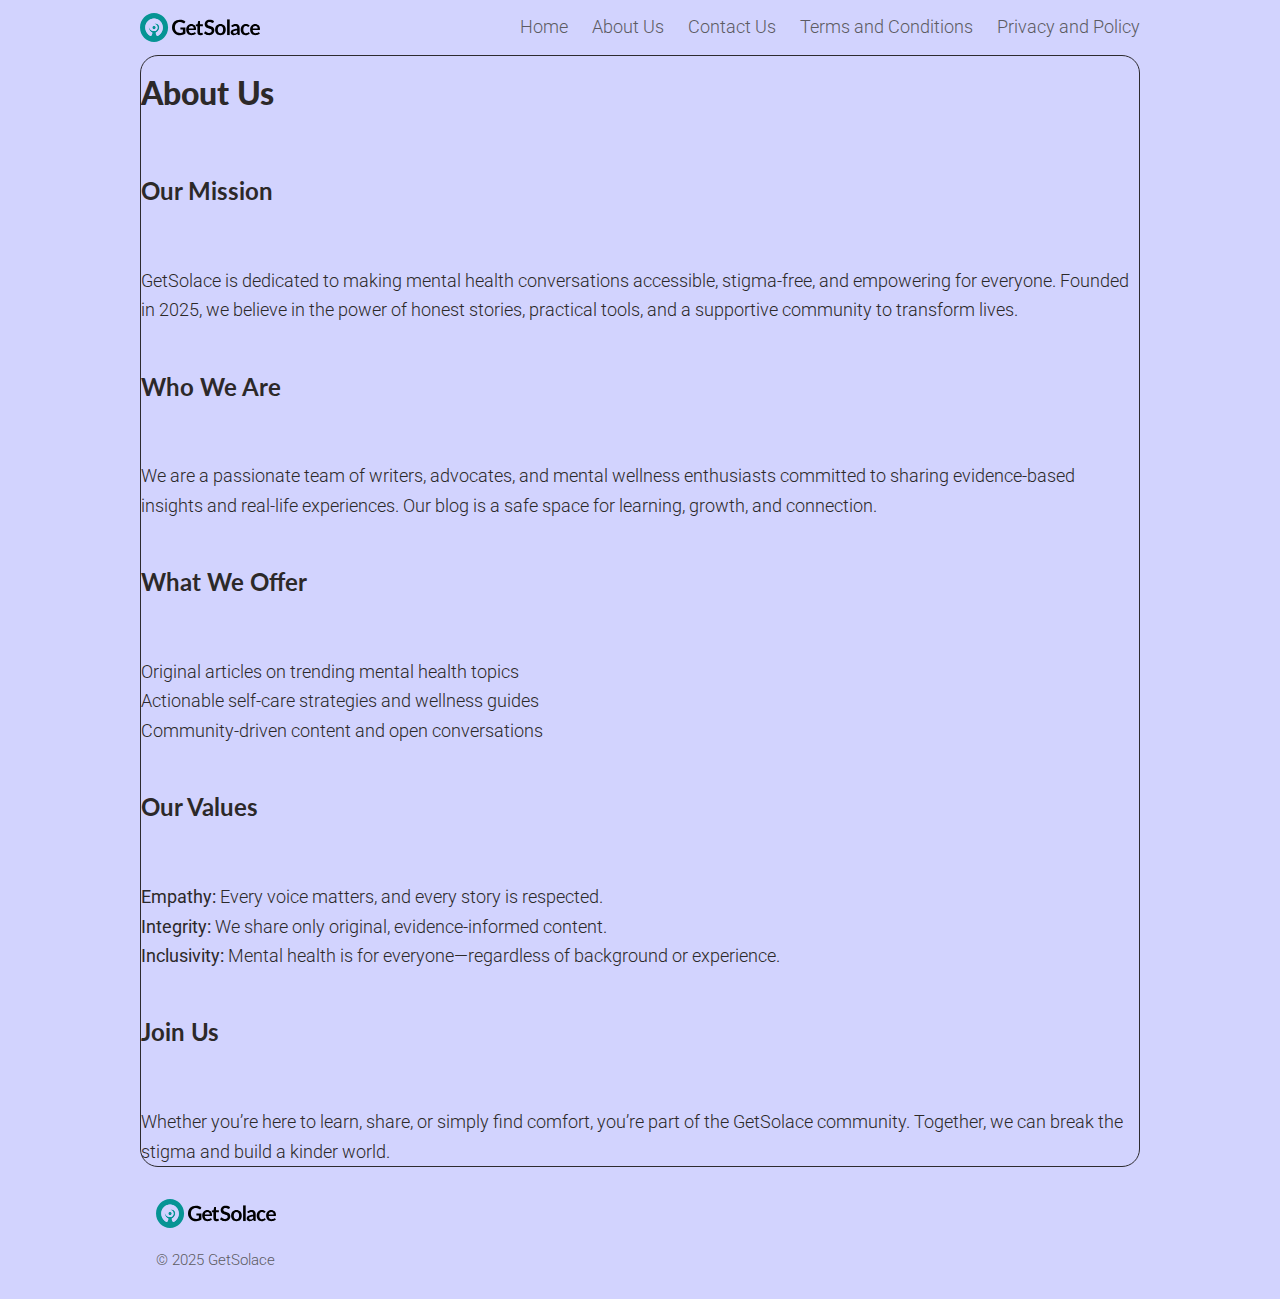
<file: about.html>
<!DOCTYPE html>
<html lang="en">
  <head>
    <meta charset="UTF-8" />
    <meta name="viewport" content="width=device-width, initial-scale=1.0" />
    <title>About Us | GetSolace</title>
    <link rel="stylesheet" href="style.css" />
    <link rel="stylesheet" href="https://cdnjs.cloudflare.com/ajax/libs/font-awesome/4.7.0/css/font-awesome.min.css">
    <script src="main.js" defer></script>
  </head>
  <body>
    <header>
      <nav>
        <div class="header__brand">
          <div class="header__logo font-secondary">
            <img src="img/logo.svg" alt="logo">
          </div>
        </div>
        <ul class="header__nav" id="navMenu" aria-hidden="true">
            <li class="header__nav-item"><a href="index.html" class="font-grey font-size-medium">Home</a></li>
            <li class="header__nav-item"><a href="about.html" class="font-grey font-size-medium">About Us</a></li>
            <li class="header__nav-item"><a href="contact.html" class="font-grey font-size-medium">Contact Us</a></li>
            <li class="header__nav-item"><a href="terms.html" class="font-grey font-size-medium">Terms and Conditions</a></li>
            <li class="header__nav-item"><a href="privacy.html" class="font-grey font-size-medium">Privacy and Policy</a></li>
        </ul>
      </nav>
    </header>
    <main>
      <section id="about" class="features">
        <article class="features__card blog__post">
          <h2>About Us</h2>
          <h3>Our Mission</h3>
          <p>
            GetSolace is dedicated to making mental health conversations accessible, stigma-free, and empowering for everyone. Founded in 2025, we believe in the power of honest stories, practical tools, and a supportive community to transform lives.
          </p>
          <h3>Who We Are</h3>
          <p>
            We are a passionate team of writers, advocates, and mental wellness enthusiasts committed to sharing evidence-based insights and real-life experiences. Our blog is a safe space for learning, growth, and connection.
          </p>
          <h3>What We Offer</h3>
          <ul>
            <li>Original articles on trending mental health topics</li>
            <li>Actionable self-care strategies and wellness guides</li>
            <li>Community-driven content and open conversations</li>
          </ul>
          <h3>Our Values</h3>
          <ul>
            <li><strong>Empathy:</strong> Every voice matters, and every story is respected.</li>
            <li><strong>Integrity:</strong> We share only original, evidence-informed content.</li>
            <li><strong>Inclusivity:</strong> Mental health is for everyone—regardless of background or experience.</li>
          </ul>
          <h3>Join Us</h3>
          <p>
            Whether you’re here to learn, share, or simply find comfort, you’re part of the GetSolace community. Together, we can break the stigma and build a kinder world.
          </p>
        </article>
      </section>
    </main>
    <footer>
      <div class="footer__container">
        <div class="footer__content">
          <div class="footer__socials">
            <div class="header__brand">
              <div class="header__logo font-secondary">
                <img src="img/logo.svg" alt="logo">
              </div>
            </div>
            <p class="font-size-small font-grey">
              <small>&copy; 2025 GetSolace</small>
            </p>
          </div>
        </div>
      </div>
    </footer>
  </body>
</html>
</file>
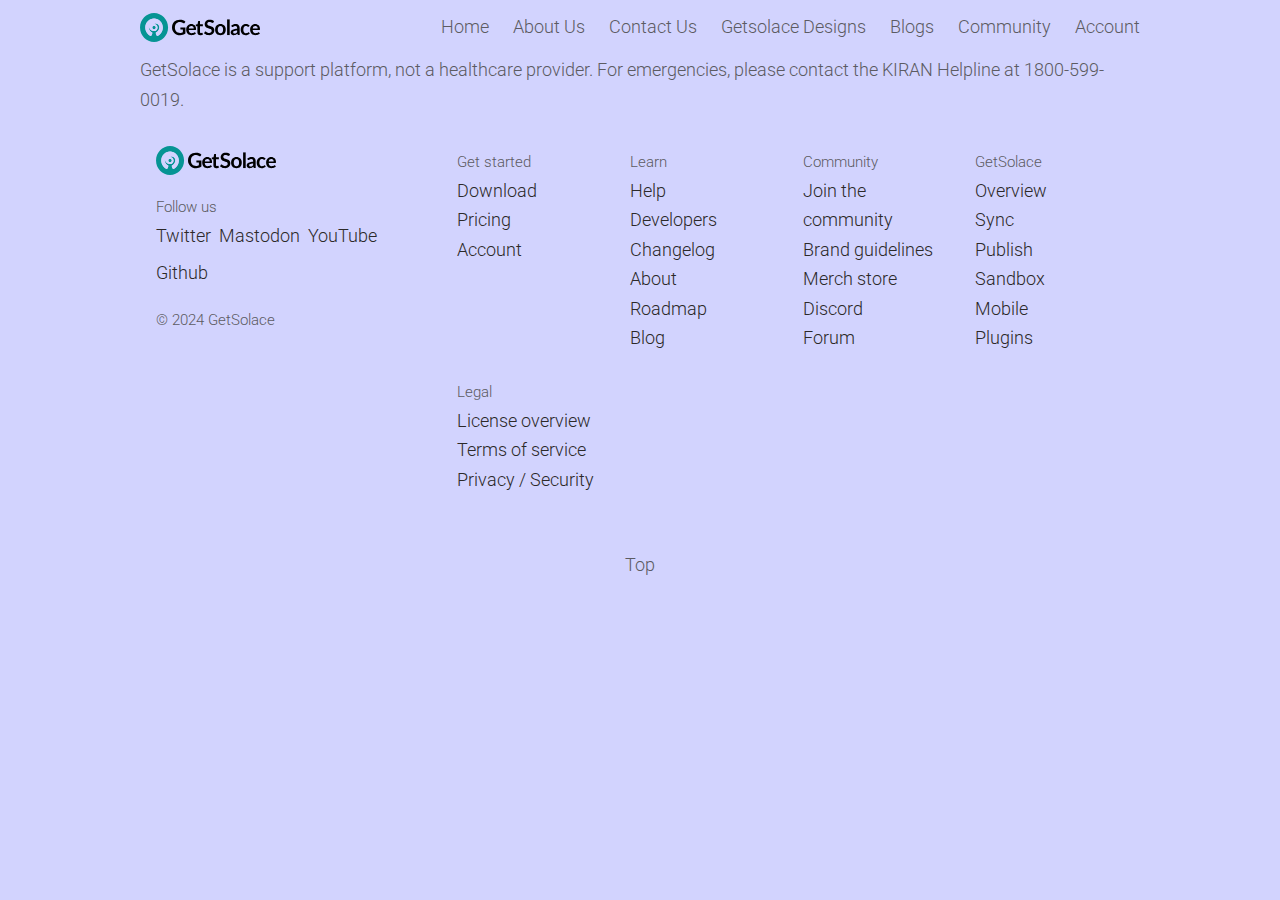
<file: account.html>
<!DOCTYPE html>
<html lang="en">
  <head>
    <meta charset="UTF-8" />
    <meta name="viewport" content="width=device-width, initial-scale=1.0" />
    <title>GetSolace</title>
    <link rel="stylesheet" href="style.css" />
    <link rel="stylesheet" href="https://cdnjs.cloudflare.com/ajax/libs/font-awesome/4.7.0/css/font-awesome.min.css">
    <script src="main.js" defer></script>
    <script async src="https://pagead2.googlesyndication.com/pagead/js/adsbygoogle.js?client=ca-pub-2463663710928497"
     crossorigin="anonymous"></script>
  </head>
  <body>
    <header>
      <nav>
        <div class="header__brand">
          <div class="header__logo font-secondary">
            <img src="img/logo.svg" alt="logo">
          </div>
          <!-- Hamburger icon for mobile -->
          <button class="header__toggle" id="navToggle" aria-label="Open menu" aria-expanded="false" aria-controls="navMenu">
            <!-- SVG Hamburger Icon -->
            <svg width="32" height="32" viewBox="0 0 32 32" fill="none">
              <rect y="7" width="32" height="3" rx="1.5" fill="#5c5b62"/>
              <rect y="15" width="32" height="3" rx="1.5" fill="#5c5b62"/>
              <rect y="23" width="32" height="3" rx="1.5" fill="#5c5b62"/>
            </svg>
          </button>
        </div>
        <ul class="header__nav" id="navMenu" aria-hidden="true">
            <li class="header__nav-item"><a href="index.html" class="font-grey font-size-medium">Home</a></li>
            <li class="header__nav-item"><a href="about.html" class="font-grey font-size-medium">About Us</a></li>
            <li class="header__nav-item"><a href="contact.html" class="font-grey font-size-medium">Contact Us</a></li>
            <li class="header__nav-item"><a href="designs.html" class="font-grey font-size-medium">Getsolace Designs</a></li>
            <li class="header__nav-item"><a href="blogs.html" class="font-grey font-size-medium">Blogs</a></li>
            <li class="header__nav-item--right"><a href="community.html" class="font-grey font-size-medium">Community</a></li>
            <li class="header__nav-item--right"><a href="account.html" class="font-grey font-size-medium">Account</a></li>
        </ul>
      </nav>
    </header>
    <footer>
      <p class="font-grey font-size-large">
        GetSolace is a support platform, not a healthcare provider. For emergencies, please contact the KIRAN Helpline at 1800-599-0019.
      </p>
      <div class="footer__container">
        <div class="footer__content">
          <div class="footer__socials">
            <div class="header__brand">
              <div class="header__logo font-secondary">
                <img src="img/logo.svg" alt="logo">
              </div>
            </div>
            <div class="footer__socials-list font-size-small">
              <p class="font-grey"><small>Follow us</small></p>
              <ul>
                <li><a href="#" class="font-light">Twitter</a></li>
                <li><a href="#" class="font-light">Mastodon</a></li>
                <li><a href="#" class="font-light">YouTube</a></li>
                <li><a href="#" class="font-light">Github</a></li>
              </ul>
            </div>
            <p class="font-size-small font-grey">
              <small>&copy; 2024 GetSolace</small>
            </p>
          </div>
          <div class="footer__links font-size-small">
            <div class="footer__links-group">
              <p class="font-grey"><small>Get started</small></p>
              <ul>
                <li><a href="#" class="font-light">Download</a></li>
                <li><a href="#" class="font-light">Pricing</a></li>
                <li><a href="#" class="font-light">Account</a></li>
              </ul>
            </div>
            <div class="footer__links-group">
              <p class="font-grey"><small>Learn</small></p>
              <ul>
                <li><a href="#" class="font-light">Help</a></li>
                <li><a href="#" class="font-light">Developers</a></li>
                <li><a href="#" class="font-light">Changelog</a></li>
                <li><a href="#" class="font-light">About</a></li>
                <li><a href="#" class="font-light">Roadmap</a></li>
                <li><a href="#" class="font-light">Blog</a></li>
              </ul>
            </div>
            <div class="footer__links-group">
              <p class="font-grey"><small>Community</small></p>
              <ul>
                <li><a href="#" class="font-light">Join the community</a></li>
                <li><a href="#" class="font-light">Brand guidelines</a></li>
                <li><a href="#" class="font-light">Merch store</a></li>
                <li><a href="#" class="font-light">Discord</a></li>
                <li><a href="#" class="font-light">Forum</a></li>
              </ul>
            </div>
            <div class="footer__links-group">
              <p class="font-grey"><small>GetSolace</small></p>
              <ul>
                <li><a href="#" class="font-light">Overview</a></li>
                <li><a href="#" class="font-light">Sync</a></li>
                <li><a href="#" class="font-light">Publish</a></li>
                <li><a href="#" class="font-light">Sandbox</a></li>
                <li><a href="#" class="font-light">Mobile</a></li>
                <li><a href="#" class="font-light">Plugins</a></li>
              </ul>
            </div>
            <div class="footer__links-group">
              <p class="font-grey"><small>Legal</small></p>
              <ul>
                <li><a href="#" class="font-light">License overview</a></li>
                <li><a href="#" class="font-light">Terms of service</a></li>
                <li><a href="#" class="font-light">Privacy / Security</a></li>
              </ul>
            </div>
          </div>
        </div>
        <div class="footer__return-link">
          <a href="#" class="font-grey font-size-small">Top</a>
        </div>
      </div>
    </footer>
  </body>
</html>
</file>
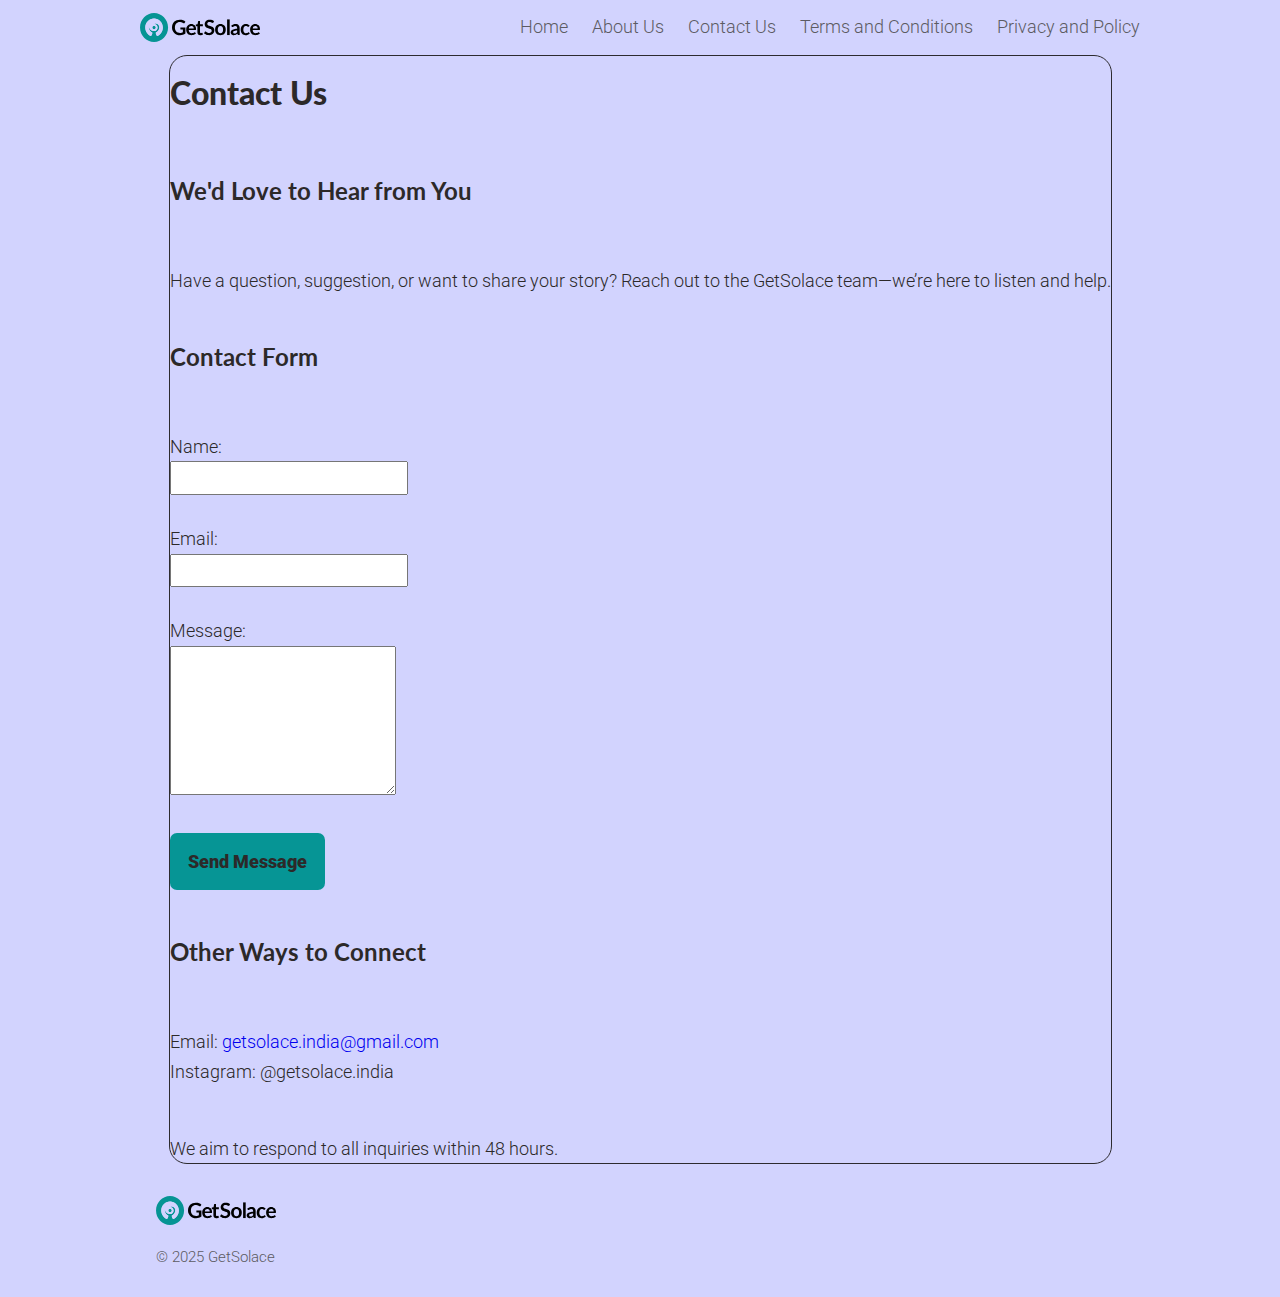
<file: contact.html>
<!DOCTYPE html>
<html lang="en">
  <head>
    <meta charset="UTF-8" />
    <meta name="viewport" content="width=device-width, initial-scale=1.0" />
    <title>Contact Us | GetSolace</title>
    <link rel="stylesheet" href="style.css" />
    <link rel="stylesheet" href="https://cdnjs.cloudflare.com/ajax/libs/font-awesome/4.7.0/css/font-awesome.min.css">
    <script src="main.js" defer></script>
  </head>
  <body>
    <header>
      <nav>
        <div class="header__brand">
          <div class="header__logo font-secondary">
            <img src="img/logo.svg" alt="logo">
          </div>
        </div>
        <ul class="header__nav" id="navMenu" aria-hidden="true">
            <li class="header__nav-item"><a href="index.html" class="font-grey font-size-medium">Home</a></li>
            <li class="header__nav-item"><a href="about.html" class="font-grey font-size-medium">About Us</a></li>
            <li class="header__nav-item"><a href="contact.html" class="font-grey font-size-medium">Contact Us</a></li>
            <li class="header__nav-item"><a href="terms.html" class="font-grey font-size-medium">Terms and Conditions</a></li>
            <li class="header__nav-item"><a href="privacy.html" class="font-grey font-size-medium">Privacy and Policy</a></li>
        </ul>
      </nav>
    </header>
    <main>
      <section id="contact" class="features">
        <article class="features__card blog__post">
          <h2>Contact Us</h2>
          <h3>We'd Love to Hear from You</h3>
          <p>
            Have a question, suggestion, or want to share your story? Reach out to the GetSolace team—we’re here to listen and help.
          </p>
          <h3>Contact Form</h3>
          <form action="mailto:getsolace.india@gmail.com" method="post" enctype="text/plain" class="contact-form">
            <label for="name">Name:</label><br>
            <input type="text" id="name" name="name" required><br><br>
            <label for="email">Email:</label><br>
            <input type="email" id="email" name="email" required><br><br>
            <label for="message">Message:</label><br>
            <textarea id="message" name="message" rows="5" required></textarea><br><br>
            <button type="submit" class="background-secondary font-light fw-bold">Send Message</button>
          </form>
          <h3>Other Ways to Connect</h3>
          <ul>
            <li>Email: <a href="mailto:your@email.com">getsolace.india@gmail.com</a></li>
            <li>Instagram: <span>@getsolace.india</span></li>
          </ul>
          <p>
            We aim to respond to all inquiries within 48 hours.
          </p>
        </article>
      </section>
    </main>
    <footer>
      <div class="footer__container">
        <div class="footer__content">
          <div class="footer__socials">
            <div class="header__brand">
              <div class="header__logo font-secondary">
                <img src="img/logo.svg" alt="logo">
              </div>
            </div>
            <p class="font-size-small font-grey">
              <small>&copy; 2025 GetSolace</small>
            </p>
          </div>
        </div>
      </div>
    </footer>
  </body>
</html>
</file>
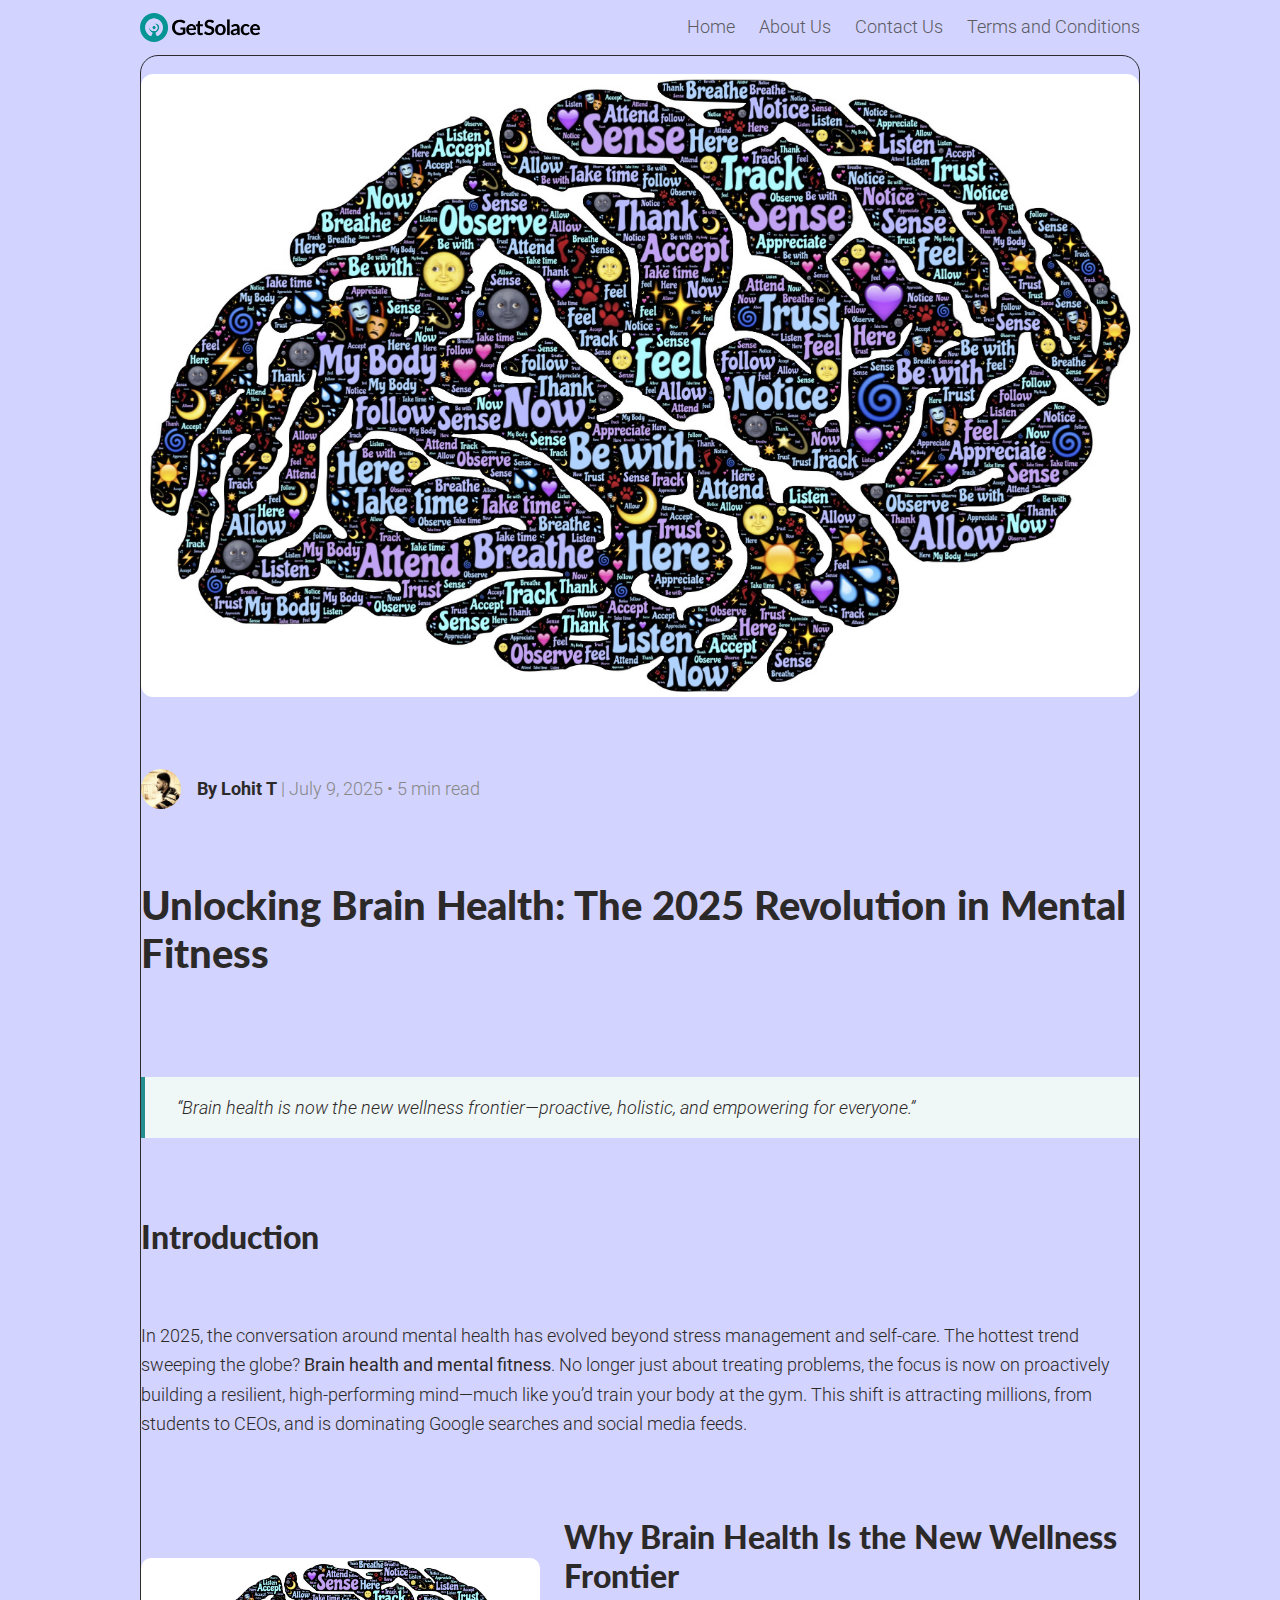
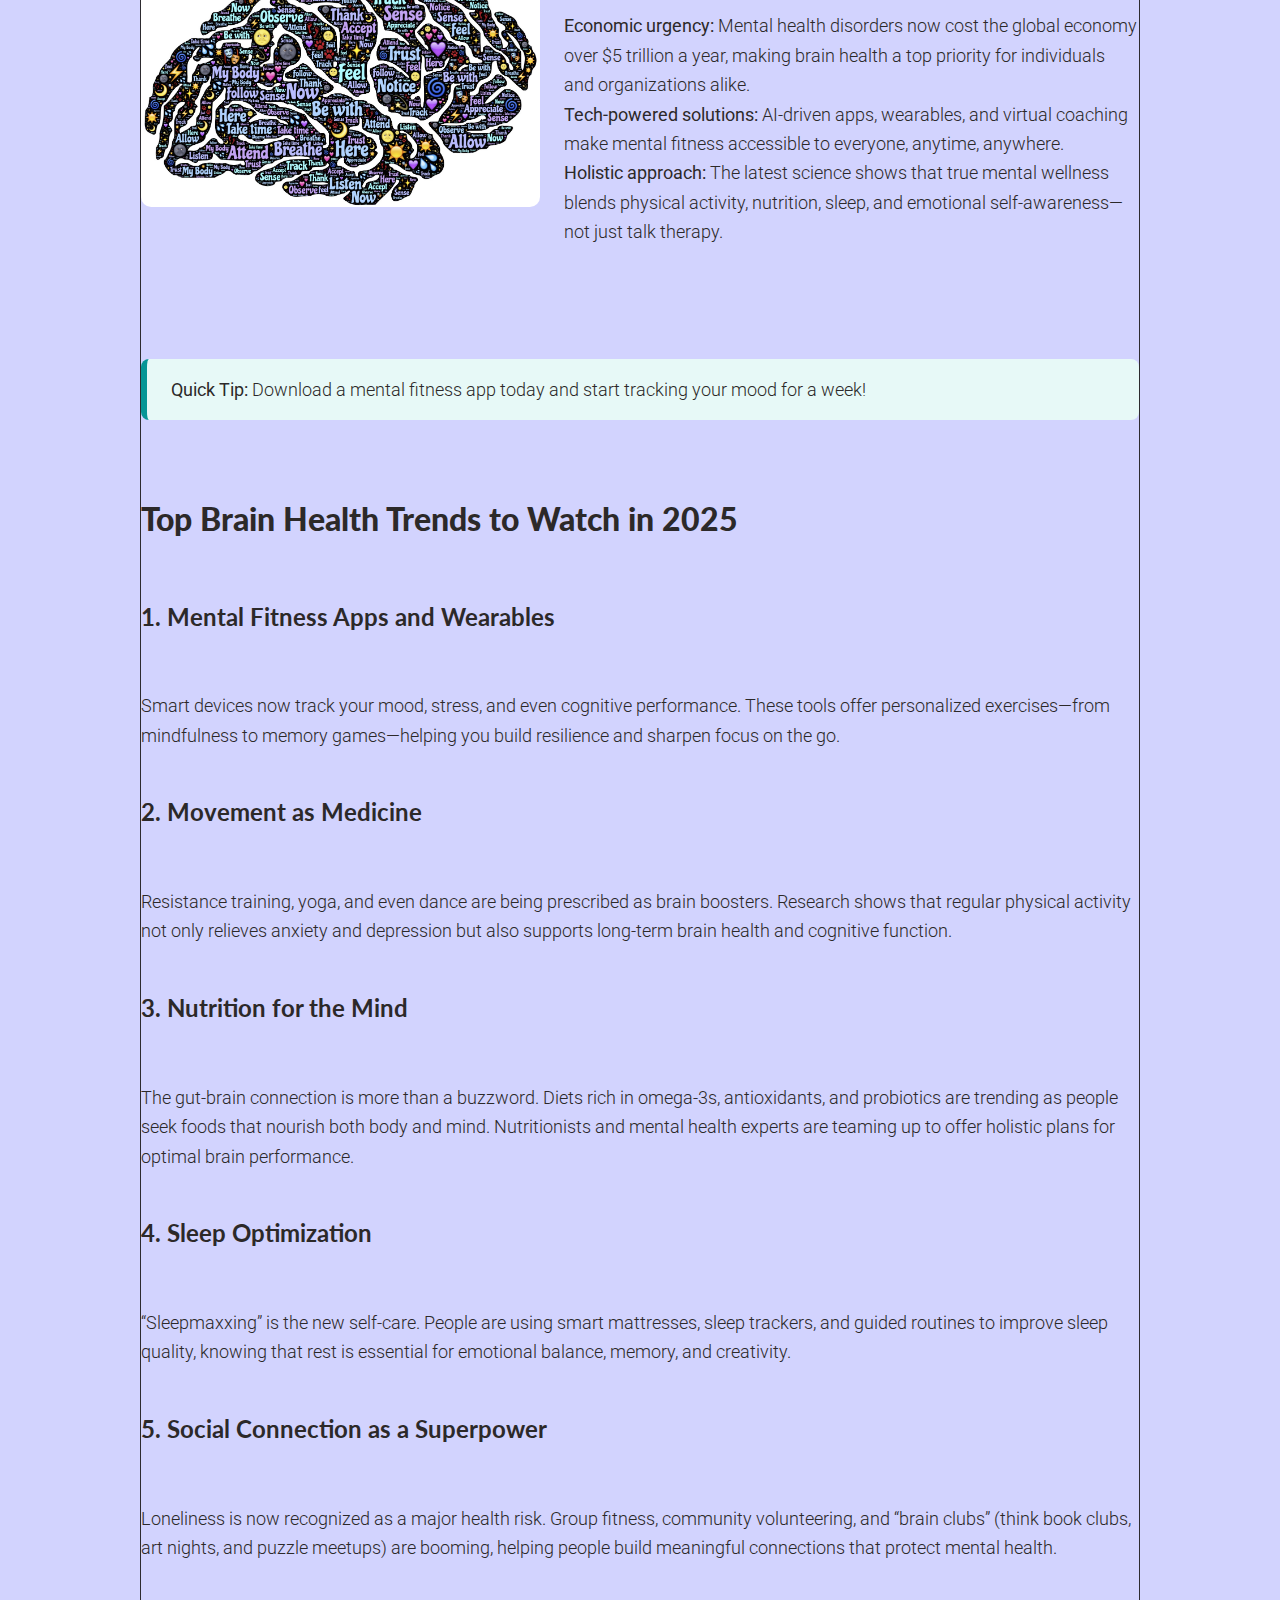
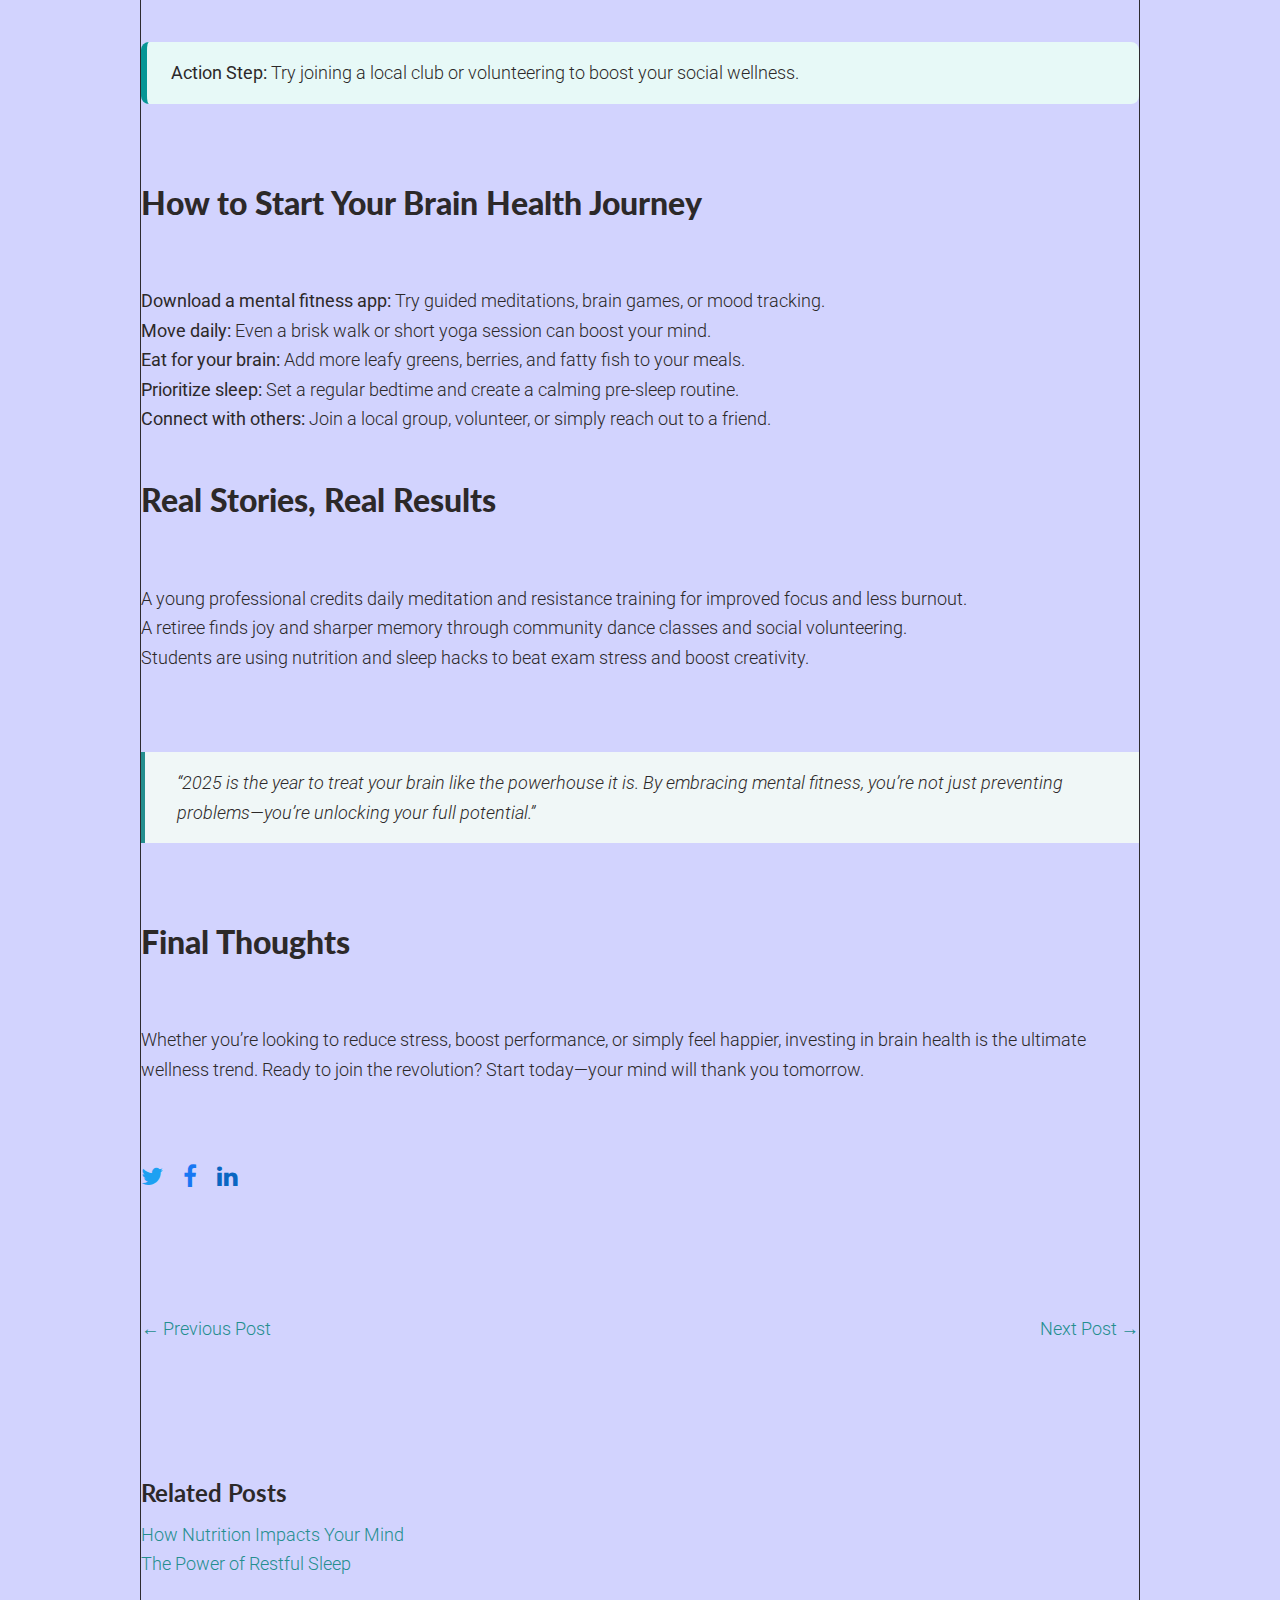
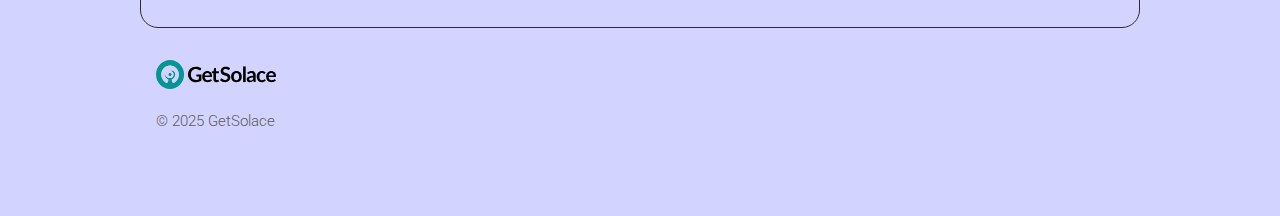
<file: post_1.html>
<!DOCTYPE html>
<html lang="en">
  <head>
    <meta charset="UTF-8" />
    <meta name="viewport" content="width=device-width, initial-scale=1.0" />
    <title>Unlocking Brain Health: The 2025 Revolution | GetSolace</title>
    <meta name="description" content="Explore the latest trends in brain health and mental fitness for 2025. Learn how to optimize your mind and well-being with actionable tips, inspiring stories, and expert insights.">
    <link rel="stylesheet" href="style.css" />
    <link rel="stylesheet" href="https://cdnjs.cloudflare.com/ajax/libs/font-awesome/4.7.0/css/font-awesome.min.css">
    <script src="main.js" defer></script>
  </head>
  <body>
    <!-- Header -->
    <header>
      <nav>
        <div class="header__brand">
          <div class="header__logo font-secondary">
            <img src="img/logo.svg" alt="logo">
          </div>
          <button class="header__toggle" id="navToggle" aria-label="Open menu" aria-expanded="false" aria-controls="navMenu">
            <svg width="32" height="32" viewBox="0 0 32 32" fill="none">
              <rect y="7" width="32" height="3" rx="1.5" fill="#5c5b62"/>
              <rect y="15" width="32" height="3" rx="1.5" fill="#5c5b62"/>
              <rect y="23" width="32" height="3" rx="1.5" fill="#5c5b62"/>
            </svg>
          </button>
        </div>
        <ul class="header__nav" id="navMenu" aria-hidden="true">
          <li class="header__nav-item"><a href="index.html" class="font-grey font-size-medium">Home</a></li>
          <li class="header__nav-item"><a href="about.html" class="font-grey font-size-medium">About Us</a></li>
          <li class="header__nav-item"><a href="contact.html" class="font-grey font-size-medium">Contact Us</a></li>
          <li class="header__nav-item"><a href="terms.html" class="font-grey font-size-medium">Terms and Conditions</a></li>
        </ul>
      </nav>
    </header>

    <main>
      <section id="blog" class="features">
        <article class="features__card blog__post">
          <!-- Featured Banner Image -->
          <img src="images/post_1/post1-feature.jpg" alt="Unlocking Brain Health" class="post-feature-image" style="width:100%; border-radius:12px; margin-bottom:1.5rem;">

          <!-- Post Metadata -->
          <div class="post-meta" style="display:flex; align-items:center; gap:1rem; margin-bottom:1.5rem;">
            <img src="images/author.jpg" alt="Lohit T" style="width:40px; height:40px; border-radius:50%; object-fit:cover;">
            <div>
              <span style="font-weight:700;">By Lohit T</span>
              <span style="color:#888;">| July 9, 2025 • 5 min read</span>
            </div>
          </div>

          <!-- Main Title -->
          <h1>Unlocking Brain Health: The 2025 Revolution in Mental Fitness</h1>

          <!-- Pull Quote -->
          <blockquote style="border-left:4px solid #248e8e; margin:2rem 0; padding:1rem 2rem; background:#f0f7f7; font-style:italic;">
            “Brain health is now the new wellness frontier—proactive, holistic, and empowering for everyone.”
          </blockquote>

          <!-- Introduction -->
          <h2>Introduction</h2>
          <p>
            In 2025, the conversation around mental health has evolved beyond stress management and self-care. The hottest trend sweeping the globe? <strong>Brain health and mental fitness</strong>. No longer just about treating problems, the focus is now on proactively building a resilient, high-performing mind—much like you’d train your body at the gym. This shift is attracting millions, from students to CEOs, and is dominating Google searches and social media feeds.
          </p>

          <!-- Section with Image and Text Side by Side -->
          <div style="display:flex; gap:1.5rem; align-items:center; margin:2rem 0;">
            <img src="images/post_1/post1-feature.jpg" alt="Brain Wellness" style="width:40%; border-radius:10px;">
            <div>
              <h2>Why Brain Health Is the New Wellness Frontier</h2>
              <ul>
                <li><strong>Economic urgency:</strong> Mental health disorders now cost the global economy over $5 trillion a year, making brain health a top priority for individuals and organizations alike.</li>
                <li><strong>Tech-powered solutions:</strong> AI-driven apps, wearables, and virtual coaching make mental fitness accessible to everyone, anytime, anywhere.</li>
                <li><strong>Holistic approach:</strong> The latest science shows that true mental wellness blends physical activity, nutrition, sleep, and emotional self-awareness—not just talk therapy.</li>
              </ul>
            </div>
          </div>

          <!-- Call-to-Action Box -->
          <div style="background:#e7f9f7; border-left:6px solid #069595; padding:1rem 1.5rem; margin:2rem 0; border-radius:8px;">
            <strong>Quick Tip:</strong> Download a mental fitness app today and start tracking your mood for a week!
          </div>

          <!-- Top Brain Health Trends -->
          <h2>Top Brain Health Trends to Watch in 2025</h2>

          <h3>1. Mental Fitness Apps and Wearables</h3>
          <p>
            Smart devices now track your mood, stress, and even cognitive performance. These tools offer personalized exercises—from mindfulness to memory games—helping you build resilience and sharpen focus on the go.
          </p>

          <h3>2. Movement as Medicine</h3>
          <p>
            Resistance training, yoga, and even dance are being prescribed as brain boosters. Research shows that regular physical activity not only relieves anxiety and depression but also supports long-term brain health and cognitive function.
          </p>

          <h3>3. Nutrition for the Mind</h3>
          <p>
            The gut-brain connection is more than a buzzword. Diets rich in omega-3s, antioxidants, and probiotics are trending as people seek foods that nourish both body and mind. Nutritionists and mental health experts are teaming up to offer holistic plans for optimal brain performance.
          </p>

          <h3>4. Sleep Optimization</h3>
          <p>
            “Sleepmaxxing” is the new self-care. People are using smart mattresses, sleep trackers, and guided routines to improve sleep quality, knowing that rest is essential for emotional balance, memory, and creativity.
          </p>

          <h3>5. Social Connection as a Superpower</h3>
          <p>
            Loneliness is now recognized as a major health risk. Group fitness, community volunteering, and “brain clubs” (think book clubs, art nights, and puzzle meetups) are booming, helping people build meaningful connections that protect mental health.
          </p>

          <!-- Call-to-Action Box -->
          <div style="background:#e7f9f7; border-left:6px solid #069595; padding:1rem 1.5rem; margin:2rem 0; border-radius:8px;">
            <strong>Action Step:</strong> Try joining a local club or volunteering to boost your social wellness.
          </div>

          <!-- How to Start Your Brain Health Journey -->
          <h2>How to Start Your Brain Health Journey</h2>
          <ul>
            <li><strong>Download a mental fitness app:</strong> Try guided meditations, brain games, or mood tracking.</li>
            <li><strong>Move daily:</strong> Even a brisk walk or short yoga session can boost your mind.</li>
            <li><strong>Eat for your brain:</strong> Add more leafy greens, berries, and fatty fish to your meals.</li>
            <li><strong>Prioritize sleep:</strong> Set a regular bedtime and create a calming pre-sleep routine.</li>
            <li><strong>Connect with others:</strong> Join a local group, volunteer, or simply reach out to a friend.</li>
          </ul>

          <!-- Real Stories Section -->
          <h2>Real Stories, Real Results</h2>
          <ul>
            <li>A young professional credits daily meditation and resistance training for improved focus and less burnout.</li>
            <li>A retiree finds joy and sharper memory through community dance classes and social volunteering.</li>
            <li>Students are using nutrition and sleep hacks to beat exam stress and boost creativity.</li>
          </ul>

          <!-- Pull Quote -->
          <blockquote style="border-left:4px solid #248e8e; margin:2rem 0; padding:1rem 2rem; background:#f0f7f7; font-style:italic;">
            “2025 is the year to treat your brain like the powerhouse it is. By embracing mental fitness, you’re not just preventing problems—you’re unlocking your full potential.”
          </blockquote>

          <!-- Final Thoughts -->
          <h2>Final Thoughts</h2>
          <p>
            Whether you’re looking to reduce stress, boost performance, or simply feel happier, investing in brain health is the ultimate wellness trend. Ready to join the revolution? Start today—your mind will thank you tomorrow.
          </p>

          <!-- Social Sharing Buttons -->
          <div class="social-share" style="margin:2rem 0;">
            <a href="https://twitter.com/intent/tweet?url=YOUR_URL" class="fa fa-twitter" style="font-size:1.5rem; margin-right:1rem; color:#1da1f2;" aria-label="Share on Twitter"></a>
            <a href="https://facebook.com/sharer/sharer.php?u=YOUR_URL" class="fa fa-facebook" style="font-size:1.5rem; margin-right:1rem; color:#1877f3;" aria-label="Share on Facebook"></a>
            <a href="https://www.linkedin.com/shareArticle?url=YOUR_URL" class="fa fa-linkedin" style="font-size:1.5rem; color:#0a66c2;" aria-label="Share on LinkedIn"></a>
          </div>

          <!-- Previous/Next Post Navigation -->
          <nav class="post-navigation" style="display:flex; justify-content:space-between; margin:2.5rem 0;">
            <a href="post_0.html" style="color:#248e8e;">← Previous Post</a>
            <a href="post_2.html" style="color:#248e8e;">Next Post →</a>
          </nav>

          <!-- Related Posts Section -->
          <section style="margin:3rem 0;">
            <h3>Related Posts</h3>
            <ul style="list-style:none; padding:0;">
              <li><a href="post_2.html" style="color:#248e8e;">How Nutrition Impacts Your Mind</a></li>
              <li><a href="post_3.html" style="color:#248e8e;">The Power of Restful Sleep</a></li>
            </ul>
          </section>
        </article>
      </section>
    </main>

    <!-- Footer -->
    <footer>
      <div class="footer__container">
        <div class="footer__content">
          <div class="footer__socials">
            <div class="header__brand">
              <div class="header__logo font-secondary">
                <img src="img/logo.svg" alt="logo">
              </div>
            </div>
            <p class="font-size-small font-grey">
              <small>&copy; 2025 GetSolace</small>
            </p>
          </div>
        </div>
        <div class="footer__return-link"></div>
      </div>
    </footer>
  </body>
</html>
</file>
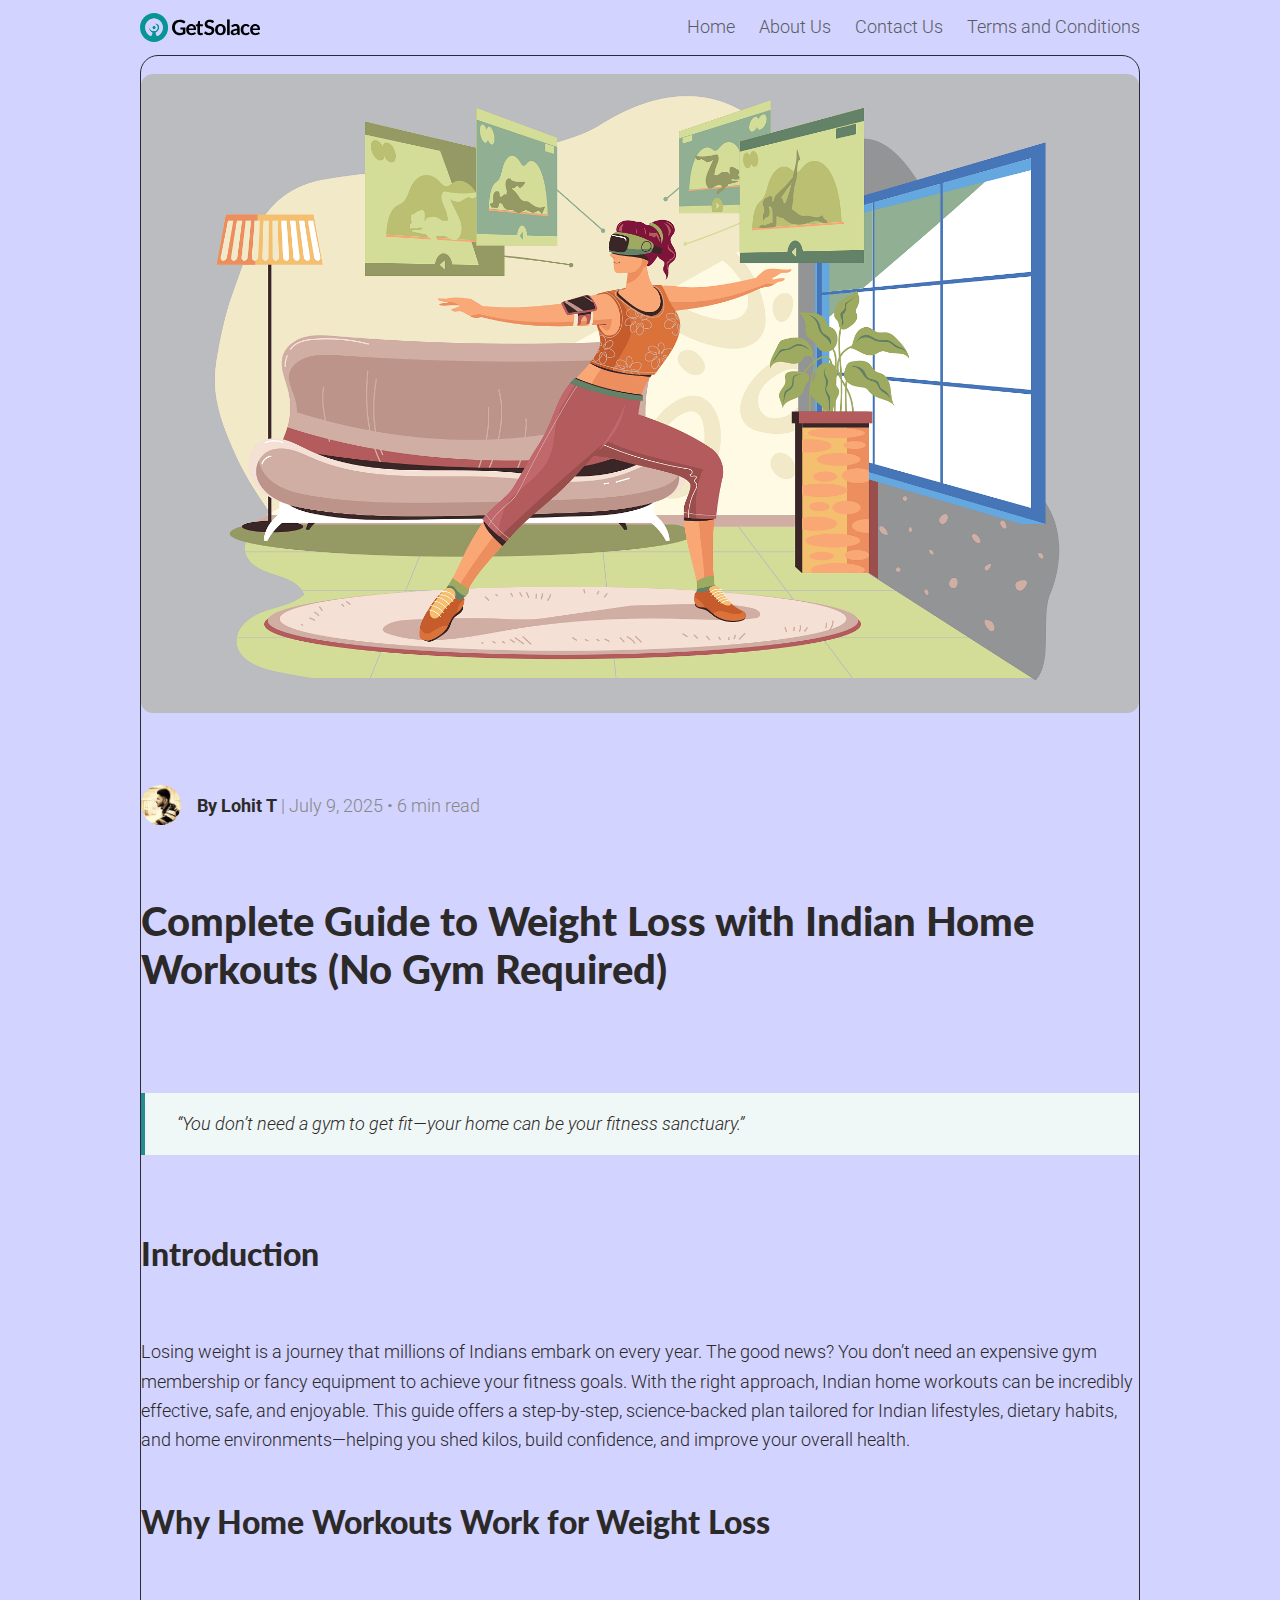
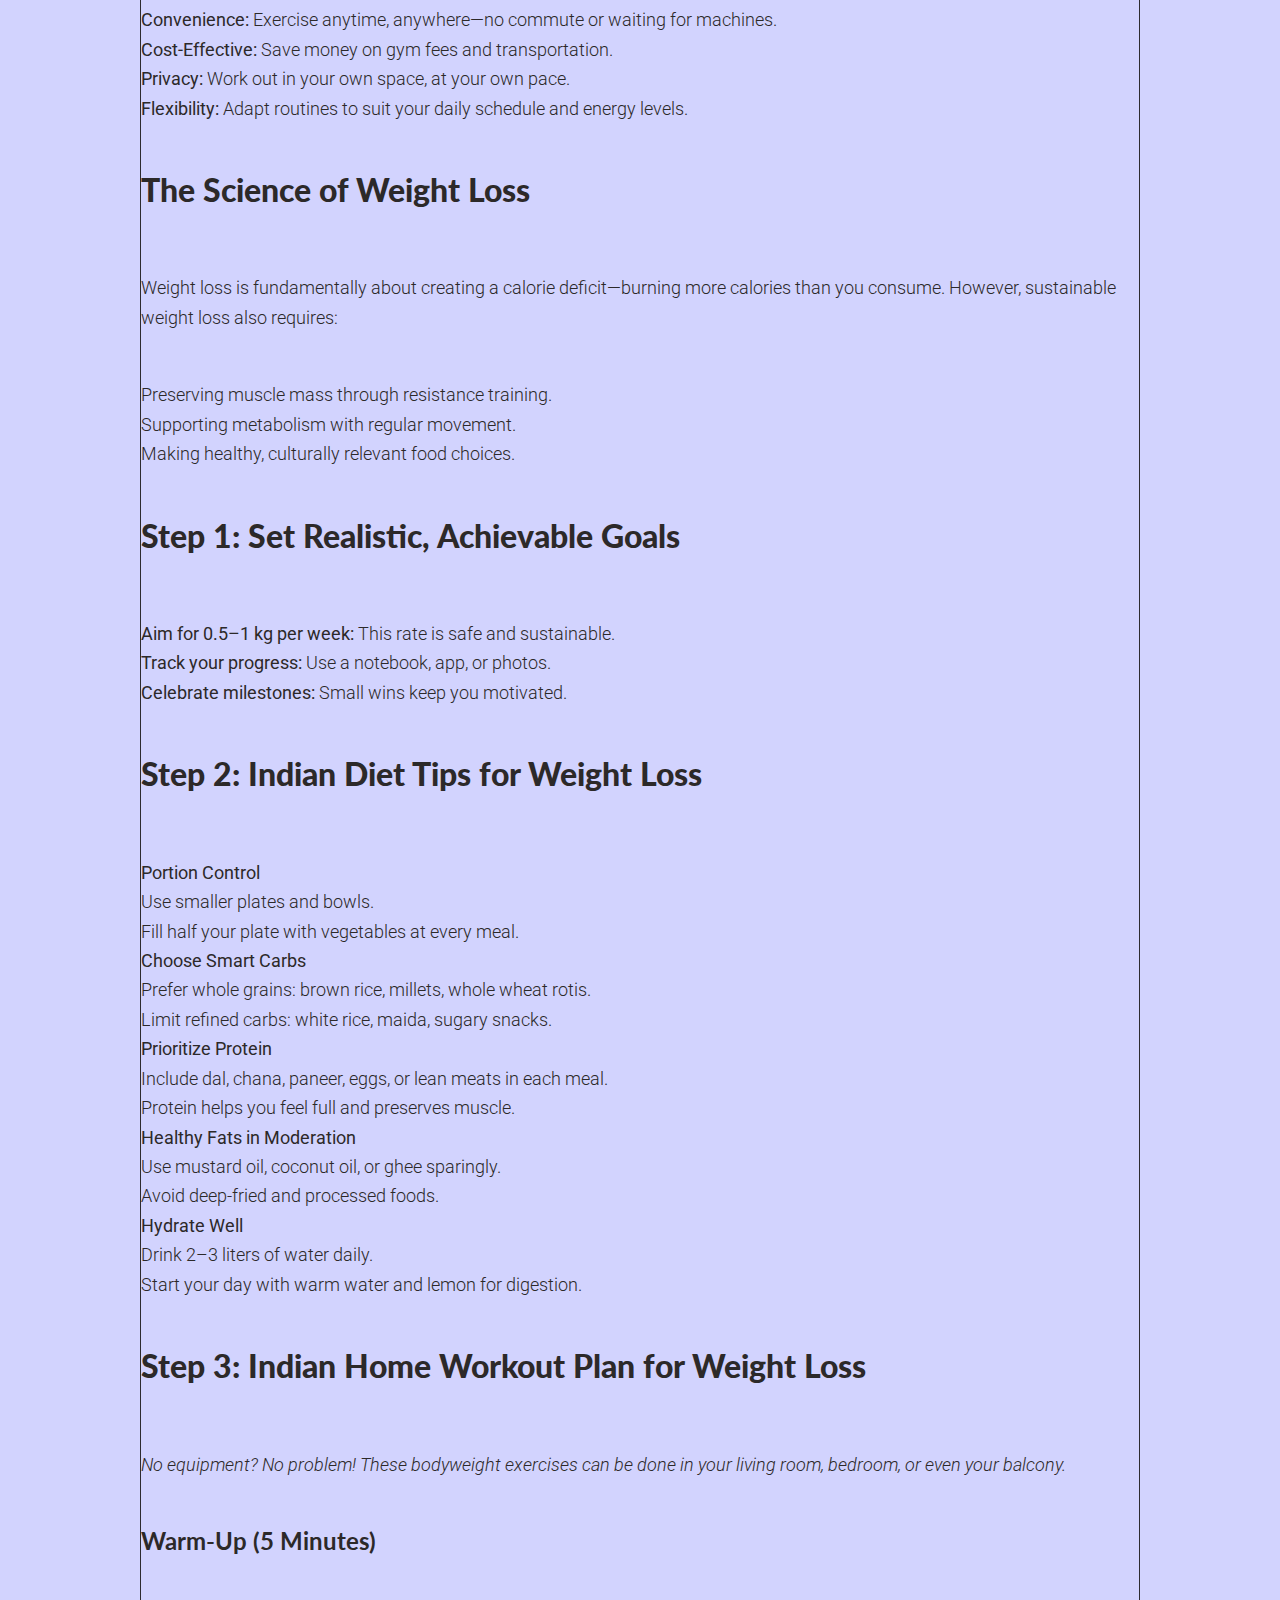
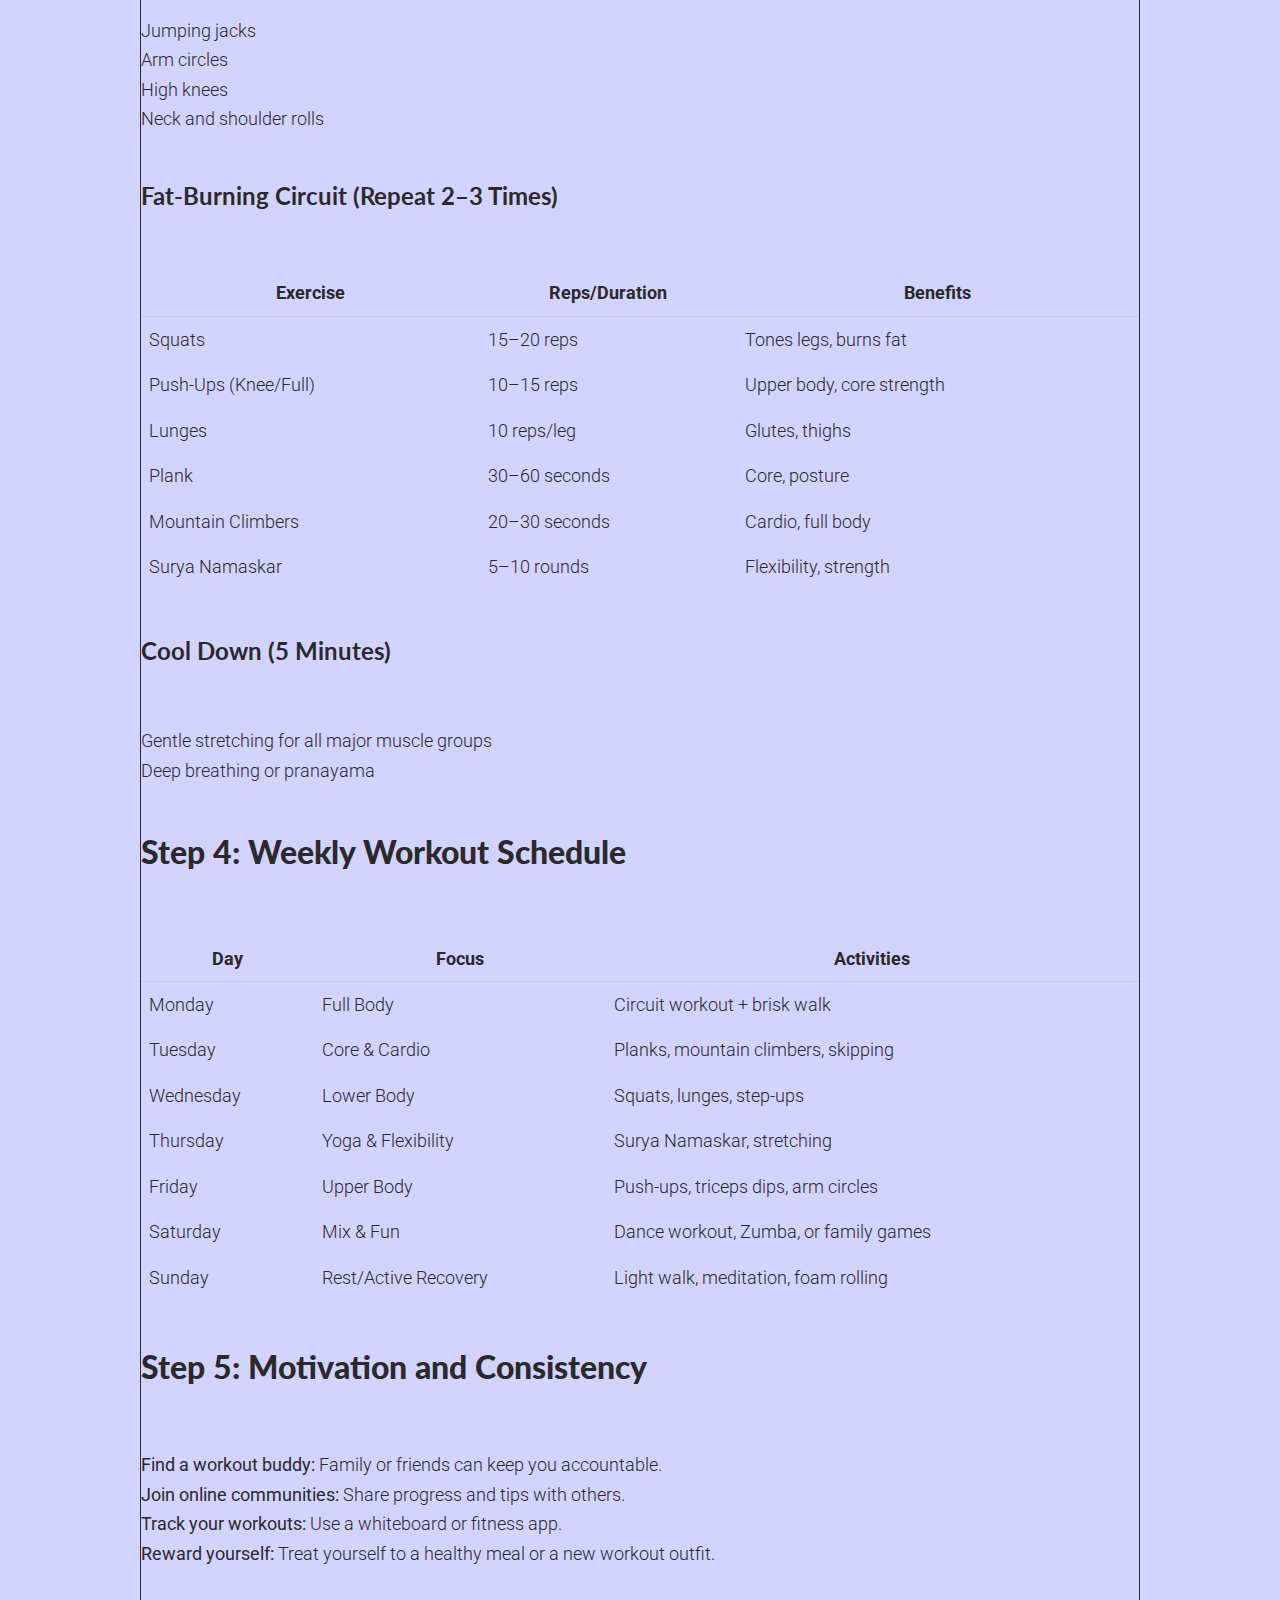
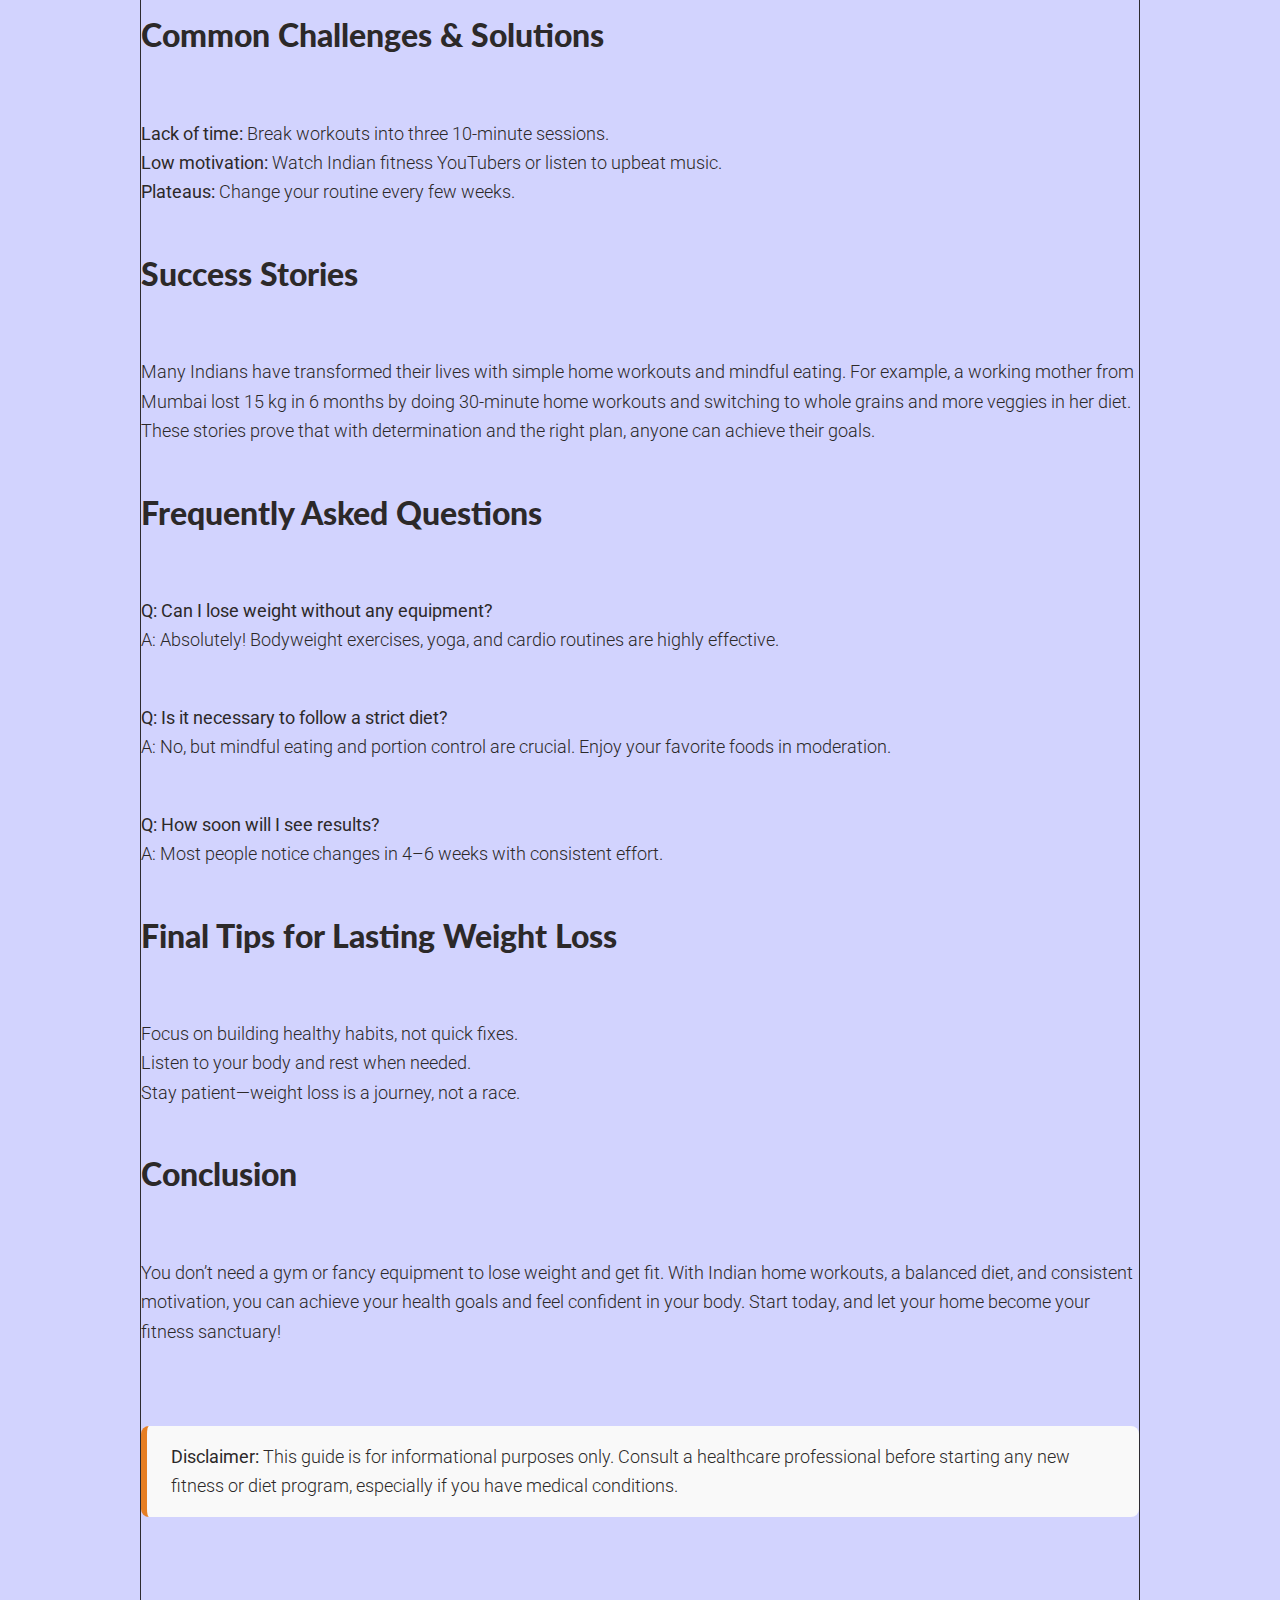
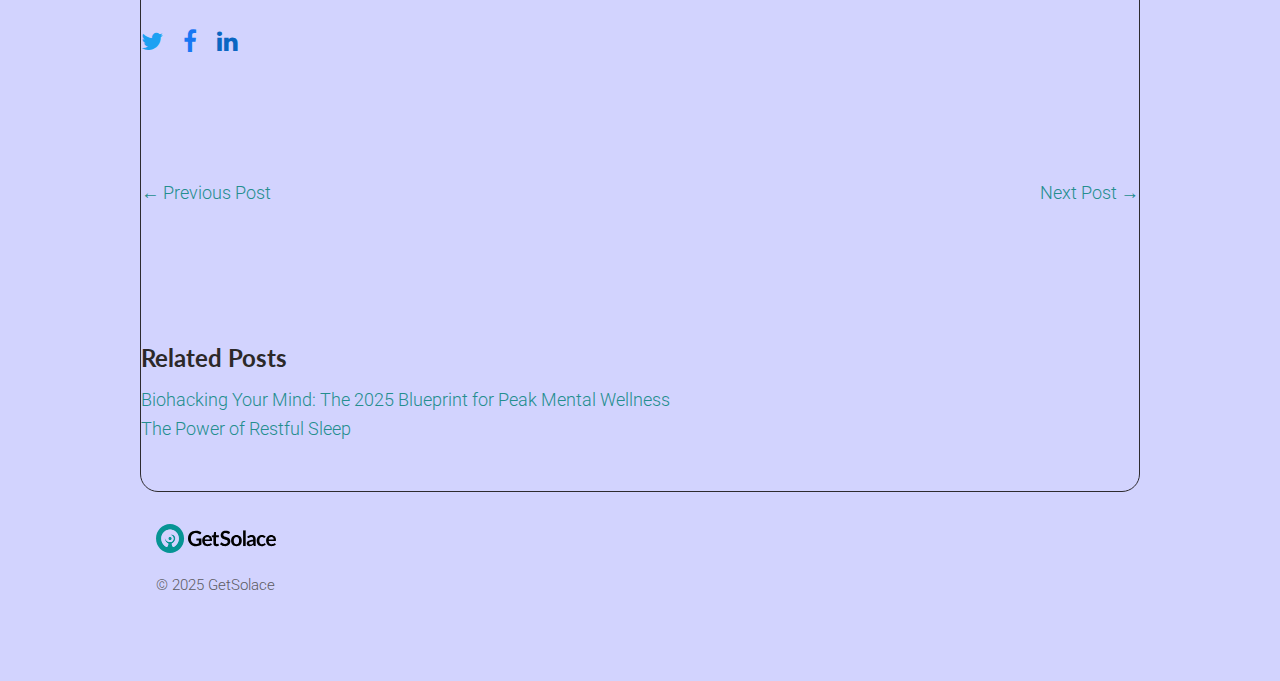
<file: post_3.html>
<!DOCTYPE html>
<html lang="en">
  <head>
    <meta charset="UTF-8" />
    <meta name="viewport" content="width=device-width, initial-scale=1.0" />
    <title>Complete Guide to Weight Loss with Indian Home Workouts | GetSolace</title>
    <meta name="description" content="A step-by-step, science-backed guide to weight loss with Indian home workouts. No gym required—just effective routines, diet tips, and motivation for lasting results.">
    <link rel="stylesheet" href="style.css" />
    <link rel="stylesheet" href="https://cdnjs.cloudflare.com/ajax/libs/font-awesome/4.7.0/css/font-awesome.min.css">
    <script src="main.js" defer></script>
  </head>
  <body>
    <!-- Header -->
    <header>
      <nav>
        <div class="header__brand">
          <div class="header__logo font-secondary">
            <img src="img/logo.svg" alt="logo">
          </div>
          <button class="header__toggle" id="navToggle" aria-label="Open menu" aria-expanded="false" aria-controls="navMenu">
            <svg width="32" height="32" viewBox="0 0 32 32" fill="none">
              <rect y="7" width="32" height="3" rx="1.5" fill="#5c5b62"/>
              <rect y="15" width="32" height="3" rx="1.5" fill="#5c5b62"/>
              <rect y="23" width="32" height="3" rx="1.5" fill="#5c5b62"/>
            </svg>
          </button>
        </div>
        <ul class="header__nav" id="navMenu" aria-hidden="true">
          <li class="header__nav-item"><a href="index.html" class="font-grey font-size-medium">Home</a></li>
          <li class="header__nav-item"><a href="about.html" class="font-grey font-size-medium">About Us</a></li>
          <li class="header__nav-item"><a href="contact.html" class="font-grey font-size-medium">Contact Us</a></li>
          <li class="header__nav-item"><a href="terms.html" class="font-grey font-size-medium">Terms and Conditions</a></li>
        </ul>
      </nav>
    </header>

    <main>
      <section id="blog" class="features">
        <article class="features__card blog__post">
          <!-- Featured Banner Image -->
          <img src="images/post_3/indian-home-workout-feature.jpg" alt="Indian Home Workout" class="post-feature-image" style="width:100%; border-radius:12px; margin-bottom:1.5rem;">

          <!-- Post Metadata -->
          <div class="post-meta" style="display:flex; align-items:center; gap:1rem; margin-bottom:1.5rem;">
            <img src="images/author.jpg" alt="Lohit T" style="width:40px; height:40px; border-radius:50%; object-fit:cover;">
            <div>
              <span style="font-weight:700;">By Lohit T</span>
              <span style="color:#888;">| July 9, 2025 • 6 min read</span>
            </div>
          </div>

          <!-- Main Title -->
          <h1>Complete Guide to Weight Loss with Indian Home Workouts (No Gym Required)</h1>

          <!-- Pull Quote -->
          <blockquote style="border-left:4px solid #248e8e; margin:2rem 0; padding:1rem 2rem; background:#f0f7f7; font-style:italic;">
            “You don’t need a gym to get fit—your home can be your fitness sanctuary.”
          </blockquote>

          <!-- Introduction -->
          <h2>Introduction</h2>
          <p>
            Losing weight is a journey that millions of Indians embark on every year. The good news? You don’t need an expensive gym membership or fancy equipment to achieve your fitness goals. With the right approach, Indian home workouts can be incredibly effective, safe, and enjoyable. This guide offers a step-by-step, science-backed plan tailored for Indian lifestyles, dietary habits, and home environments—helping you shed kilos, build confidence, and improve your overall health.
          </p>

          <!-- Why Home Workouts Work for Weight Loss -->
          <h2>Why Home Workouts Work for Weight Loss</h2>
          <ul>
            <li><strong>Convenience:</strong> Exercise anytime, anywhere—no commute or waiting for machines.</li>
            <li><strong>Cost-Effective:</strong> Save money on gym fees and transportation.</li>
            <li><strong>Privacy:</strong> Work out in your own space, at your own pace.</li>
            <li><strong>Flexibility:</strong> Adapt routines to suit your daily schedule and energy levels.</li>
          </ul>

          <!-- The Science of Weight Loss -->
          <h2>The Science of Weight Loss</h2>
          <p>
            Weight loss is fundamentally about creating a calorie deficit—burning more calories than you consume. However, sustainable weight loss also requires:
          </p>
          <ul>
            <li>Preserving muscle mass through resistance training.</li>
            <li>Supporting metabolism with regular movement.</li>
            <li>Making healthy, culturally relevant food choices.</li>
          </ul>

          <!-- Step 1: Set Realistic, Achievable Goals -->
          <h2>Step 1: Set Realistic, Achievable Goals</h2>
          <ul>
            <li><strong>Aim for 0.5–1 kg per week:</strong> This rate is safe and sustainable.</li>
            <li><strong>Track your progress:</strong> Use a notebook, app, or photos.</li>
            <li><strong>Celebrate milestones:</strong> Small wins keep you motivated.</li>
          </ul>

          <!-- Step 2: Indian Diet Tips for Weight Loss -->
          <h2>Step 2: Indian Diet Tips for Weight Loss</h2>
          <ol>
            <li>
              <strong>Portion Control</strong>
              <ul>
                <li>Use smaller plates and bowls.</li>
                <li>Fill half your plate with vegetables at every meal.</li>
              </ul>
            </li>
            <li>
              <strong>Choose Smart Carbs</strong>
              <ul>
                <li>Prefer whole grains: brown rice, millets, whole wheat rotis.</li>
                <li>Limit refined carbs: white rice, maida, sugary snacks.</li>
              </ul>
            </li>
            <li>
              <strong>Prioritize Protein</strong>
              <ul>
                <li>Include dal, chana, paneer, eggs, or lean meats in each meal.</li>
                <li>Protein helps you feel full and preserves muscle.</li>
              </ul>
            </li>
            <li>
              <strong>Healthy Fats in Moderation</strong>
              <ul>
                <li>Use mustard oil, coconut oil, or ghee sparingly.</li>
                <li>Avoid deep-fried and processed foods.</li>
              </ul>
            </li>
            <li>
              <strong>Hydrate Well</strong>
              <ul>
                <li>Drink 2–3 liters of water daily.</li>
                <li>Start your day with warm water and lemon for digestion.</li>
              </ul>
            </li>
          </ol>

          <!-- Step 3: Indian Home Workout Plan for Weight Loss -->
          <h2>Step 3: Indian Home Workout Plan for Weight Loss</h2>
          <p>
            <em>No equipment? No problem! These bodyweight exercises can be done in your living room, bedroom, or even your balcony.</em>
          </p>
          <h3>Warm-Up (5 Minutes)</h3>
          <ul>
            <li>Jumping jacks</li>
            <li>Arm circles</li>
            <li>High knees</li>
            <li>Neck and shoulder rolls</li>
          </ul>

          <h3>Fat-Burning Circuit (Repeat 2–3 Times)</h3>
          <table style="width:100%; border-collapse:collapse;">
            <thead>
              <tr>
                <th style="border-bottom:1px solid #ccc; padding:8px;">Exercise</th>
                <th style="border-bottom:1px solid #ccc; padding:8px;">Reps/Duration</th>
                <th style="border-bottom:1px solid #ccc; padding:8px;">Benefits</th>
              </tr>
            </thead>
            <tbody>
              <tr>
                <td style="padding:8px;">Squats</td>
                <td style="padding:8px;">15–20 reps</td>
                <td style="padding:8px;">Tones legs, burns fat</td>
              </tr>
              <tr>
                <td style="padding:8px;">Push-Ups (Knee/Full)</td>
                <td style="padding:8px;">10–15 reps</td>
                <td style="padding:8px;">Upper body, core strength</td>
              </tr>
              <tr>
                <td style="padding:8px;">Lunges</td>
                <td style="padding:8px;">10 reps/leg</td>
                <td style="padding:8px;">Glutes, thighs</td>
              </tr>
              <tr>
                <td style="padding:8px;">Plank</td>
                <td style="padding:8px;">30–60 seconds</td>
                <td style="padding:8px;">Core, posture</td>
              </tr>
              <tr>
                <td style="padding:8px;">Mountain Climbers</td>
                <td style="padding:8px;">20–30 seconds</td>
                <td style="padding:8px;">Cardio, full body</td>
              </tr>
              <tr>
                <td style="padding:8px;">Surya Namaskar</td>
                <td style="padding:8px;">5–10 rounds</td>
                <td style="padding:8px;">Flexibility, strength</td>
              </tr>
            </tbody>
          </table>

          <h3>Cool Down (5 Minutes)</h3>
          <ul>
            <li>Gentle stretching for all major muscle groups</li>
            <li>Deep breathing or pranayama</li>
          </ul>

          <!-- Step 4: Weekly Workout Schedule -->
          <h2>Step 4: Weekly Workout Schedule</h2>
          <table style="width:100%; border-collapse:collapse;">
            <thead>
              <tr>
                <th style="border-bottom:1px solid #ccc; padding:8px;">Day</th>
                <th style="border-bottom:1px solid #ccc; padding:8px;">Focus</th>
                <th style="border-bottom:1px solid #ccc; padding:8px;">Activities</th>
              </tr>
            </thead>
            <tbody>
              <tr>
                <td style="padding:8px;">Monday</td>
                <td style="padding:8px;">Full Body</td>
                <td style="padding:8px;">Circuit workout + brisk walk</td>
              </tr>
              <tr>
                <td style="padding:8px;">Tuesday</td>
                <td style="padding:8px;">Core & Cardio</td>
                <td style="padding:8px;">Planks, mountain climbers, skipping</td>
              </tr>
              <tr>
                <td style="padding:8px;">Wednesday</td>
                <td style="padding:8px;">Lower Body</td>
                <td style="padding:8px;">Squats, lunges, step-ups</td>
              </tr>
              <tr>
                <td style="padding:8px;">Thursday</td>
                <td style="padding:8px;">Yoga & Flexibility</td>
                <td style="padding:8px;">Surya Namaskar, stretching</td>
              </tr>
              <tr>
                <td style="padding:8px;">Friday</td>
                <td style="padding:8px;">Upper Body</td>
                <td style="padding:8px;">Push-ups, triceps dips, arm circles</td>
              </tr>
              <tr>
                <td style="padding:8px;">Saturday</td>
                <td style="padding:8px;">Mix & Fun</td>
                <td style="padding:8px;">Dance workout, Zumba, or family games</td>
              </tr>
              <tr>
                <td style="padding:8px;">Sunday</td>
                <td style="padding:8px;">Rest/Active Recovery</td>
                <td style="padding:8px;">Light walk, meditation, foam rolling</td>
              </tr>
            </tbody>
          </table>

          <!-- Step 5: Motivation and Consistency -->
          <h2>Step 5: Motivation and Consistency</h2>
          <ul>
            <li><strong>Find a workout buddy:</strong> Family or friends can keep you accountable.</li>
            <li><strong>Join online communities:</strong> Share progress and tips with others.</li>
            <li><strong>Track your workouts:</strong> Use a whiteboard or fitness app.</li>
            <li><strong>Reward yourself:</strong> Treat yourself to a healthy meal or a new workout outfit.</li>
          </ul>

          <!-- Common Challenges & Solutions -->
          <h2>Common Challenges & Solutions</h2>
          <ul>
            <li><strong>Lack of time:</strong> Break workouts into three 10-minute sessions.</li>
            <li><strong>Low motivation:</strong> Watch Indian fitness YouTubers or listen to upbeat music.</li>
            <li><strong>Plateaus:</strong> Change your routine every few weeks.</li>
          </ul>

          <!-- Success Stories -->
          <h2>Success Stories</h2>
          <p>
            Many Indians have transformed their lives with simple home workouts and mindful eating. For example, a working mother from Mumbai lost 15 kg in 6 months by doing 30-minute home workouts and switching to whole grains and more veggies in her diet. These stories prove that with determination and the right plan, anyone can achieve their goals.
          </p>

          <!-- Frequently Asked Questions -->
          <h2>Frequently Asked Questions</h2>
          <p><strong>Q: Can I lose weight without any equipment?</strong><br>
          A: Absolutely! Bodyweight exercises, yoga, and cardio routines are highly effective.</p>
          <p><strong>Q: Is it necessary to follow a strict diet?</strong><br>
          A: No, but mindful eating and portion control are crucial. Enjoy your favorite foods in moderation.</p>
          <p><strong>Q: How soon will I see results?</strong><br>
          A: Most people notice changes in 4–6 weeks with consistent effort.</p>

          <!-- Final Tips for Lasting Weight Loss -->
          <h2>Final Tips for Lasting Weight Loss</h2>
          <ul>
            <li>Focus on building healthy habits, not quick fixes.</li>
            <li>Listen to your body and rest when needed.</li>
            <li>Stay patient—weight loss is a journey, not a race.</li>
          </ul>

          <!-- Conclusion -->
          <h2>Conclusion</h2>
          <p>
            You don’t need a gym or fancy equipment to lose weight and get fit. With Indian home workouts, a balanced diet, and consistent motivation, you can achieve your health goals and feel confident in your body. Start today, and let your home become your fitness sanctuary!
          </p>

          <!-- Disclaimer -->
          <div style="background:#f9f9f9; border-left:6px solid #e67e22; padding:1rem 1.5rem; margin:2rem 0; border-radius:8px;">
            <strong>Disclaimer:</strong> This guide is for informational purposes only. Consult a healthcare professional before starting any new fitness or diet program, especially if you have medical conditions.
          </div>

          <!-- Social Sharing Buttons -->
          <div class="social-share" style="margin:2rem 0;">
            <a href="https://twitter.com/intent/tweet?url=YOUR_URL" class="fa fa-twitter" style="font-size:1.5rem; margin-right:1rem; color:#1da1f2;" aria-label="Share on Twitter"></a>
            <a href="https://facebook.com/sharer/sharer.php?u=YOUR_URL" class="fa fa-facebook" style="font-size:1.5rem; margin-right:1rem; color:#1877f3;" aria-label="Share on Facebook"></a>
            <a href="https://www.linkedin.com/shareArticle?url=YOUR_URL" class="fa fa-linkedin" style="font-size:1.5rem; color:#0a66c2;" aria-label="Share on LinkedIn"></a>
          </div>

          <!-- Previous/Next Post Navigation -->
          <nav class="post-navigation" style="display:flex; justify-content:space-between; margin:2.5rem 0;">
            <a href="post_2.html" style="color:#248e8e;">← Previous Post</a>
            <a href="post_4.html" style="color:#248e8e;">Next Post →</a>
          </nav>

          <!-- Related Posts Section -->
          <section style="margin:3rem 0;">
            <h3>Related Posts</h3>
            <ul style="list-style:none; padding:0;">
              <li><a href="post_2.html" style="color:#248e8e;">Biohacking Your Mind: The 2025 Blueprint for Peak Mental Wellness</a></li>
              <li><a href="post_4.html" style="color:#248e8e;">The Power of Restful Sleep</a></li>
            </ul>
          </section>
        </article>
      </section>
    </main>

    <!-- Footer -->
    <footer>
      <div class="footer__container">
        <div class="footer__content">
          <div class="footer__socials">
            <div class="header__brand">
              <div class="header__logo font-secondary">
                <img src="img/logo.svg" alt="logo">
              </div>
            </div>
            <p class="font-size-small font-grey">
              <small>&copy; 2025 GetSolace</small>
            </p>
          </div>
        </div>
        <div class="footer__return-link"></div>
      </div>
    </footer>
  </body>
</html>
</file>
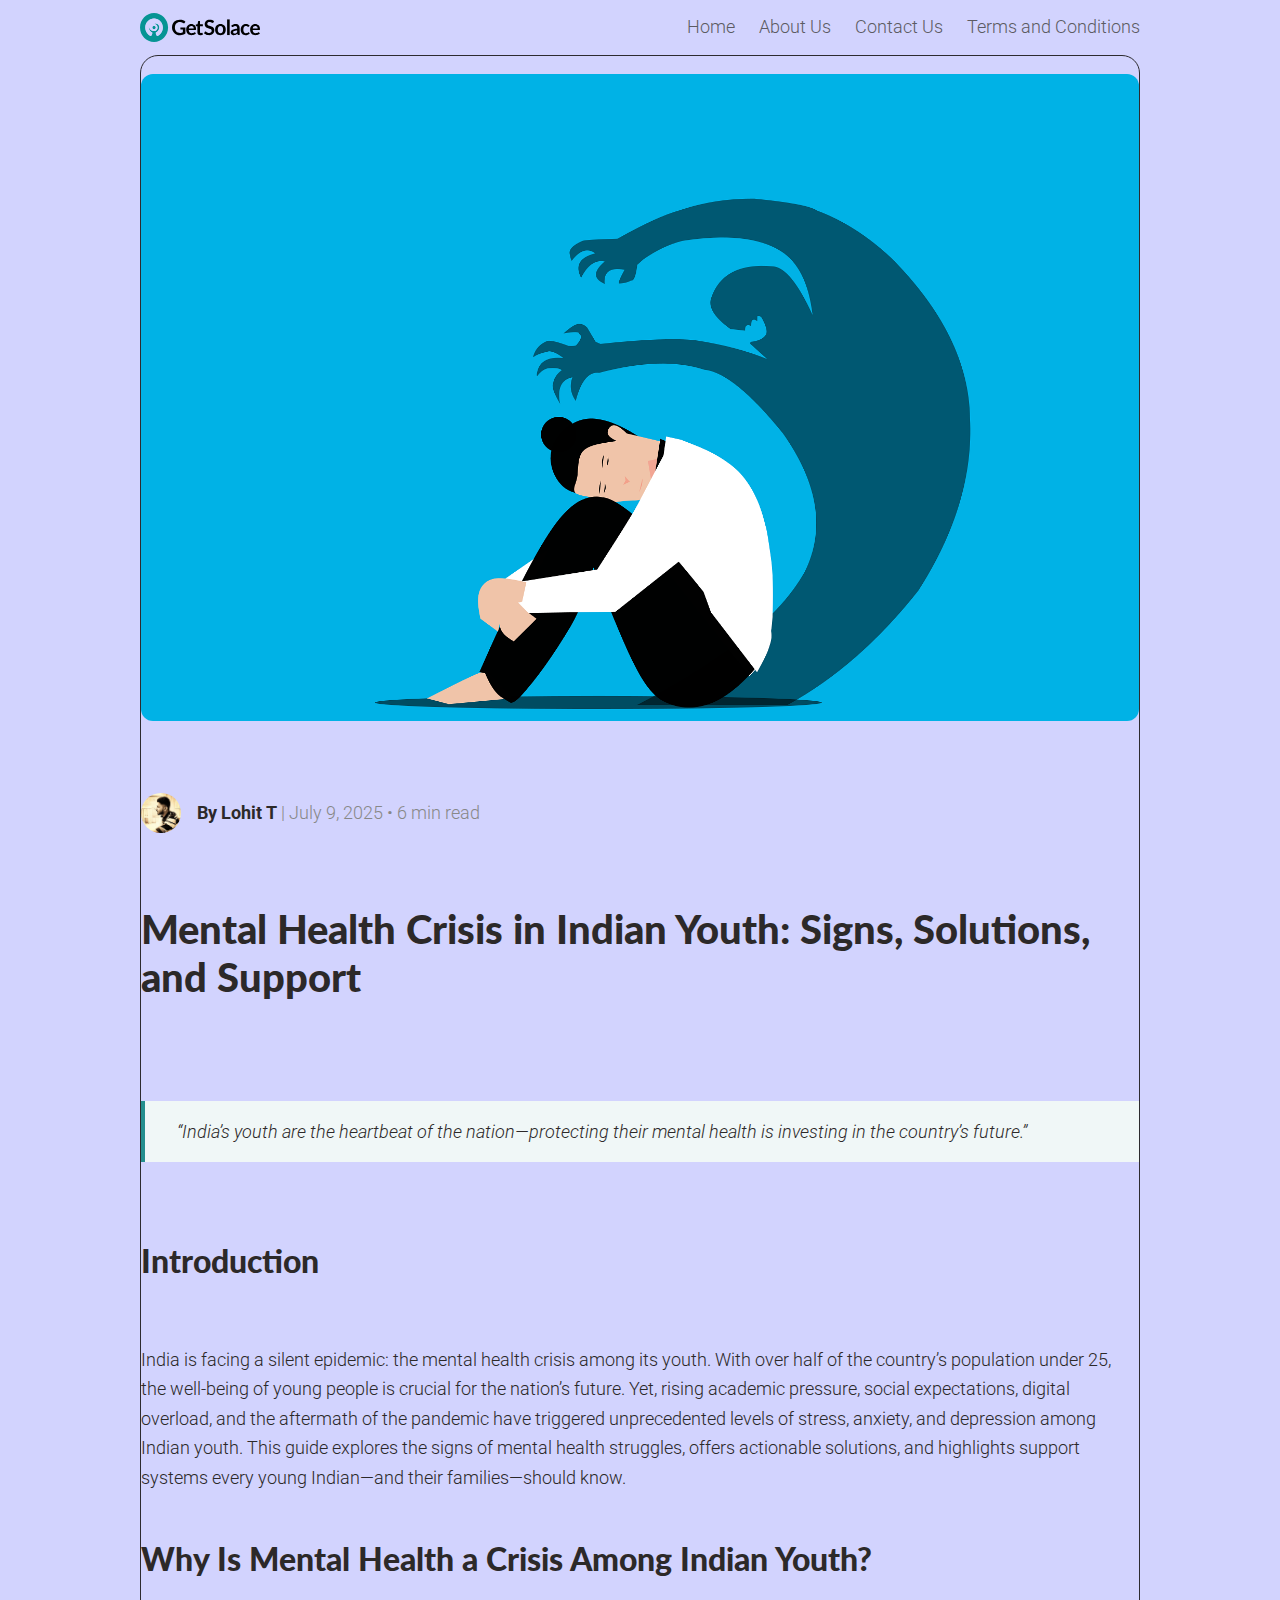
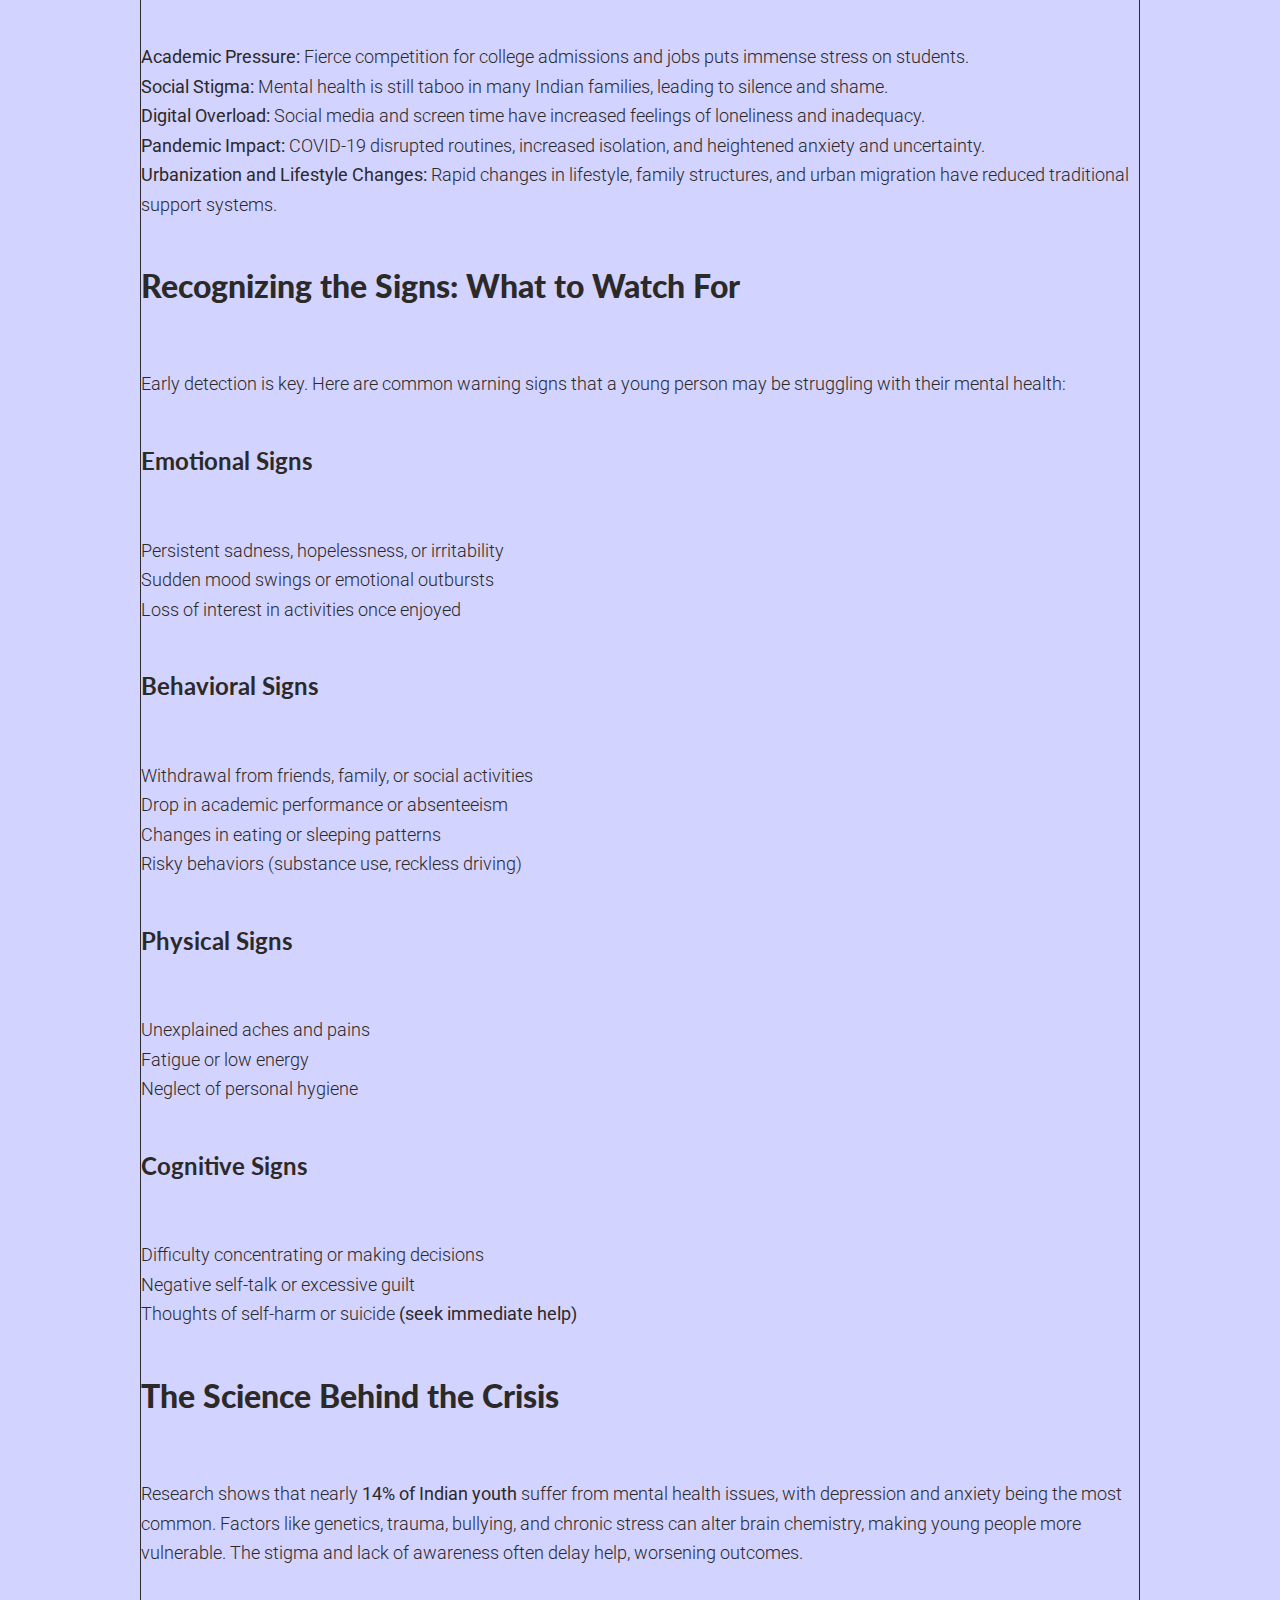
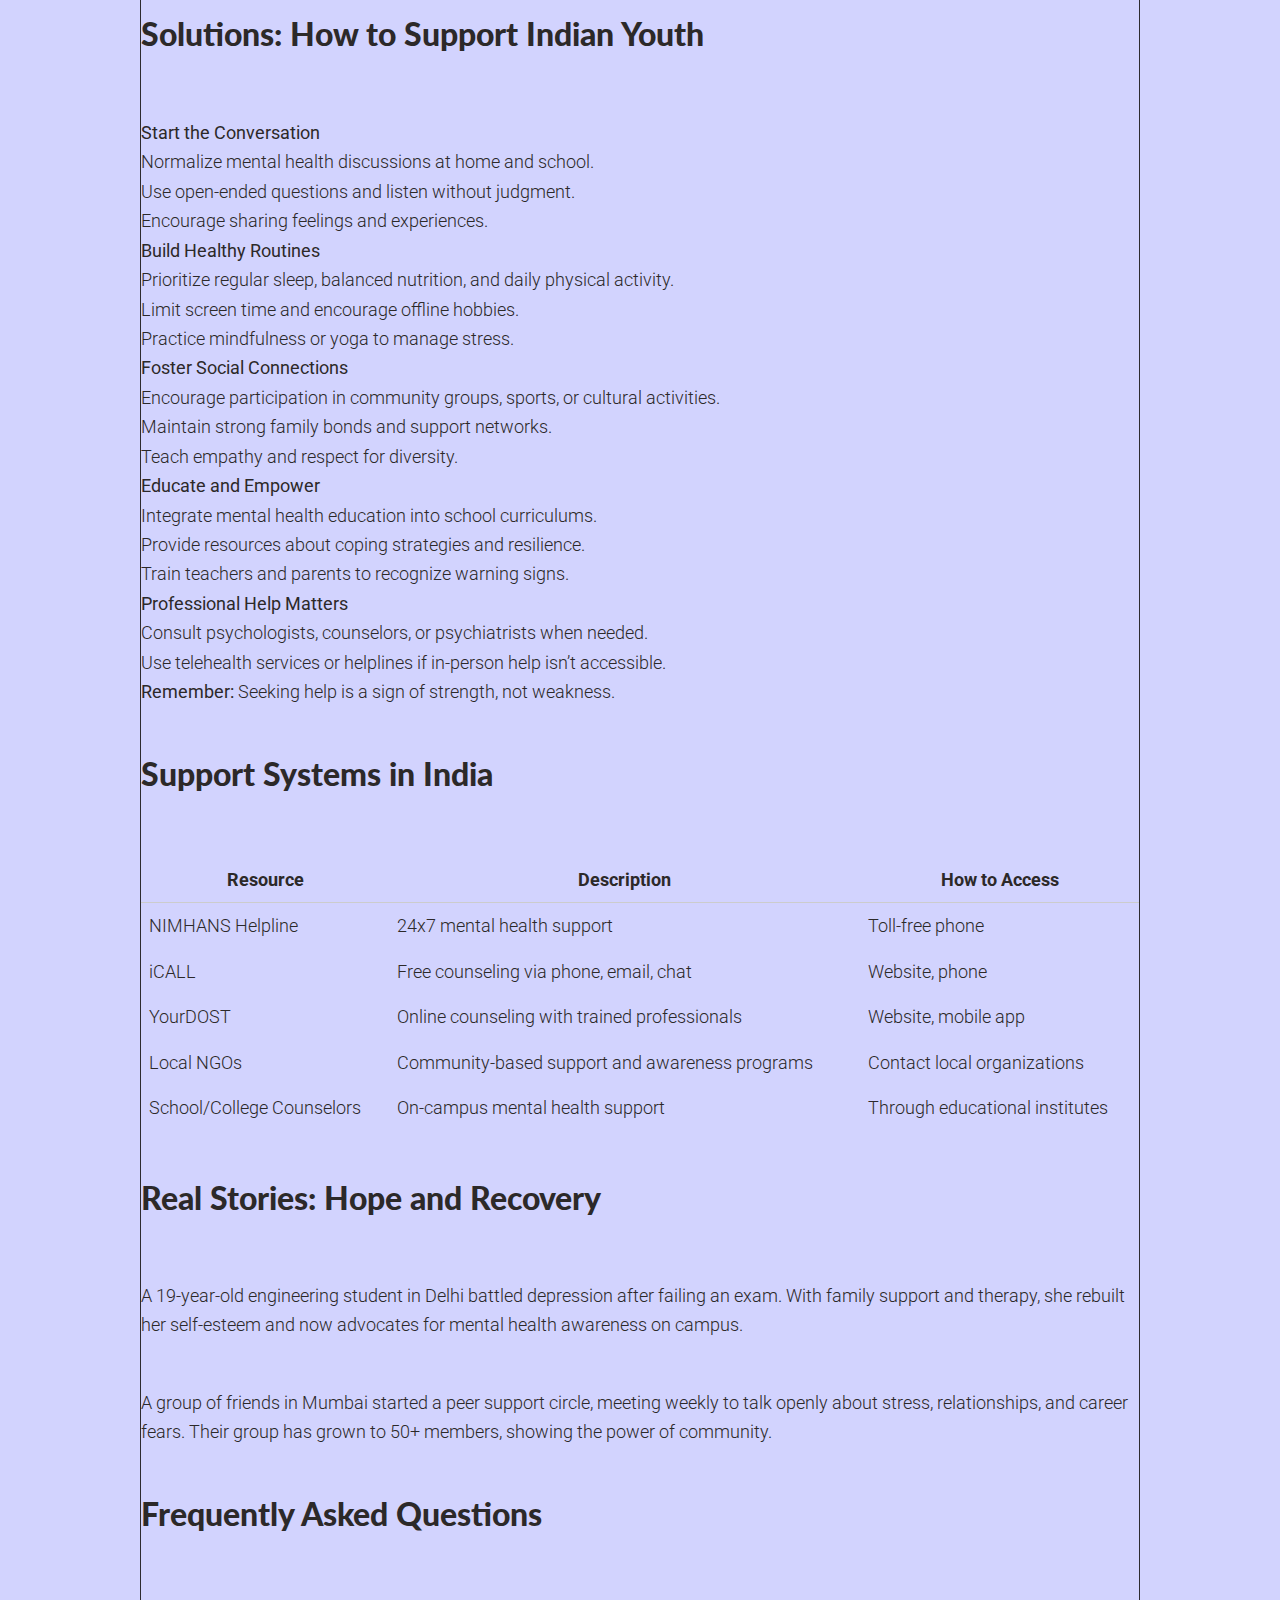
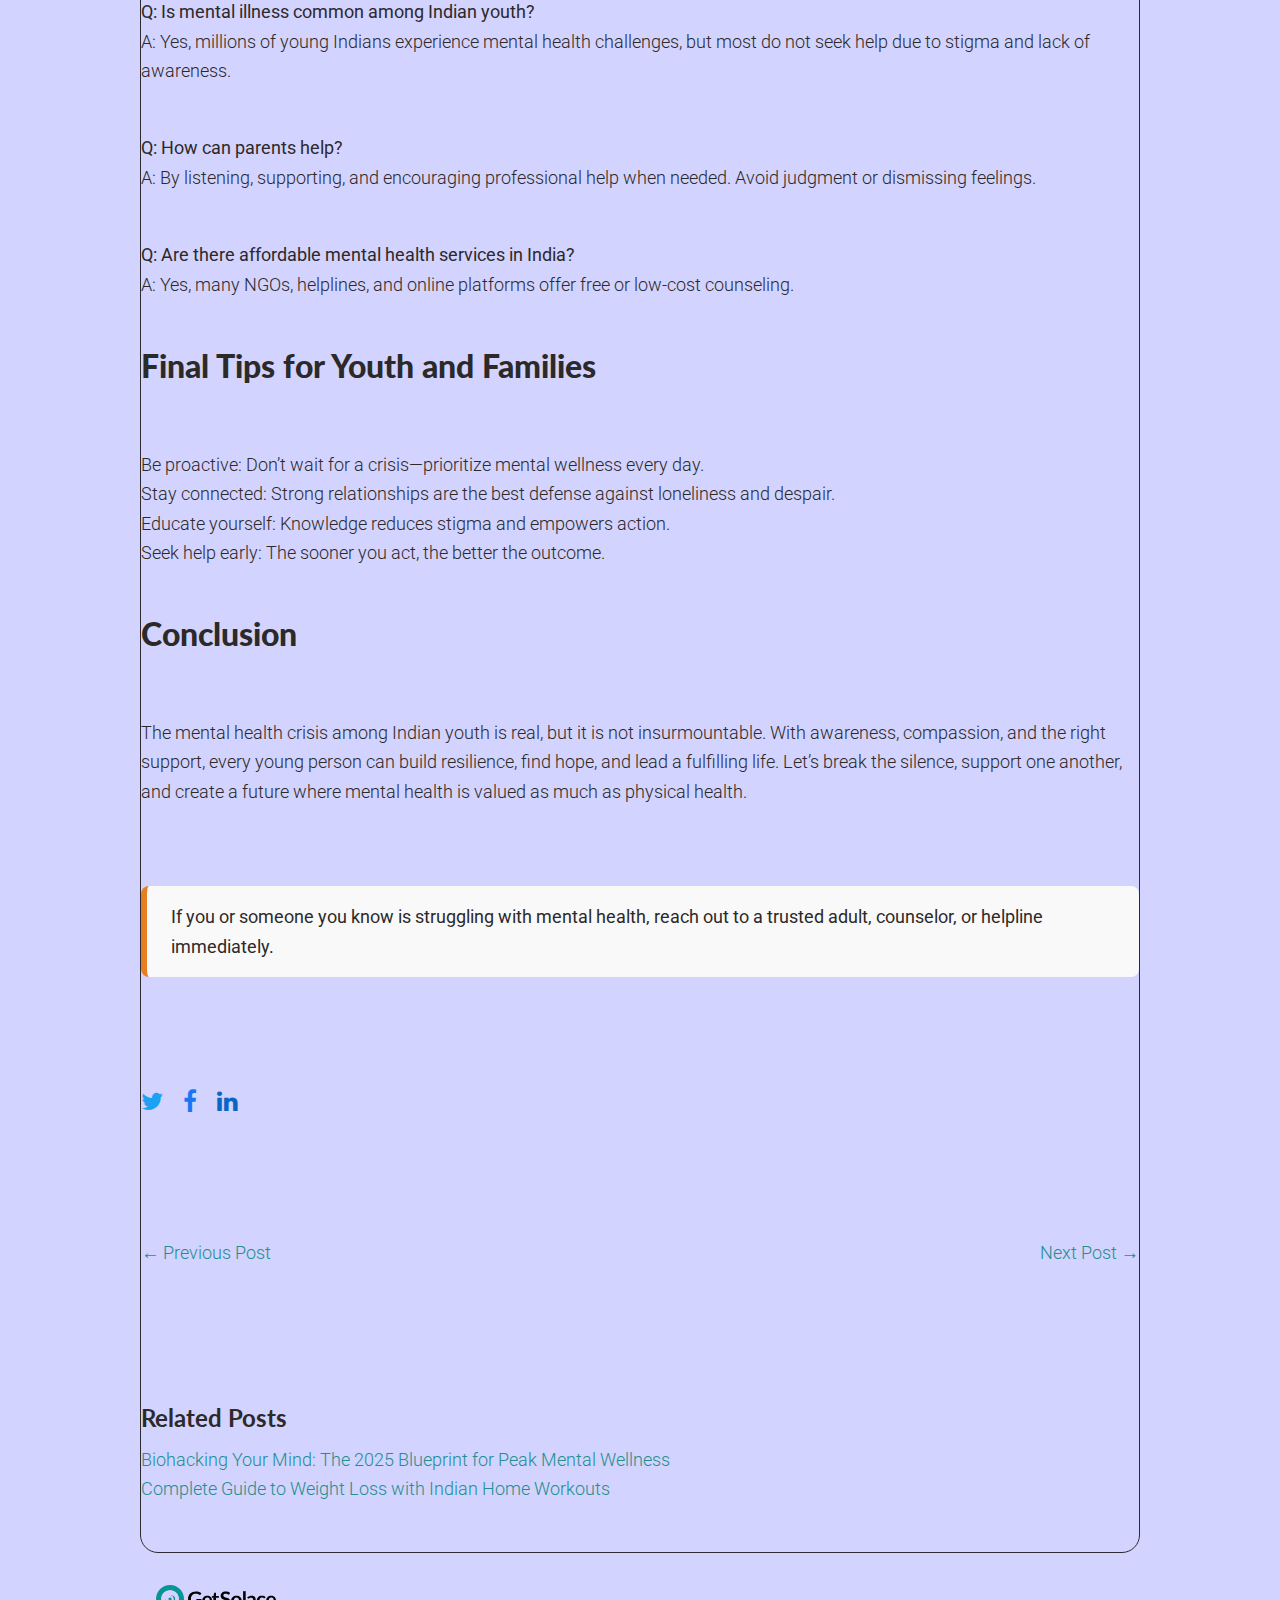
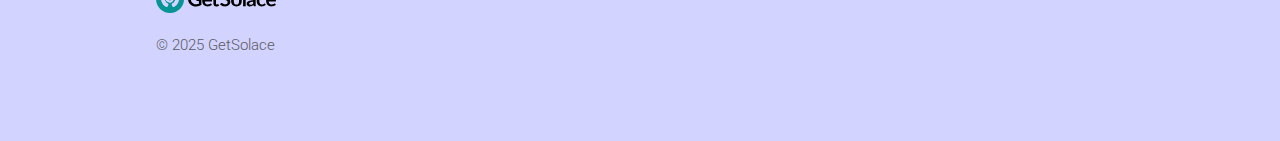
<file: post_4.html>
<!DOCTYPE html>
<html lang="en">
  <head>
    <meta charset="UTF-8" />
    <meta name="viewport" content="width=device-width, initial-scale=1.0" />
    <title>Mental Health Crisis in Indian Youth: Signs, Solutions, and Support | GetSolace</title>
    <meta name="description" content="Explore the mental health crisis among Indian youth: signs, solutions, and support systems for families and young people. Actionable steps and resources for hope and recovery.">
    <link rel="stylesheet" href="style.css" />
    <link rel="stylesheet" href="https://cdnjs.cloudflare.com/ajax/libs/font-awesome/4.7.0/css/font-awesome.min.css">
    <script src="main.js" defer></script>
  </head>
  <body>
    <!-- Header -->
    <header>
      <nav>
        <div class="header__brand">
          <div class="header__logo font-secondary">
            <img src="img/logo.svg" alt="logo">
          </div>
          <button class="header__toggle" id="navToggle" aria-label="Open menu" aria-expanded="false" aria-controls="navMenu">
            <svg width="32" height="32" viewBox="0 0 32 32" fill="none">
              <rect y="7" width="32" height="3" rx="1.5" fill="#5c5b62"/>
              <rect y="15" width="32" height="3" rx="1.5" fill="#5c5b62"/>
              <rect y="23" width="32" height="3" rx="1.5" fill="#5c5b62"/>
            </svg>
          </button>
        </div>
        <ul class="header__nav" id="navMenu" aria-hidden="true">
          <li class="header__nav-item"><a href="index.html" class="font-grey font-size-medium">Home</a></li>
          <li class="header__nav-item"><a href="about.html" class="font-grey font-size-medium">About Us</a></li>
          <li class="header__nav-item"><a href="contact.html" class="font-grey font-size-medium">Contact Us</a></li>
          <li class="header__nav-item"><a href="terms.html" class="font-grey font-size-medium">Terms and Conditions</a></li>
        </ul>
      </nav>
    </header>

    <main>
      <section id="blog" class="features">
        <article class="features__card blog__post">
          <!-- Featured Banner Image -->
          <img src="images/post_4/mental-health-youth-feature.jpg" alt="Mental Health Crisis in Indian Youth" class="post-feature-image" style="width:100%; border-radius:12px; margin-bottom:1.5rem;">

          <!-- Post Metadata -->
          <div class="post-meta" style="display:flex; align-items:center; gap:1rem; margin-bottom:1.5rem;">
            <img src="images/author.jpg" alt="Lohit T" style="width:40px; height:40px; border-radius:50%; object-fit:cover;">
            <div>
              <span style="font-weight:700;">By Lohit T</span>
              <span style="color:#888;">| July 9, 2025 • 6 min read</span>
            </div>
          </div>

          <!-- Main Title -->
          <h1>Mental Health Crisis in Indian Youth: Signs, Solutions, and Support</h1>

          <!-- Pull Quote -->
          <blockquote style="border-left:4px solid #248e8e; margin:2rem 0; padding:1rem 2rem; background:#f0f7f7; font-style:italic;">
            “India’s youth are the heartbeat of the nation—protecting their mental health is investing in the country’s future.”
          </blockquote>

          <!-- Introduction -->
          <h2>Introduction</h2>
          <p>
            India is facing a silent epidemic: the mental health crisis among its youth. With over half of the country’s population under 25, the well-being of young people is crucial for the nation’s future. Yet, rising academic pressure, social expectations, digital overload, and the aftermath of the pandemic have triggered unprecedented levels of stress, anxiety, and depression among Indian youth. This guide explores the signs of mental health struggles, offers actionable solutions, and highlights support systems every young Indian—and their families—should know.
          </p>

          <!-- Why Is Mental Health a Crisis Among Indian Youth? -->
          <h2>Why Is Mental Health a Crisis Among Indian Youth?</h2>
          <ul>
            <li><strong>Academic Pressure:</strong> Fierce competition for college admissions and jobs puts immense stress on students.</li>
            <li><strong>Social Stigma:</strong> Mental health is still taboo in many Indian families, leading to silence and shame.</li>
            <li><strong>Digital Overload:</strong> Social media and screen time have increased feelings of loneliness and inadequacy.</li>
            <li><strong>Pandemic Impact:</strong> COVID-19 disrupted routines, increased isolation, and heightened anxiety and uncertainty.</li>
            <li><strong>Urbanization and Lifestyle Changes:</strong> Rapid changes in lifestyle, family structures, and urban migration have reduced traditional support systems.</li>
          </ul>

          <!-- Recognizing the Signs: What to Watch For -->
          <h2>Recognizing the Signs: What to Watch For</h2>
          <p>Early detection is key. Here are common warning signs that a young person may be struggling with their mental health:</p>
          <h3>Emotional Signs</h3>
          <ul>
            <li>Persistent sadness, hopelessness, or irritability</li>
            <li>Sudden mood swings or emotional outbursts</li>
            <li>Loss of interest in activities once enjoyed</li>
          </ul>
          <h3>Behavioral Signs</h3>
          <ul>
            <li>Withdrawal from friends, family, or social activities</li>
            <li>Drop in academic performance or absenteeism</li>
            <li>Changes in eating or sleeping patterns</li>
            <li>Risky behaviors (substance use, reckless driving)</li>
          </ul>
          <h3>Physical Signs</h3>
          <ul>
            <li>Unexplained aches and pains</li>
            <li>Fatigue or low energy</li>
            <li>Neglect of personal hygiene</li>
          </ul>
          <h3>Cognitive Signs</h3>
          <ul>
            <li>Difficulty concentrating or making decisions</li>
            <li>Negative self-talk or excessive guilt</li>
            <li>Thoughts of self-harm or suicide <strong>(seek immediate help)</strong></li>
          </ul>

          <!-- The Science Behind the Crisis -->
          <h2>The Science Behind the Crisis</h2>
          <p>
            Research shows that nearly <strong>14% of Indian youth</strong> suffer from mental health issues, with depression and anxiety being the most common. Factors like genetics, trauma, bullying, and chronic stress can alter brain chemistry, making young people more vulnerable. The stigma and lack of awareness often delay help, worsening outcomes.
          </p>

          <!-- Solutions: How to Support Indian Youth -->
          <h2>Solutions: How to Support Indian Youth</h2>
          <ol>
            <li>
              <strong>Start the Conversation</strong>
              <ul>
                <li>Normalize mental health discussions at home and school.</li>
                <li>Use open-ended questions and listen without judgment.</li>
                <li>Encourage sharing feelings and experiences.</li>
              </ul>
            </li>
            <li>
              <strong>Build Healthy Routines</strong>
              <ul>
                <li>Prioritize regular sleep, balanced nutrition, and daily physical activity.</li>
                <li>Limit screen time and encourage offline hobbies.</li>
                <li>Practice mindfulness or yoga to manage stress.</li>
              </ul>
            </li>
            <li>
              <strong>Foster Social Connections</strong>
              <ul>
                <li>Encourage participation in community groups, sports, or cultural activities.</li>
                <li>Maintain strong family bonds and support networks.</li>
                <li>Teach empathy and respect for diversity.</li>
              </ul>
            </li>
            <li>
              <strong>Educate and Empower</strong>
              <ul>
                <li>Integrate mental health education into school curriculums.</li>
                <li>Provide resources about coping strategies and resilience.</li>
                <li>Train teachers and parents to recognize warning signs.</li>
              </ul>
            </li>
            <li>
              <strong>Professional Help Matters</strong>
              <ul>
                <li>Consult psychologists, counselors, or psychiatrists when needed.</li>
                <li>Use telehealth services or helplines if in-person help isn’t accessible.</li>
                <li><strong>Remember:</strong> Seeking help is a sign of strength, not weakness.</li>
              </ul>
            </li>
          </ol>

          <!-- Support Systems in India -->
          <h2>Support Systems in India</h2>
          <table style="width:100%; border-collapse:collapse;">
            <thead>
              <tr>
                <th style="border-bottom:1px solid #ccc; padding:8px;">Resource</th>
                <th style="border-bottom:1px solid #ccc; padding:8px;">Description</th>
                <th style="border-bottom:1px solid #ccc; padding:8px;">How to Access</th>
              </tr>
            </thead>
            <tbody>
              <tr>
                <td style="padding:8px;">NIMHANS Helpline</td>
                <td style="padding:8px;">24x7 mental health support</td>
                <td style="padding:8px;">Toll-free phone</td>
              </tr>
              <tr>
                <td style="padding:8px;">iCALL</td>
                <td style="padding:8px;">Free counseling via phone, email, chat</td>
                <td style="padding:8px;">Website, phone</td>
              </tr>
              <tr>
                <td style="padding:8px;">YourDOST</td>
                <td style="padding:8px;">Online counseling with trained professionals</td>
                <td style="padding:8px;">Website, mobile app</td>
              </tr>
              <tr>
                <td style="padding:8px;">Local NGOs</td>
                <td style="padding:8px;">Community-based support and awareness programs</td>
                <td style="padding:8px;">Contact local organizations</td>
              </tr>
              <tr>
                <td style="padding:8px;">School/College Counselors</td>
                <td style="padding:8px;">On-campus mental health support</td>
                <td style="padding:8px;">Through educational institutes</td>
              </tr>
            </tbody>
          </table>

          <!-- Real Stories: Hope and Recovery -->
          <h2>Real Stories: Hope and Recovery</h2>
          <p>
            A 19-year-old engineering student in Delhi battled depression after failing an exam. With family support and therapy, she rebuilt her self-esteem and now advocates for mental health awareness on campus.
          </p>
          <p>
            A group of friends in Mumbai started a peer support circle, meeting weekly to talk openly about stress, relationships, and career fears. Their group has grown to 50+ members, showing the power of community.
          </p>

          <!-- Frequently Asked Questions -->
          <h2>Frequently Asked Questions</h2>
          <p><strong>Q: Is mental illness common among Indian youth?</strong><br>
          A: Yes, millions of young Indians experience mental health challenges, but most do not seek help due to stigma and lack of awareness.</p>
          <p><strong>Q: How can parents help?</strong><br>
          A: By listening, supporting, and encouraging professional help when needed. Avoid judgment or dismissing feelings.</p>
          <p><strong>Q: Are there affordable mental health services in India?</strong><br>
          A: Yes, many NGOs, helplines, and online platforms offer free or low-cost counseling.</p>

          <!-- Final Tips for Youth and Families -->
          <h2>Final Tips for Youth and Families</h2>
          <ul>
            <li>Be proactive: Don’t wait for a crisis—prioritize mental wellness every day.</li>
            <li>Stay connected: Strong relationships are the best defense against loneliness and despair.</li>
            <li>Educate yourself: Knowledge reduces stigma and empowers action.</li>
            <li>Seek help early: The sooner you act, the better the outcome.</li>
          </ul>

          <!-- Conclusion -->
          <h2>Conclusion</h2>
          <p>
            The mental health crisis among Indian youth is real, but it is not insurmountable. With awareness, compassion, and the right support, every young person can build resilience, find hope, and lead a fulfilling life. Let’s break the silence, support one another, and create a future where mental health is valued as much as physical health.
          </p>
          <div style="background:#f9f9f9; border-left:6px solid #e67e22; padding:1rem 1.5rem; margin:2rem 0; border-radius:8px;">
            <strong>If you or someone you know is struggling with mental health, reach out to a trusted adult, counselor, or helpline immediately.</strong>
          </div>

          <!-- Social Sharing Buttons -->
          <div class="social-share" style="margin:2rem 0;">
            <a href="https://twitter.com/intent/tweet?url=YOUR_URL" class="fa fa-twitter" style="font-size:1.5rem; margin-right:1rem; color:#1da1f2;" aria-label="Share on Twitter"></a>
            <a href="https://facebook.com/sharer/sharer.php?u=YOUR_URL" class="fa fa-facebook" style="font-size:1.5rem; margin-right:1rem; color:#1877f3;" aria-label="Share on Facebook"></a>
            <a href="https://www.linkedin.com/shareArticle?url=YOUR_URL" class="fa fa-linkedin" style="font-size:1.5rem; color:#0a66c2;" aria-label="Share on LinkedIn"></a>
          </div>

          <!-- Previous/Next Post Navigation -->
          <nav class="post-navigation" style="display:flex; justify-content:space-between; margin:2.5rem 0;">
            <a href="post_3.html" style="color:#248e8e;">← Previous Post</a>
            <a href="post_5.html" style="color:#248e8e;">Next Post →</a>
          </nav>

          <!-- Related Posts Section -->
          <section style="margin:3rem 0;">
            <h3>Related Posts</h3>
            <ul style="list-style:none; padding:0;">
              <li><a href="post_2.html" style="color:#248e8e;">Biohacking Your Mind: The 2025 Blueprint for Peak Mental Wellness</a></li>
              <li><a href="post_3.html" style="color:#248e8e;">Complete Guide to Weight Loss with Indian Home Workouts</a></li>
            </ul>
          </section>
        </article>
      </section>
    </main>

    <!-- Footer -->
    <footer>
      <div class="footer__container">
        <div class="footer__content">
          <div class="footer__socials">
            <div class="header__brand">
              <div class="header__logo font-secondary">
                <img src="img/logo.svg" alt="logo">
              </div>
            </div>
            <p class="font-size-small font-grey">
              <small>&copy; 2025 GetSolace</small>
            </p>
          </div>
        </div>
        <div class="footer__return-link"></div>
      </div>
    </footer>
  </body>
</html>
</file>
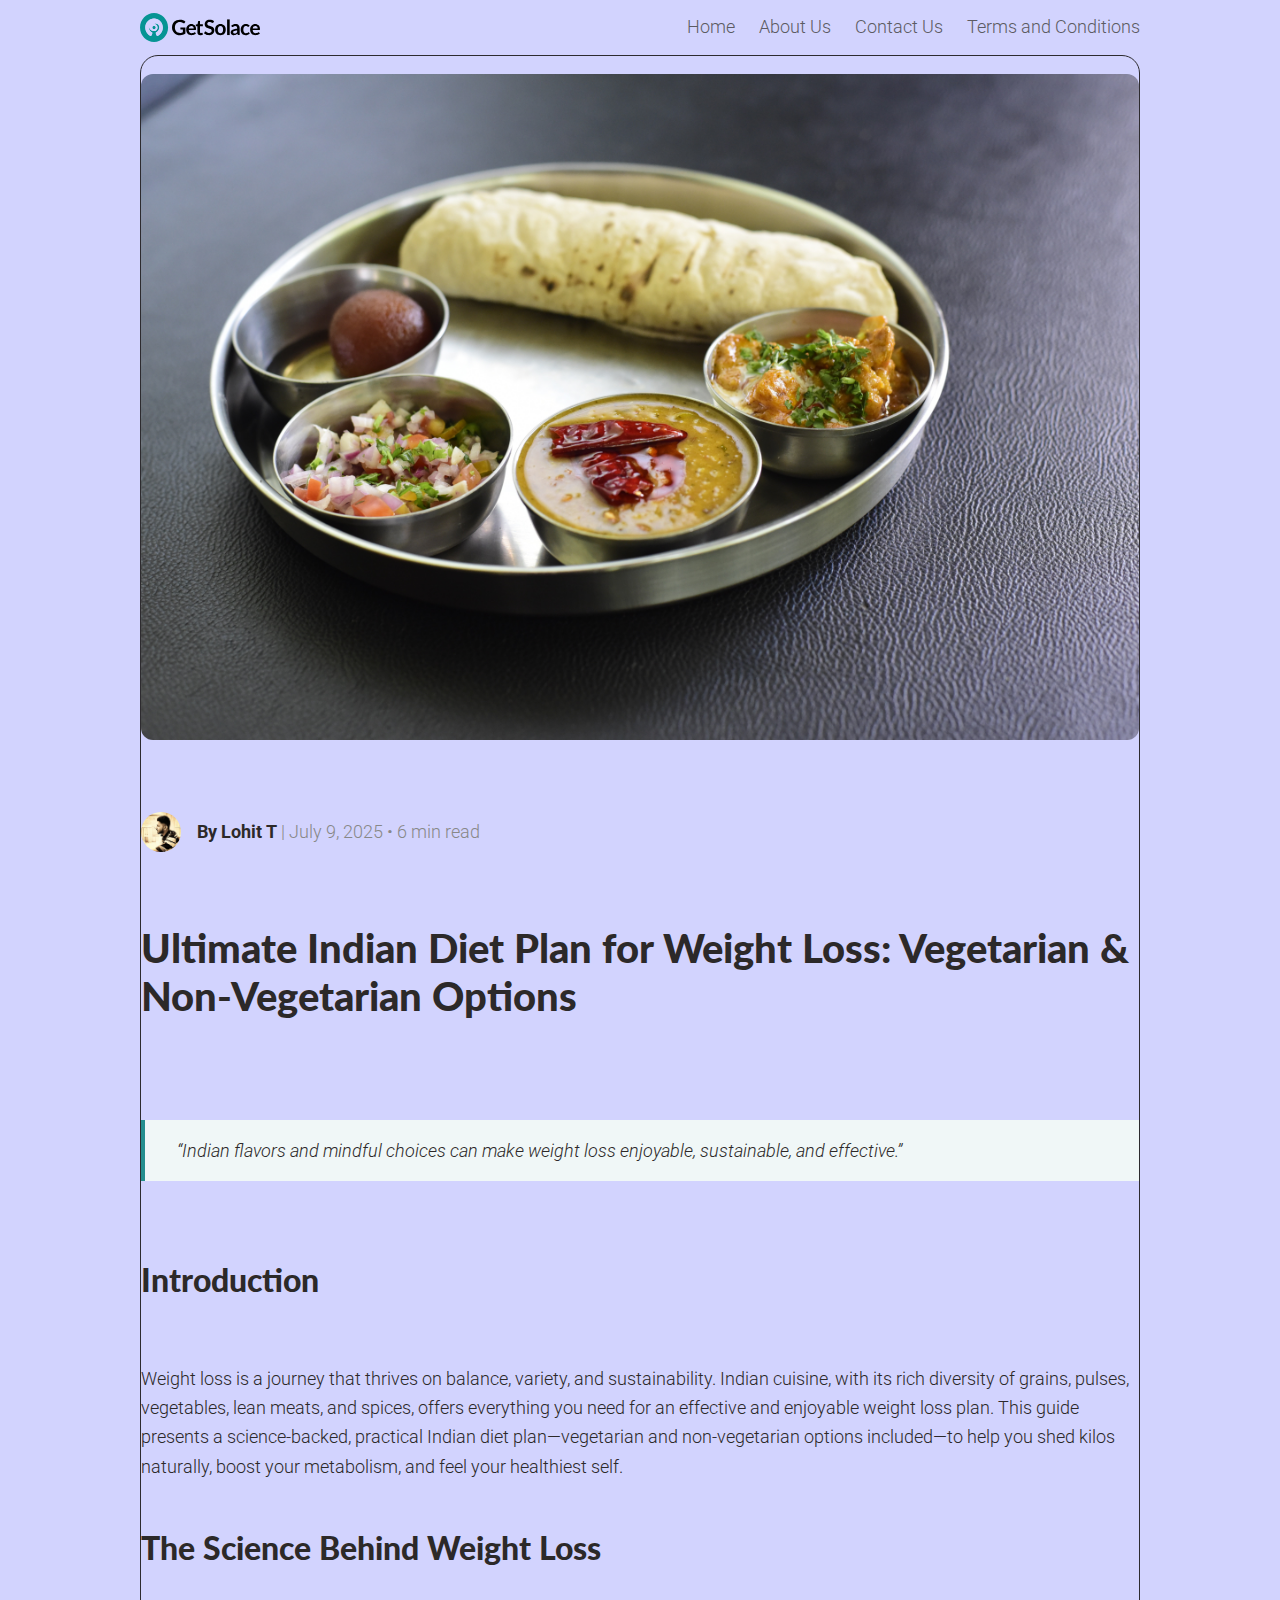
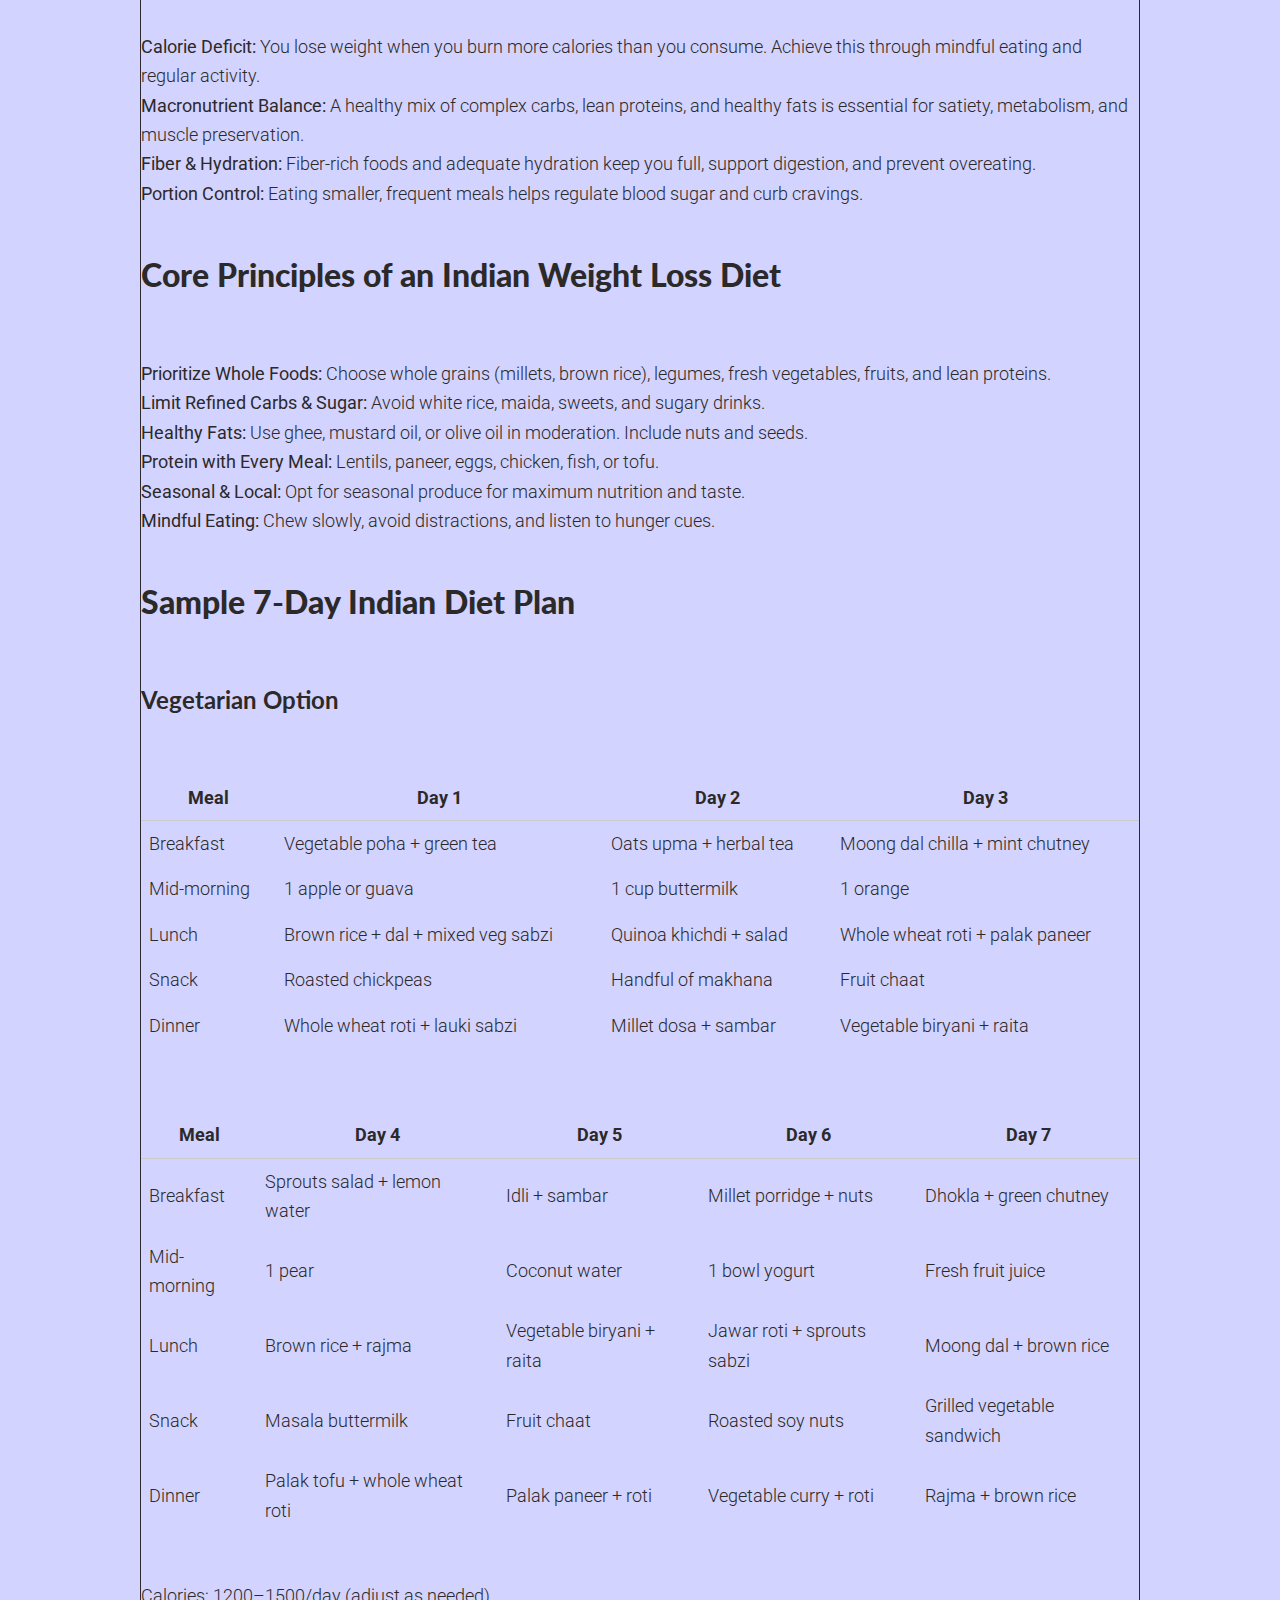
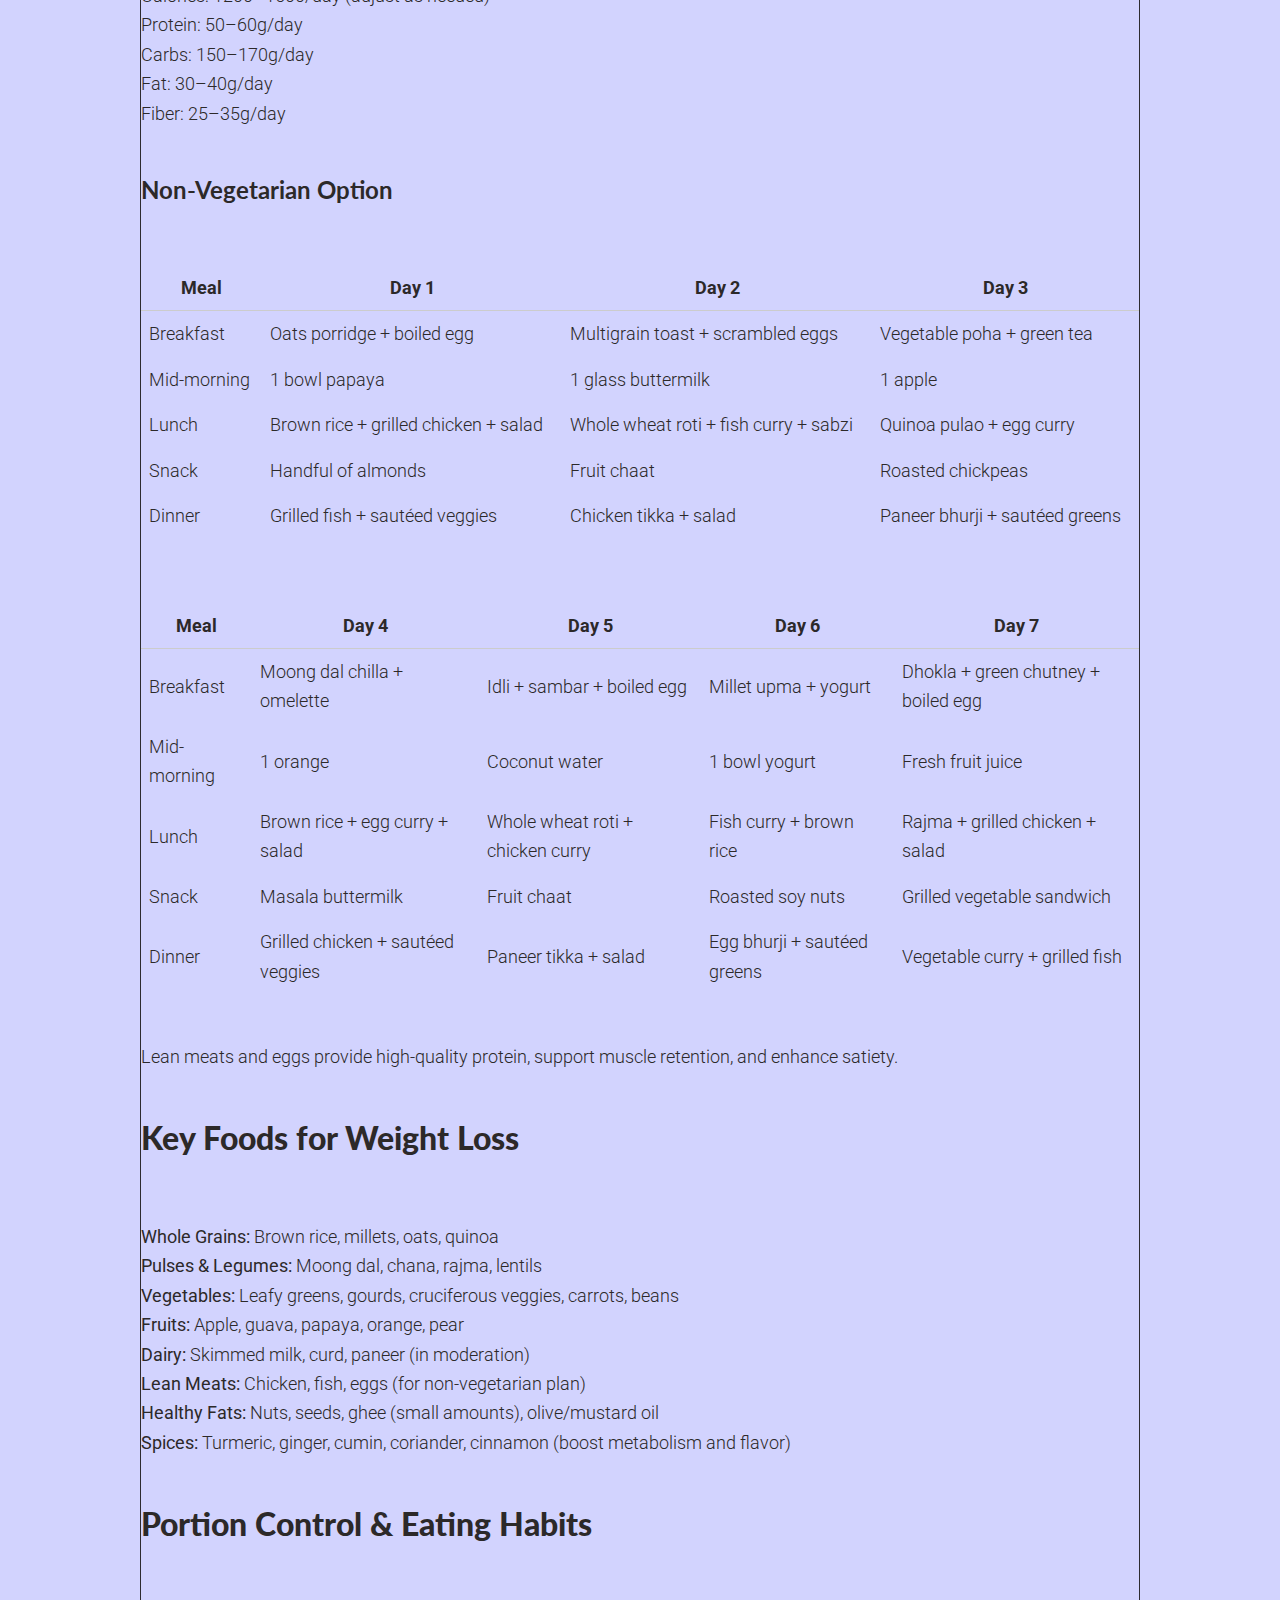
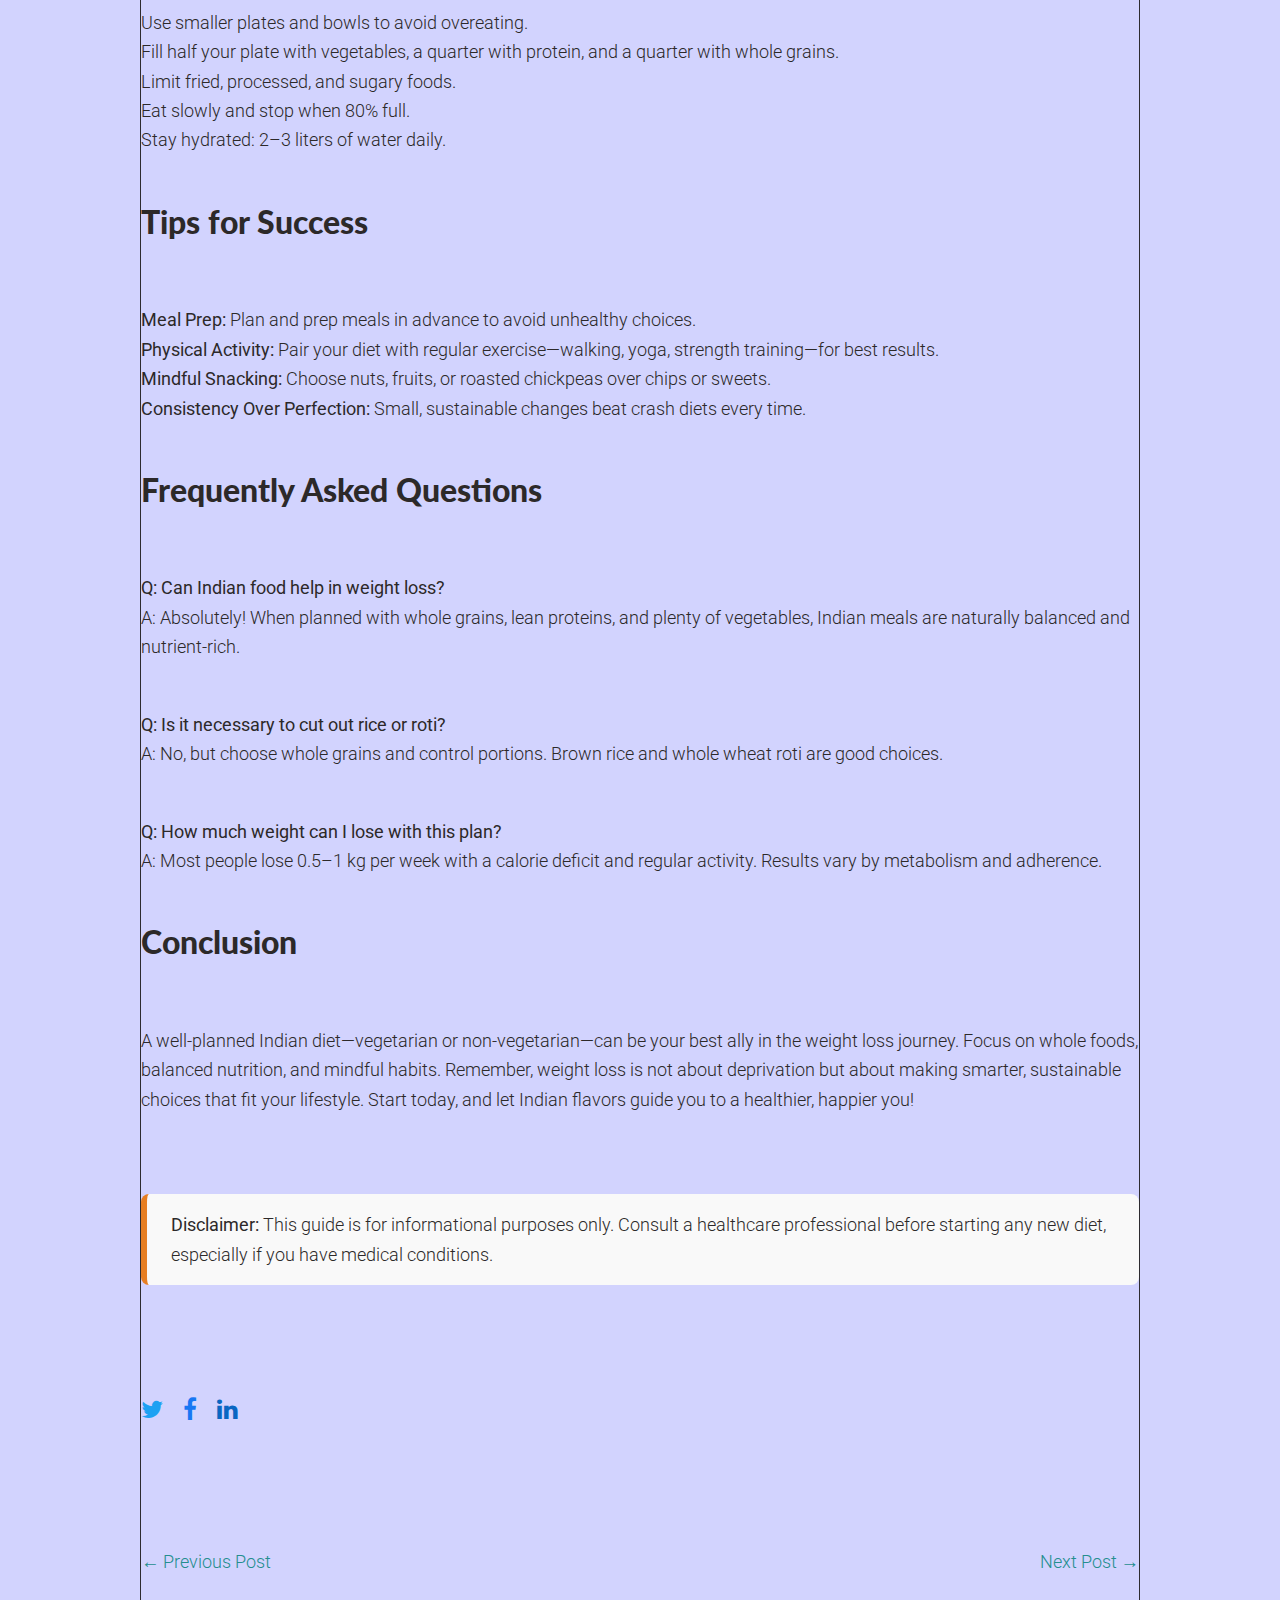
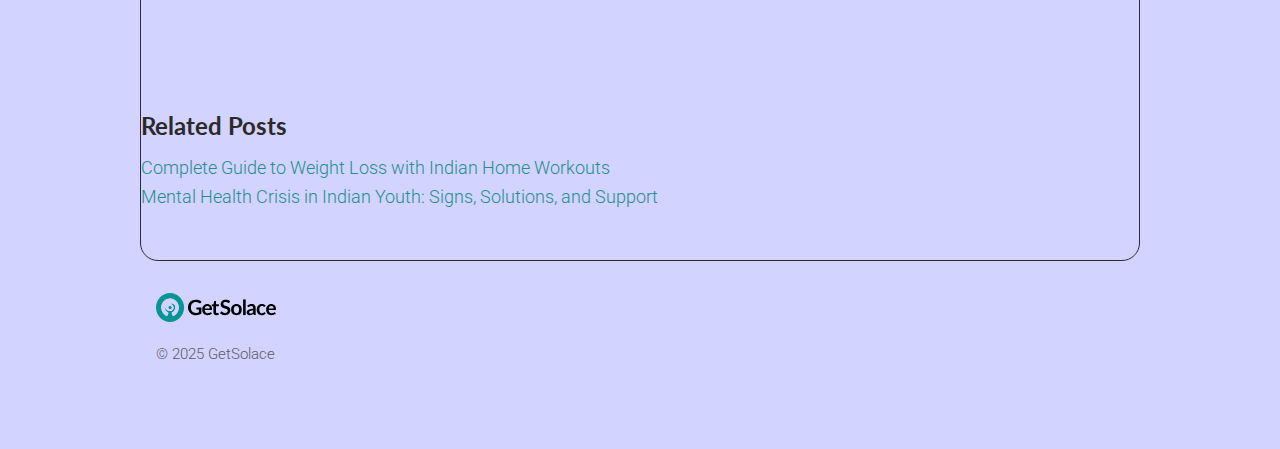
<file: post_5.html>
<!DOCTYPE html>
<html lang="en">
  <head>
    <meta charset="UTF-8" />
    <meta name="viewport" content="width=device-width, initial-scale=1.0" />
    <title>Ultimate Indian Diet Plan for Weight Loss: Vegetarian & Non-Vegetarian Options | GetSolace</title>
    <meta name="description" content="A science-backed Indian diet plan for weight loss—vegetarian and non-vegetarian options, meal plans, tips, and FAQs for healthy, sustainable results.">
    <link rel="stylesheet" href="style.css" />
    <link rel="stylesheet" href="https://cdnjs.cloudflare.com/ajax/libs/font-awesome/4.7.0/css/font-awesome.min.css">
    <script src="main.js" defer></script>
  </head>
  <body>
    <!-- Header -->
    <header>
      <nav>
        <div class="header__brand">
          <div class="header__logo font-secondary">
            <img src="img/logo.svg" alt="logo">
          </div>
          <button class="header__toggle" id="navToggle" aria-label="Open menu" aria-expanded="false" aria-controls="navMenu">
            <svg width="32" height="32" viewBox="0 0 32 32" fill="none">
              <rect y="7" width="32" height="3" rx="1.5" fill="#5c5b62"/>
              <rect y="15" width="32" height="3" rx="1.5" fill="#5c5b62"/>
              <rect y="23" width="32" height="3" rx="1.5" fill="#5c5b62"/>
            </svg>
          </button>
        </div>
        <ul class="header__nav" id="navMenu" aria-hidden="true">
          <li class="header__nav-item"><a href="index.html" class="font-grey font-size-medium">Home</a></li>
          <li class="header__nav-item"><a href="about.html" class="font-grey font-size-medium">About Us</a></li>
          <li class="header__nav-item"><a href="contact.html" class="font-grey font-size-medium">Contact Us</a></li>
          <li class="header__nav-item"><a href="terms.html" class="font-grey font-size-medium">Terms and Conditions</a></li>
        </ul>
      </nav>
    </header>

    <main>
      <section id="blog" class="features">
        <article class="features__card blog__post">
          <!-- Featured Banner Image -->
          <img src="images/post_5/indian-diet-plan-feature.jpg" alt="Ultimate Indian Diet Plan" class="post-feature-image" style="width:100%; border-radius:12px; margin-bottom:1.5rem;">

          <!-- Post Metadata -->
          <div class="post-meta" style="display:flex; align-items:center; gap:1rem; margin-bottom:1.5rem;">
            <img src="images/author.jpg" alt="Lohit T" style="width:40px; height:40px; border-radius:50%; object-fit:cover;">
            <div>
              <span style="font-weight:700;">By Lohit T</span>
              <span style="color:#888;">| July 9, 2025 • 6 min read</span>
            </div>
          </div>

          <!-- Main Title -->
          <h1>Ultimate Indian Diet Plan for Weight Loss: Vegetarian & Non-Vegetarian Options</h1>

          <!-- Pull Quote -->
          <blockquote style="border-left:4px solid #248e8e; margin:2rem 0; padding:1rem 2rem; background:#f0f7f7; font-style:italic;">
            “Indian flavors and mindful choices can make weight loss enjoyable, sustainable, and effective.”
          </blockquote>

          <!-- Introduction -->
          <h2>Introduction</h2>
          <p>
            Weight loss is a journey that thrives on balance, variety, and sustainability. Indian cuisine, with its rich diversity of grains, pulses, vegetables, lean meats, and spices, offers everything you need for an effective and enjoyable weight loss plan. This guide presents a science-backed, practical Indian diet plan—vegetarian and non-vegetarian options included—to help you shed kilos naturally, boost your metabolism, and feel your healthiest self.
          </p>

          <!-- The Science Behind Weight Loss -->
          <h2>The Science Behind Weight Loss</h2>
          <ul>
            <li><strong>Calorie Deficit:</strong> You lose weight when you burn more calories than you consume. Achieve this through mindful eating and regular activity.</li>
            <li><strong>Macronutrient Balance:</strong> A healthy mix of complex carbs, lean proteins, and healthy fats is essential for satiety, metabolism, and muscle preservation.</li>
            <li><strong>Fiber & Hydration:</strong> Fiber-rich foods and adequate hydration keep you full, support digestion, and prevent overeating.</li>
            <li><strong>Portion Control:</strong> Eating smaller, frequent meals helps regulate blood sugar and curb cravings.</li>
          </ul>

          <!-- Core Principles of an Indian Weight Loss Diet -->
          <h2>Core Principles of an Indian Weight Loss Diet</h2>
          <ul>
            <li><strong>Prioritize Whole Foods:</strong> Choose whole grains (millets, brown rice), legumes, fresh vegetables, fruits, and lean proteins.</li>
            <li><strong>Limit Refined Carbs & Sugar:</strong> Avoid white rice, maida, sweets, and sugary drinks.</li>
            <li><strong>Healthy Fats:</strong> Use ghee, mustard oil, or olive oil in moderation. Include nuts and seeds.</li>
            <li><strong>Protein with Every Meal:</strong> Lentils, paneer, eggs, chicken, fish, or tofu.</li>
            <li><strong>Seasonal & Local:</strong> Opt for seasonal produce for maximum nutrition and taste.</li>
            <li><strong>Mindful Eating:</strong> Chew slowly, avoid distractions, and listen to hunger cues.</li>
          </ul>

          <!-- Sample 7-Day Indian Diet Plan -->
          <h2>Sample 7-Day Indian Diet Plan</h2>
          <h3>Vegetarian Option</h3>
          <table style="width:100%; border-collapse:collapse;">
            <thead>
              <tr>
                <th style="border-bottom:1px solid #ccc; padding:8px;">Meal</th>
                <th style="border-bottom:1px solid #ccc; padding:8px;">Day 1</th>
                <th style="border-bottom:1px solid #ccc; padding:8px;">Day 2</th>
                <th style="border-bottom:1px solid #ccc; padding:8px;">Day 3</th>
              </tr>
            </thead>
            <tbody>
              <tr>
                <td style="padding:8px;">Breakfast</td>
                <td style="padding:8px;">Vegetable poha + green tea</td>
                <td style="padding:8px;">Oats upma + herbal tea</td>
                <td style="padding:8px;">Moong dal chilla + mint chutney</td>
              </tr>
              <tr>
                <td style="padding:8px;">Mid-morning</td>
                <td style="padding:8px;">1 apple or guava</td>
                <td style="padding:8px;">1 cup buttermilk</td>
                <td style="padding:8px;">1 orange</td>
              </tr>
              <tr>
                <td style="padding:8px;">Lunch</td>
                <td style="padding:8px;">Brown rice + dal + mixed veg sabzi</td>
                <td style="padding:8px;">Quinoa khichdi + salad</td>
                <td style="padding:8px;">Whole wheat roti + palak paneer</td>
              </tr>
              <tr>
                <td style="padding:8px;">Snack</td>
                <td style="padding:8px;">Roasted chickpeas</td>
                <td style="padding:8px;">Handful of makhana</td>
                <td style="padding:8px;">Fruit chaat</td>
              </tr>
              <tr>
                <td style="padding:8px;">Dinner</td>
                <td style="padding:8px;">Whole wheat roti + lauki sabzi</td>
                <td style="padding:8px;">Millet dosa + sambar</td>
                <td style="padding:8px;">Vegetable biryani + raita</td>
              </tr>
            </tbody>
          </table>
          <table style="width:100%; border-collapse:collapse; margin-top:1rem;">
            <thead>
              <tr>
                <th style="border-bottom:1px solid #ccc; padding:8px;">Meal</th>
                <th style="border-bottom:1px solid #ccc; padding:8px;">Day 4</th>
                <th style="border-bottom:1px solid #ccc; padding:8px;">Day 5</th>
                <th style="border-bottom:1px solid #ccc; padding:8px;">Day 6</th>
                <th style="border-bottom:1px solid #ccc; padding:8px;">Day 7</th>
              </tr>
            </thead>
            <tbody>
              <tr>
                <td style="padding:8px;">Breakfast</td>
                <td style="padding:8px;">Sprouts salad + lemon water</td>
                <td style="padding:8px;">Idli + sambar</td>
                <td style="padding:8px;">Millet porridge + nuts</td>
                <td style="padding:8px;">Dhokla + green chutney</td>
              </tr>
              <tr>
                <td style="padding:8px;">Mid-morning</td>
                <td style="padding:8px;">1 pear</td>
                <td style="padding:8px;">Coconut water</td>
                <td style="padding:8px;">1 bowl yogurt</td>
                <td style="padding:8px;">Fresh fruit juice</td>
              </tr>
              <tr>
                <td style="padding:8px;">Lunch</td>
                <td style="padding:8px;">Brown rice + rajma</td>
                <td style="padding:8px;">Vegetable biryani + raita</td>
                <td style="padding:8px;">Jawar roti + sprouts sabzi</td>
                <td style="padding:8px;">Moong dal + brown rice</td>
              </tr>
              <tr>
                <td style="padding:8px;">Snack</td>
                <td style="padding:8px;">Masala buttermilk</td>
                <td style="padding:8px;">Fruit chaat</td>
                <td style="padding:8px;">Roasted soy nuts</td>
                <td style="padding:8px;">Grilled vegetable sandwich</td>
              </tr>
              <tr>
                <td style="padding:8px;">Dinner</td>
                <td style="padding:8px;">Palak tofu + whole wheat roti</td>
                <td style="padding:8px;">Palak paneer + roti</td>
                <td style="padding:8px;">Vegetable curry + roti</td>
                <td style="padding:8px;">Rajma + brown rice</td>
              </tr>
            </tbody>
          </table>
          <ul>
            <li>Calories: 1200–1500/day (adjust as needed)</li>
            <li>Protein: 50–60g/day</li>
            <li>Carbs: 150–170g/day</li>
            <li>Fat: 30–40g/day</li>
            <li>Fiber: 25–35g/day</li>
          </ul>

          <h3>Non-Vegetarian Option</h3>
          <table style="width:100%; border-collapse:collapse;">
            <thead>
              <tr>
                <th style="border-bottom:1px solid #ccc; padding:8px;">Meal</th>
                <th style="border-bottom:1px solid #ccc; padding:8px;">Day 1</th>
                <th style="border-bottom:1px solid #ccc; padding:8px;">Day 2</th>
                <th style="border-bottom:1px solid #ccc; padding:8px;">Day 3</th>
              </tr>
            </thead>
            <tbody>
              <tr>
                <td style="padding:8px;">Breakfast</td>
                <td style="padding:8px;">Oats porridge + boiled egg</td>
                <td style="padding:8px;">Multigrain toast + scrambled eggs</td>
                <td style="padding:8px;">Vegetable poha + green tea</td>
              </tr>
              <tr>
                <td style="padding:8px;">Mid-morning</td>
                <td style="padding:8px;">1 bowl papaya</td>
                <td style="padding:8px;">1 glass buttermilk</td>
                <td style="padding:8px;">1 apple</td>
              </tr>
              <tr>
                <td style="padding:8px;">Lunch</td>
                <td style="padding:8px;">Brown rice + grilled chicken + salad</td>
                <td style="padding:8px;">Whole wheat roti + fish curry + sabzi</td>
                <td style="padding:8px;">Quinoa pulao + egg curry</td>
              </tr>
              <tr>
                <td style="padding:8px;">Snack</td>
                <td style="padding:8px;">Handful of almonds</td>
                <td style="padding:8px;">Fruit chaat</td>
                <td style="padding:8px;">Roasted chickpeas</td>
              </tr>
              <tr>
                <td style="padding:8px;">Dinner</td>
                <td style="padding:8px;">Grilled fish + sautéed veggies</td>
                <td style="padding:8px;">Chicken tikka + salad</td>
                <td style="padding:8px;">Paneer bhurji + sautéed greens</td>
              </tr>
            </tbody>
          </table>
          <table style="width:100%; border-collapse:collapse; margin-top:1rem;">
            <thead>
              <tr>
                <th style="border-bottom:1px solid #ccc; padding:8px;">Meal</th>
                <th style="border-bottom:1px solid #ccc; padding:8px;">Day 4</th>
                <th style="border-bottom:1px solid #ccc; padding:8px;">Day 5</th>
                <th style="border-bottom:1px solid #ccc; padding:8px;">Day 6</th>
                <th style="border-bottom:1px solid #ccc; padding:8px;">Day 7</th>
              </tr>
            </thead>
            <tbody>
              <tr>
                <td style="padding:8px;">Breakfast</td>
                <td style="padding:8px;">Moong dal chilla + omelette</td>
                <td style="padding:8px;">Idli + sambar + boiled egg</td>
                <td style="padding:8px;">Millet upma + yogurt</td>
                <td style="padding:8px;">Dhokla + green chutney + boiled egg</td>
              </tr>
              <tr>
                <td style="padding:8px;">Mid-morning</td>
                <td style="padding:8px;">1 orange</td>
                <td style="padding:8px;">Coconut water</td>
                <td style="padding:8px;">1 bowl yogurt</td>
                <td style="padding:8px;">Fresh fruit juice</td>
              </tr>
              <tr>
                <td style="padding:8px;">Lunch</td>
                <td style="padding:8px;">Brown rice + egg curry + salad</td>
                <td style="padding:8px;">Whole wheat roti + chicken curry</td>
                <td style="padding:8px;">Fish curry + brown rice</td>
                <td style="padding:8px;">Rajma + grilled chicken + salad</td>
              </tr>
              <tr>
                <td style="padding:8px;">Snack</td>
                <td style="padding:8px;">Masala buttermilk</td>
                <td style="padding:8px;">Fruit chaat</td>
                <td style="padding:8px;">Roasted soy nuts</td>
                <td style="padding:8px;">Grilled vegetable sandwich</td>
              </tr>
              <tr>
                <td style="padding:8px;">Dinner</td>
                <td style="padding:8px;">Grilled chicken + sautéed veggies</td>
                <td style="padding:8px;">Paneer tikka + salad</td>
                <td style="padding:8px;">Egg bhurji + sautéed greens</td>
                <td style="padding:8px;">Vegetable curry + grilled fish</td>
              </tr>
            </tbody>
          </table>
          <ul>
            <li>Lean meats and eggs provide high-quality protein, support muscle retention, and enhance satiety.</li>
          </ul>

          <!-- Key Foods for Weight Loss -->
          <h2>Key Foods for Weight Loss</h2>
          <ul>
            <li><strong>Whole Grains:</strong> Brown rice, millets, oats, quinoa</li>
            <li><strong>Pulses & Legumes:</strong> Moong dal, chana, rajma, lentils</li>
            <li><strong>Vegetables:</strong> Leafy greens, gourds, cruciferous veggies, carrots, beans</li>
            <li><strong>Fruits:</strong> Apple, guava, papaya, orange, pear</li>
            <li><strong>Dairy:</strong> Skimmed milk, curd, paneer (in moderation)</li>
            <li><strong>Lean Meats:</strong> Chicken, fish, eggs (for non-vegetarian plan)</li>
            <li><strong>Healthy Fats:</strong> Nuts, seeds, ghee (small amounts), olive/mustard oil</li>
            <li><strong>Spices:</strong> Turmeric, ginger, cumin, coriander, cinnamon (boost metabolism and flavor)</li>
          </ul>

          <!-- Portion Control & Eating Habits -->
          <h2>Portion Control & Eating Habits</h2>
          <ul>
            <li>Use smaller plates and bowls to avoid overeating.</li>
            <li>Fill half your plate with vegetables, a quarter with protein, and a quarter with whole grains.</li>
            <li>Limit fried, processed, and sugary foods.</li>
            <li>Eat slowly and stop when 80% full.</li>
            <li>Stay hydrated: 2–3 liters of water daily.</li>
          </ul>

          <!-- Tips for Success -->
          <h2>Tips for Success</h2>
          <ul>
            <li><strong>Meal Prep:</strong> Plan and prep meals in advance to avoid unhealthy choices.</li>
            <li><strong>Physical Activity:</strong> Pair your diet with regular exercise—walking, yoga, strength training—for best results.</li>
            <li><strong>Mindful Snacking:</strong> Choose nuts, fruits, or roasted chickpeas over chips or sweets.</li>
            <li><strong>Consistency Over Perfection:</strong> Small, sustainable changes beat crash diets every time.</li>
          </ul>

          <!-- Frequently Asked Questions -->
          <h2>Frequently Asked Questions</h2>
          <p><strong>Q: Can Indian food help in weight loss?</strong><br>
          A: Absolutely! When planned with whole grains, lean proteins, and plenty of vegetables, Indian meals are naturally balanced and nutrient-rich.</p>
          <p><strong>Q: Is it necessary to cut out rice or roti?</strong><br>
          A: No, but choose whole grains and control portions. Brown rice and whole wheat roti are good choices.</p>
          <p><strong>Q: How much weight can I lose with this plan?</strong><br>
          A: Most people lose 0.5–1 kg per week with a calorie deficit and regular activity. Results vary by metabolism and adherence.</p>

          <!-- Conclusion -->
          <h2>Conclusion</h2>
          <p>
            A well-planned Indian diet—vegetarian or non-vegetarian—can be your best ally in the weight loss journey. Focus on whole foods, balanced nutrition, and mindful habits. Remember, weight loss is not about deprivation but about making smarter, sustainable choices that fit your lifestyle. Start today, and let Indian flavors guide you to a healthier, happier you!
          </p>

          <!-- Disclaimer -->
          <div style="background:#f9f9f9; border-left:6px solid #e67e22; padding:1rem 1.5rem; margin:2rem 0; border-radius:8px;">
            <strong>Disclaimer:</strong> This guide is for informational purposes only. Consult a healthcare professional before starting any new diet, especially if you have medical conditions.
          </div>

          <!-- Social Sharing Buttons -->
          <div class="social-share" style="margin:2rem 0;">
            <a href="https://twitter.com/intent/tweet?url=YOUR_URL" class="fa fa-twitter" style="font-size:1.5rem; margin-right:1rem; color:#1da1f2;" aria-label="Share on Twitter"></a>
            <a href="https://facebook.com/sharer/sharer.php?u=YOUR_URL" class="fa fa-facebook" style="font-size:1.5rem; margin-right:1rem; color:#1877f3;" aria-label="Share on Facebook"></a>
            <a href="https://www.linkedin.com/shareArticle?url=YOUR_URL" class="fa fa-linkedin" style="font-size:1.5rem; color:#0a66c2;" aria-label="Share on LinkedIn"></a>
          </div>

          <!-- Previous/Next Post Navigation -->
          <nav class="post-navigation" style="display:flex; justify-content:space-between; margin:2.5rem 0;">
            <a href="post_4.html" style="color:#248e8e;">← Previous Post</a>
            <a href="post_6.html" style="color:#248e8e;">Next Post →</a>
          </nav>

          <!-- Related Posts Section -->
          <section style="margin:3rem 0;">
            <h3>Related Posts</h3>
            <ul style="list-style:none; padding:0;">
              <li><a href="post_3.html" style="color:#248e8e;">Complete Guide to Weight Loss with Indian Home Workouts</a></li>
              <li><a href="post_4.html" style="color:#248e8e;">Mental Health Crisis in Indian Youth: Signs, Solutions, and Support</a></li>
            </ul>
          </section>
        </article>
      </section>
    </main>

    <!-- Footer -->
    <footer>
      <div class="footer__container">
        <div class="footer__content">
          <div class="footer__socials">
            <div class="header__brand">
              <div class="header__logo font-secondary">
                <img src="img/logo.svg" alt="logo">
              </div>
            </div>
            <p class="font-size-small font-grey">
              <small>&copy; 2025 GetSolace</small>
            </p>
          </div>
        </div>
        <div class="footer__return-link"></div>
      </div>
    </footer>
  </body>
</html>
</file>
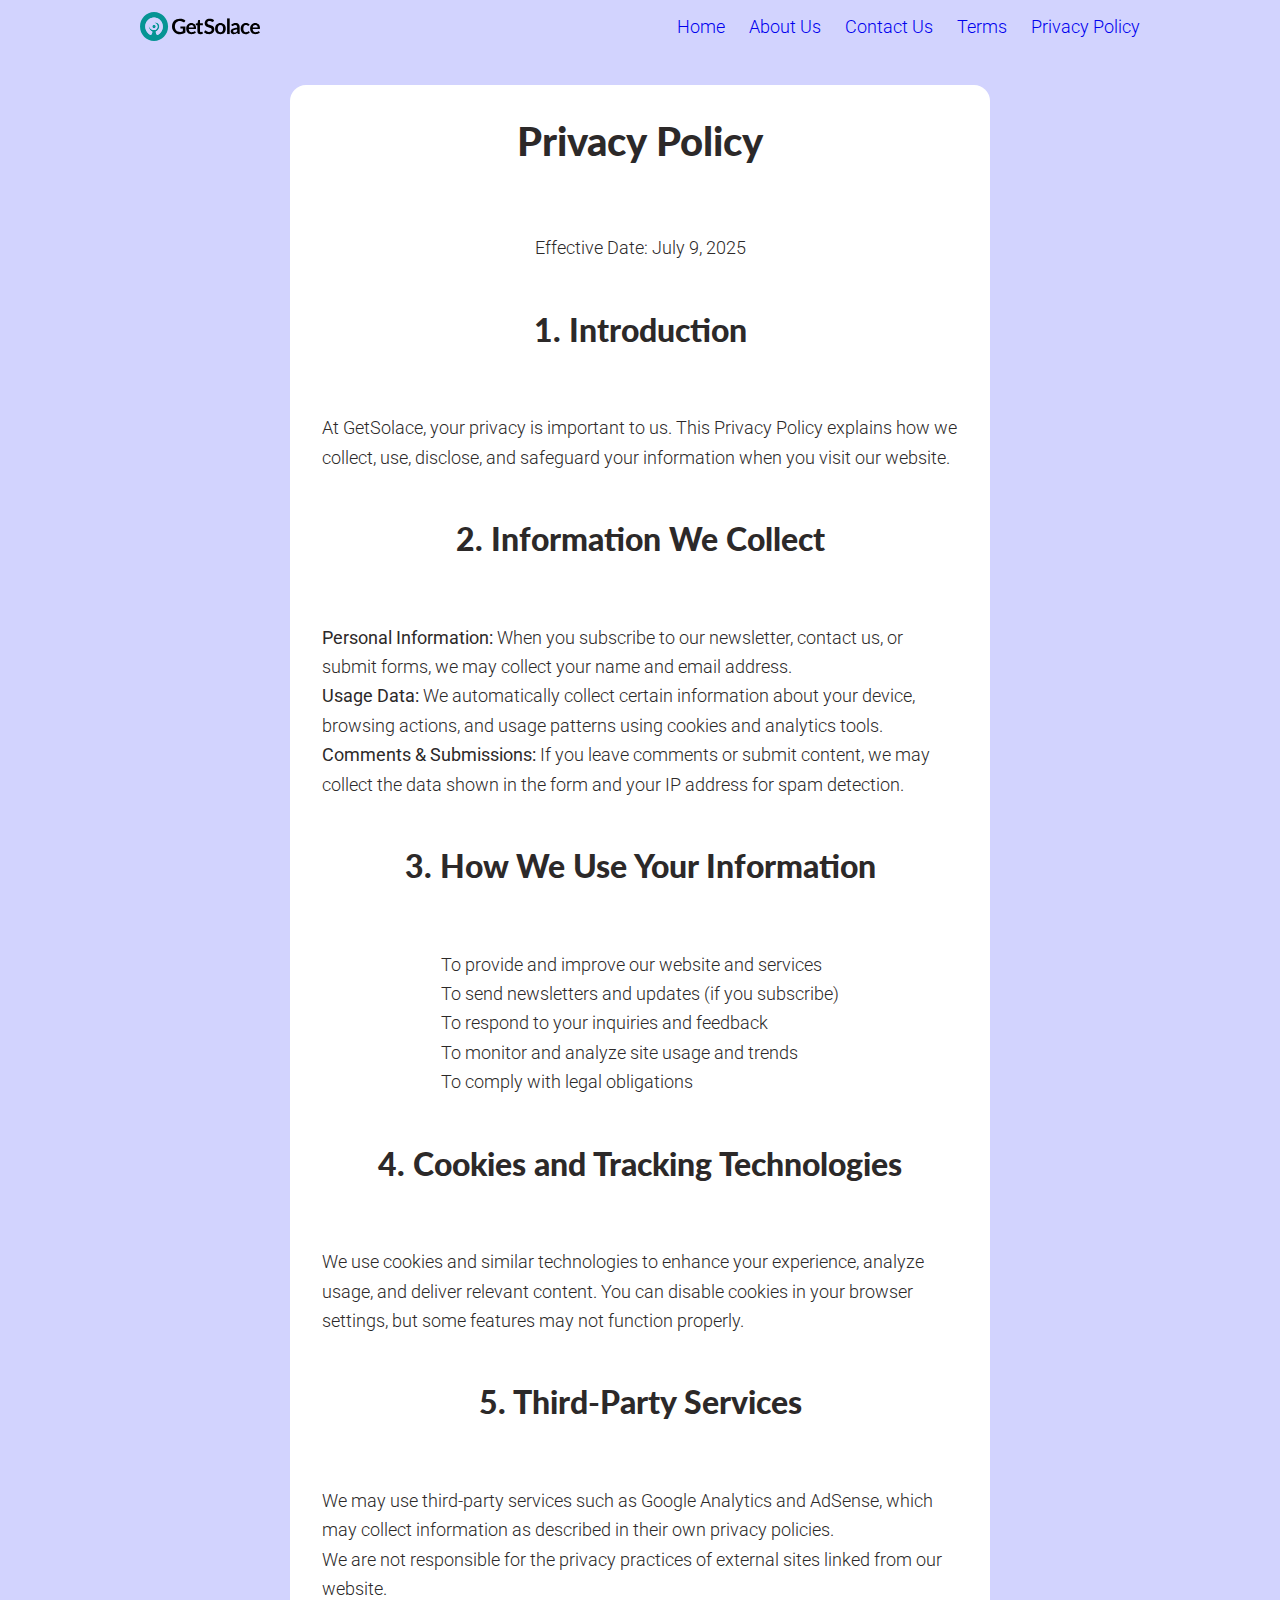
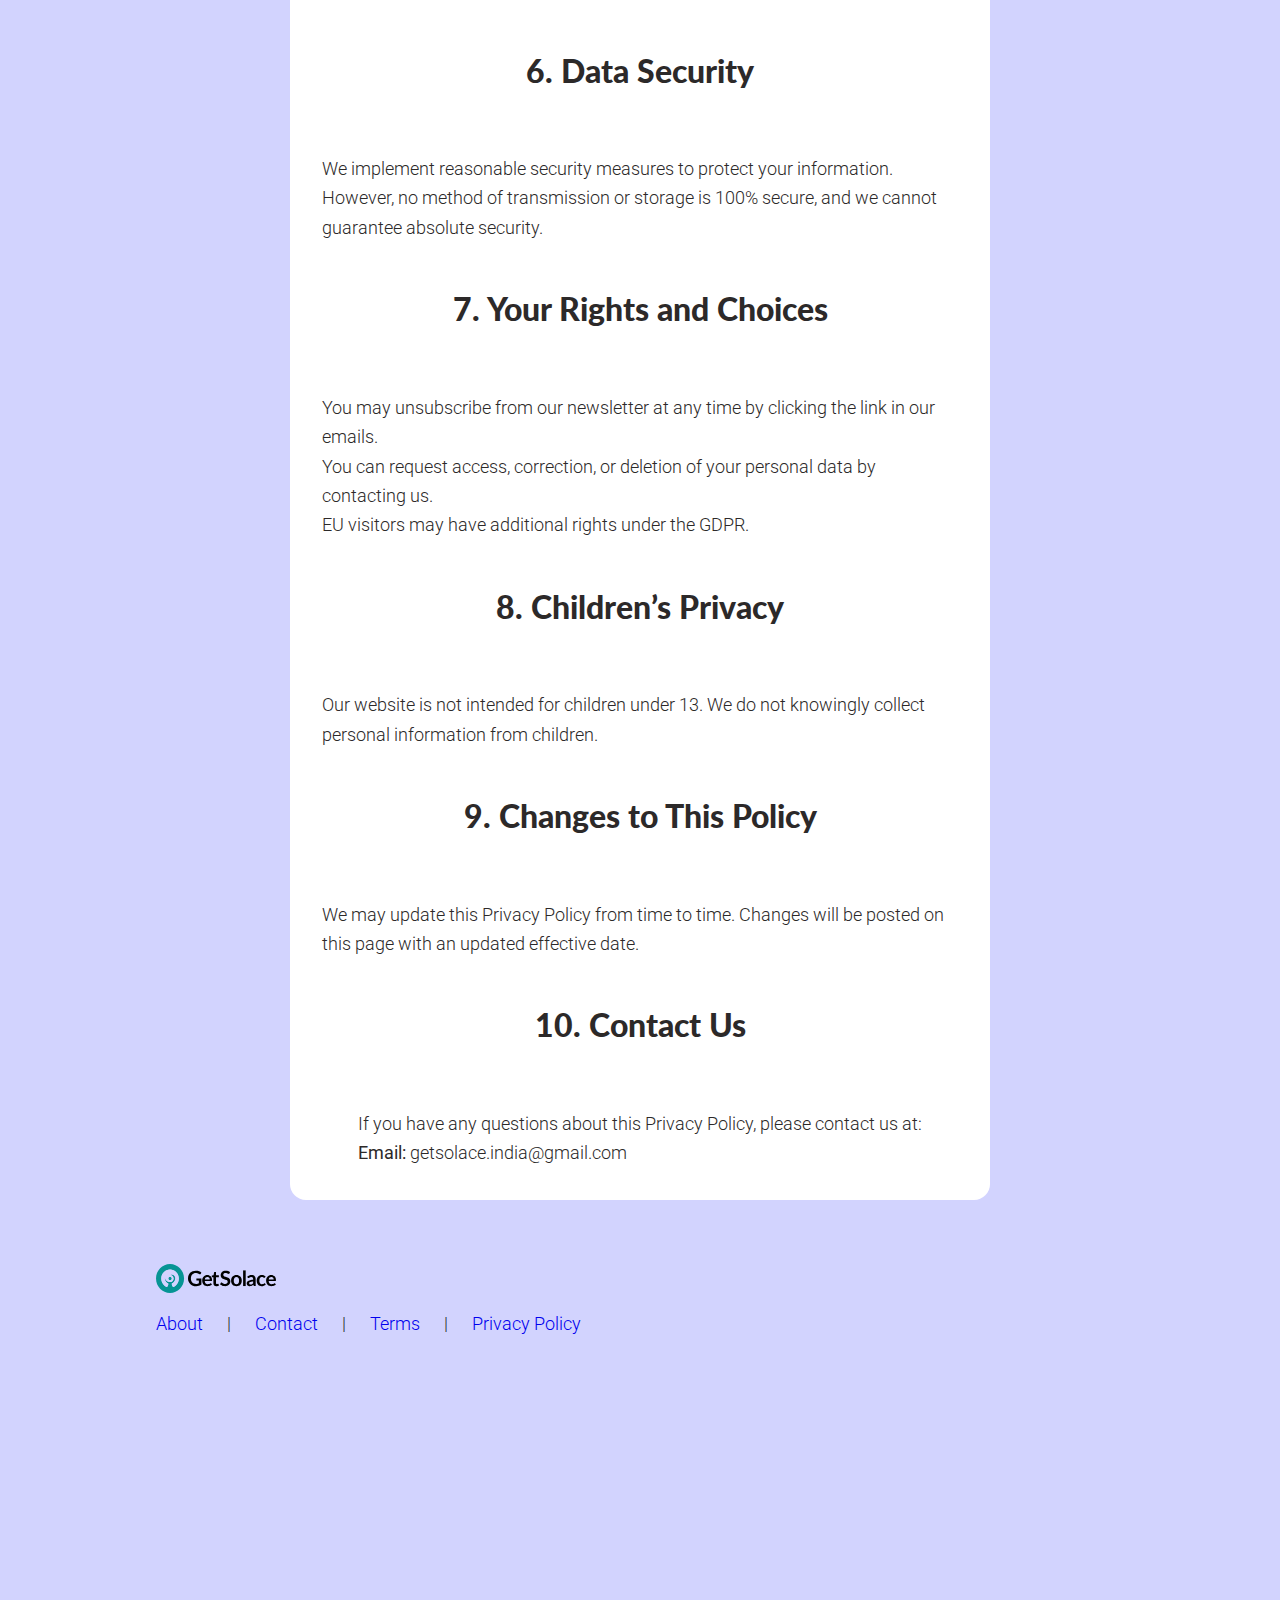
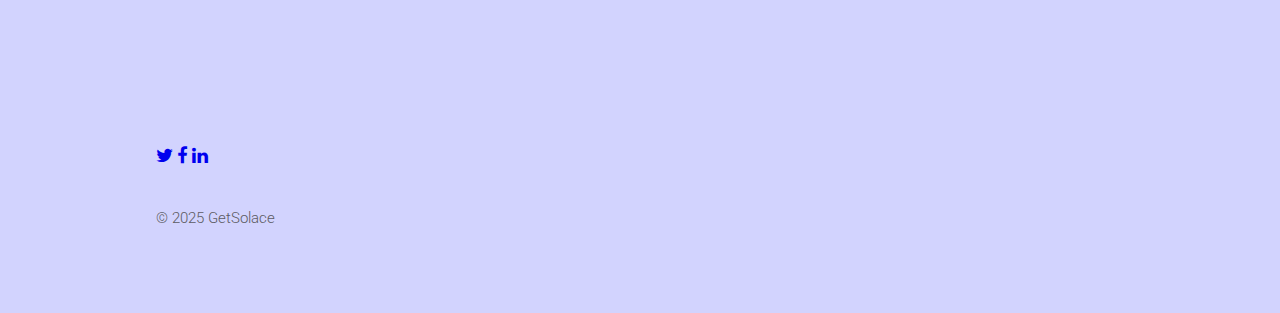
<file: privacy.html>
<!DOCTYPE html>
<html lang="en">
<head>
  <meta charset="UTF-8" />
  <meta name="viewport" content="width=device-width, initial-scale=1.0" />
  <title>Privacy Policy | GetSolace</title>
  <meta name="description" content="Read the GetSolace Privacy Policy to understand how we collect, use, and protect your personal information.">
  <link rel="stylesheet" href="style.css" />
  <link rel="stylesheet" href="https://cdnjs.cloudflare.com/ajax/libs/font-awesome/4.7.0/css/font-awesome.min.css">
  <script src="main.js" defer></script>
</head>
<body>
  <!-- Header -->
  <header>
    <nav>
      <div class="header__brand">
        <div class="header__logo font-secondary">
          <img src="img/logo.svg" alt="GetSolace logo">
        </div>
        <button class="header__toggle" id="navToggle" aria-label="Open menu" aria-expanded="false" aria-controls="navMenu">
          <svg width="32" height="32" viewBox="0 0 32 32" fill="none">
            <rect y="7" width="32" height="3" rx="1.5" fill="#5c5b62"/>
            <rect y="15" width="32" height="3" rx="1.5" fill="#5c5b62"/>
            <rect y="23" width="32" height="3" rx="1.5" fill="#5c5b62"/>
          </svg>
        </button>
      </div>
      <ul class="header__nav" id="navMenu" aria-hidden="true">
        <li><a href="index.html">Home</a></li>
        <li><a href="about.html">About Us</a></li>
        <li><a href="contact.html">Contact Us</a></li>
        <li><a href="terms.html">Terms</a></li>
        <li><a href="privacy.html">Privacy Policy</a></li>
      </ul>
    </nav>
  </header>

  <main>
    <section class="features" style="max-width:700px; margin:2rem auto; background:#fff; border-radius:16px; padding:2rem;">
      <h1>Privacy Policy</h1>
      <p>Effective Date: July 9, 2025</p>

      <h2>1. Introduction</h2>
      <p>
        At GetSolace, your privacy is important to us. This Privacy Policy explains how we collect, use, disclose, and safeguard your information when you visit our website.
      </p>

      <h2>2. Information We Collect</h2>
      <ul>
        <li><strong>Personal Information:</strong> When you subscribe to our newsletter, contact us, or submit forms, we may collect your name and email address.</li>
        <li><strong>Usage Data:</strong> We automatically collect certain information about your device, browsing actions, and usage patterns using cookies and analytics tools.</li>
        <li><strong>Comments & Submissions:</strong> If you leave comments or submit content, we may collect the data shown in the form and your IP address for spam detection.</li>
      </ul>

      <h2>3. How We Use Your Information</h2>
      <ul>
        <li>To provide and improve our website and services</li>
        <li>To send newsletters and updates (if you subscribe)</li>
        <li>To respond to your inquiries and feedback</li>
        <li>To monitor and analyze site usage and trends</li>
        <li>To comply with legal obligations</li>
      </ul>

      <h2>4. Cookies and Tracking Technologies</h2>
      <p>
        We use cookies and similar technologies to enhance your experience, analyze usage, and deliver relevant content. You can disable cookies in your browser settings, but some features may not function properly.
      </p>

      <h2>5. Third-Party Services</h2>
      <ul>
        <li>We may use third-party services such as Google Analytics and AdSense, which may collect information as described in their own privacy policies.</li>
        <li>We are not responsible for the privacy practices of external sites linked from our website.</li>
      </ul>

      <h2>6. Data Security</h2>
      <p>
        We implement reasonable security measures to protect your information. However, no method of transmission or storage is 100% secure, and we cannot guarantee absolute security.
      </p>

      <h2>7. Your Rights and Choices</h2>
      <ul>
        <li>You may unsubscribe from our newsletter at any time by clicking the link in our emails.</li>
        <li>You can request access, correction, or deletion of your personal data by contacting us.</li>
        <li>EU visitors may have additional rights under the GDPR.</li>
      </ul>

      <h2>8. Children’s Privacy</h2>
      <p>
        Our website is not intended for children under 13. We do not knowingly collect personal information from children.
      </p>

      <h2>9. Changes to This Policy</h2>
      <p>
        We may update this Privacy Policy from time to time. Changes will be posted on this page with an updated effective date.
      </p>

      <h2>10. Contact Us</h2>
      <p>
        If you have any questions about this Privacy Policy, please contact us at:<br>
        <strong>Email:</strong> getsolace.india@gmail.com
      </p>
    </section>
  </main>

  <!-- Footer -->
  <footer>
    <div class="footer__container">
      <div class="footer__content">
        <div class="footer__socials">
          <div class="header__brand">
            <div class="header__logo font-secondary">
              <img src="img/logo.svg" alt="GetSolace logo">
            </div>
          </div>
          <div class="footer__links">
            <a href="about.html">About</a> |
            <a href="contact.html">Contact</a> |
            <a href="terms.html">Terms</a> |
            <a href="privacy.html">Privacy Policy</a>
          </div>
          <div style="margin:1rem 0;">
            <a href="#" class="fa fa-twitter" aria-label="Twitter"></a>
            <a href="#" class="fa fa-facebook" aria-label="Facebook"></a>
            <a href="#" class="fa fa-linkedin" aria-label="LinkedIn"></a>
          </div>
          <p class="font-size-small font-grey">
            <small>&copy; 2025 GetSolace</small>
          </p>
        </div>
      </div>
      <div class="footer__return-link"></div>
    </div>
  </footer>
</body>
</html>
</file>
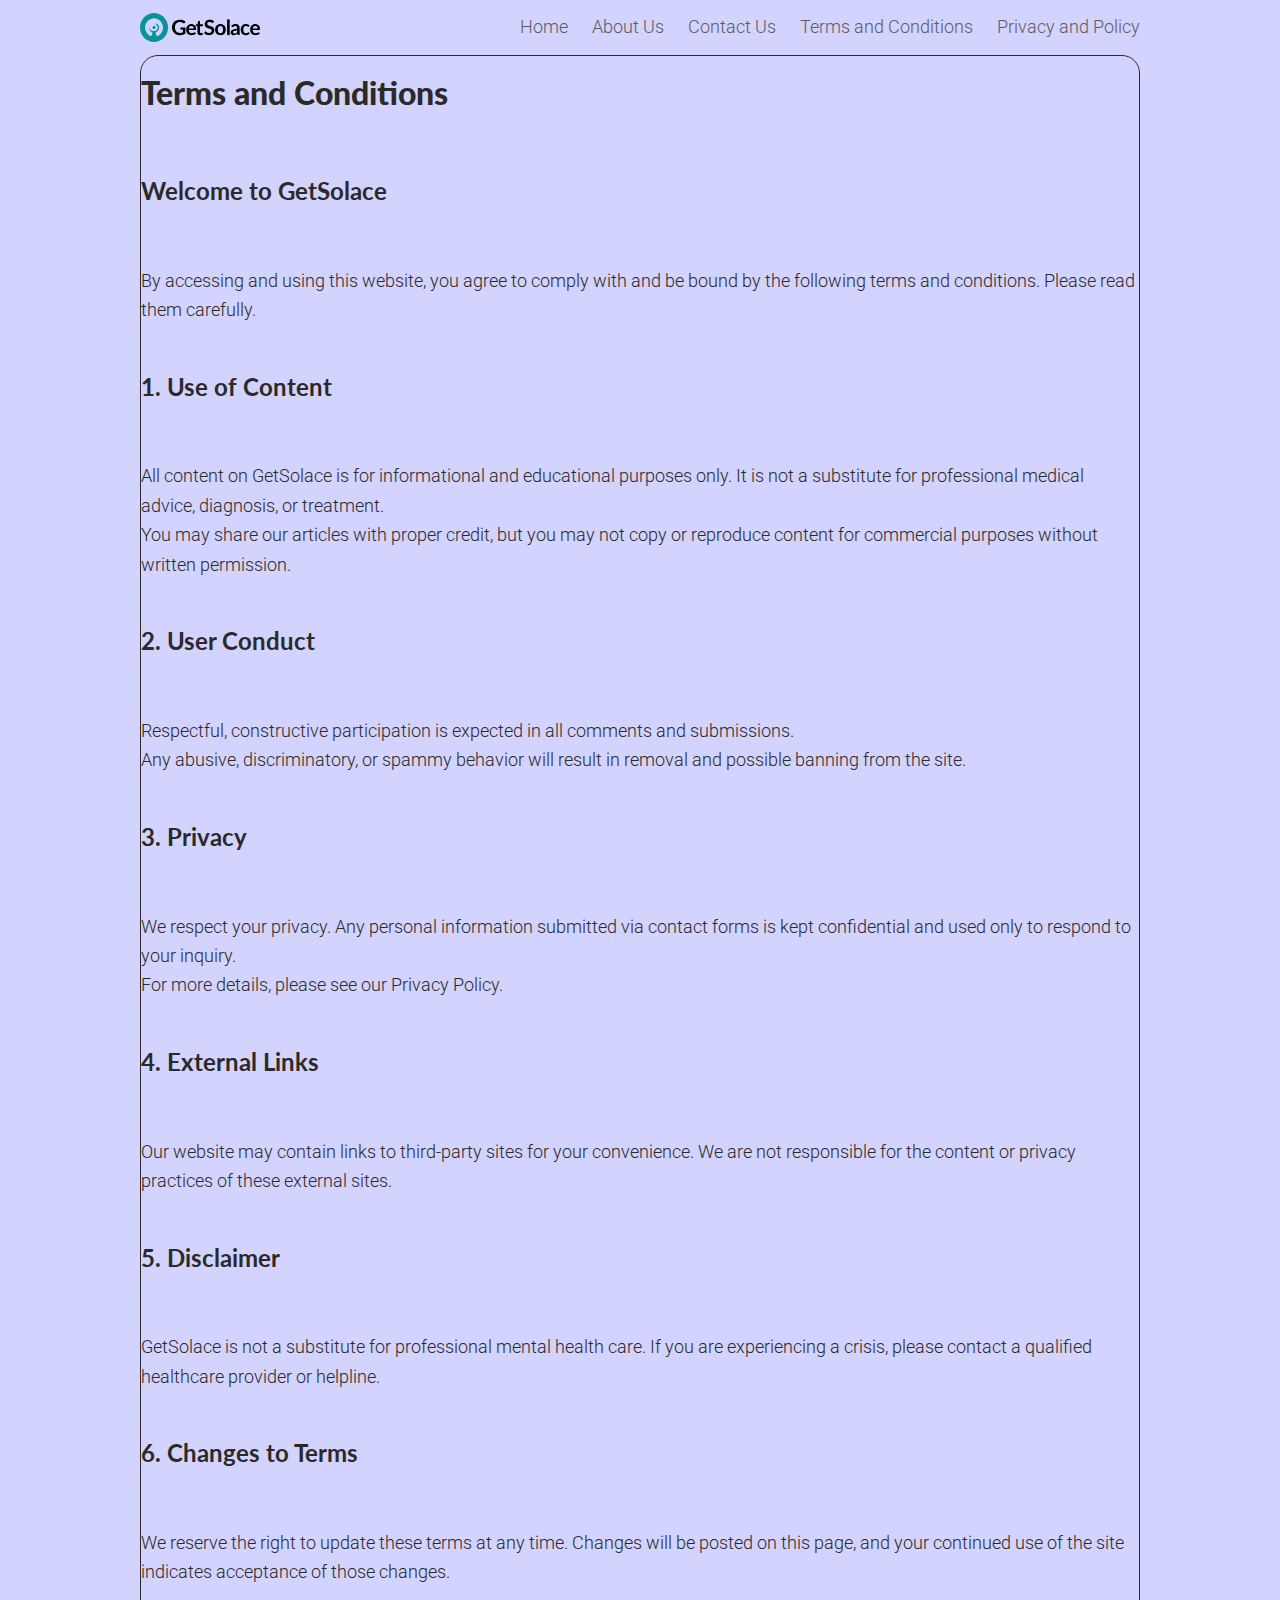
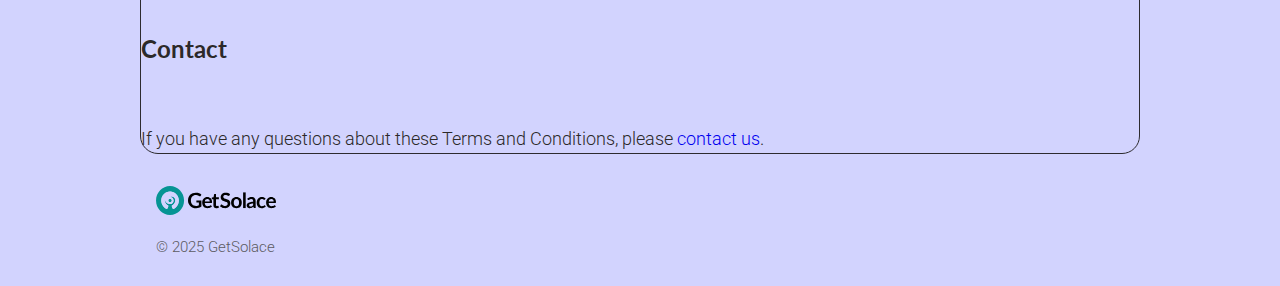
<file: terms.html>
<!DOCTYPE html>
<html lang="en">
  <head>
    <meta charset="UTF-8" />
    <meta name="viewport" content="width=device-width, initial-scale=1.0" />
    <title>Terms and Conditions | GetSolace</title>
    <link rel="stylesheet" href="style.css" />
    <link rel="stylesheet" href="https://cdnjs.cloudflare.com/ajax/libs/font-awesome/4.7.0/css/font-awesome.min.css">
    <script src="main.js" defer></script>
  </head>
  <body>
    <header>
      <nav>
        <div class="header__brand">
          <div class="header__logo font-secondary">
            <img src="img/logo.svg" alt="logo">
          </div>
        </div>
        <ul class="header__nav" id="navMenu" aria-hidden="true">
            <li class="header__nav-item"><a href="index.html" class="font-grey font-size-medium">Home</a></li>
            <li class="header__nav-item"><a href="about.html" class="font-grey font-size-medium">About Us</a></li>
            <li class="header__nav-item"><a href="contact.html" class="font-grey font-size-medium">Contact Us</a></li>
            <li class="header__nav-item"><a href="terms.html" class="font-grey font-size-medium">Terms and Conditions</a></li>
            <li class="header__nav-item"><a href="privacy.html" class="font-grey font-size-medium">Privacy and Policy</a></li>
        </ul>
      </nav>
    </header>
    <main>
      <section id="terms" class="features">
        <article class="features__card blog__post">
          <h2>Terms and Conditions</h2>
          <h3>Welcome to GetSolace</h3>
          <p>
            By accessing and using this website, you agree to comply with and be bound by the following terms and conditions. Please read them carefully.
          </p>
          <h3>1. Use of Content</h3>
          <ul>
            <li>All content on GetSolace is for informational and educational purposes only. It is not a substitute for professional medical advice, diagnosis, or treatment.</li>
            <li>You may share our articles with proper credit, but you may not copy or reproduce content for commercial purposes without written permission.</li>
          </ul>
          <h3>2. User Conduct</h3>
          <ul>
            <li>Respectful, constructive participation is expected in all comments and submissions.</li>
            <li>Any abusive, discriminatory, or spammy behavior will result in removal and possible banning from the site.</li>
          </ul>
          <h3>3. Privacy</h3>
          <ul>
            <li>We respect your privacy. Any personal information submitted via contact forms is kept confidential and used only to respond to your inquiry.</li>
            <li>For more details, please see our Privacy Policy.</li>
          </ul>
          <h3>4. External Links</h3>
          <ul>
            <li>Our website may contain links to third-party sites for your convenience. We are not responsible for the content or privacy practices of these external sites.</li>
          </ul>
          <h3>5. Disclaimer</h3>
          <ul>
            <li>GetSolace is not a substitute for professional mental health care. If you are experiencing a crisis, please contact a qualified healthcare provider or helpline.</li>
          </ul>
          <h3>6. Changes to Terms</h3>
          <ul>
            <li>We reserve the right to update these terms at any time. Changes will be posted on this page, and your continued use of the site indicates acceptance of those changes.</li>
          </ul>
          <h3>Contact</h3>
          <p>
            If you have any questions about these Terms and Conditions, please <a href="contact.html">contact us</a>.
          </p>
        </article>
      </section>
    </main>
    <footer>
      <div class="footer__container">
        <div class="footer__content">
          <div class="footer__socials">
            <div class="header__brand">
              <div class="header__logo font-secondary">
                <img src="img/logo.svg" alt="logo">
              </div>
            </div>
            <p class="font-size-small font-grey">
              <small>&copy; 2025 GetSolace</small>
            </p>
          </div>
        </div>
      </div>
    </footer>
  </body>
</html>
</file>
<file: style.css>
@import url('https://fonts.googleapis.com/css2?family=Lato:wght@700;900&family=Roboto:wght@300;400&display=swap');

*,
*::before,
*::after {
  margin: 0;
  padding: 0;
  box-sizing: border-box;
}

html, body {
  overflow-x: hidden;
  width: 100%;
  max-width: 100%;
}

img {
  max-width: 100%;
  height: auto;
  display: block;
}

body {
  max-width: clamp(320px, 90%, 1000px);
  margin: auto;
  overflow-x: hidden;
}

ul {
  list-style: none;
}

a {
  text-decoration: none;
  outline: none;
}

a:focus,
button:focus {
  outline: 2px solid var(--primary);
  outline-offset: 2px;
}

svg.icon {
  height: 25px;
  width: 25px;
}

/* Hide the hamburger icon by default */
nav .icon {
  display: none;
  font-size: 2rem;
  color: var(--font-grey);
  cursor: pointer;
  margin-left: 1rem;
}

.hero__image img {
  width: 100%;
  max-width: 600px; /* Adjust as needed */
  margin: 0 auto;
}

.header__logo{
  width: clamp(60px, 20vw, 120px);
  height: auto;
  display: flex;
  align-items: center;
  justify-content: center;
}

.header__logo img {
  width: 100%;
  height: auto;
  display: block;
  max-width: 120px;
}

/* Margin, Padding */

header {
  padding: 12px 0;
}

#hero {
  padding-top: 90px;
  padding-bottom: 180px;
}

.hero__image {
  padding: 24px;
  border-radius: 24px;
}

button {
  padding: 14px 18px;
  border-radius: 7px;
  border: none;
}

#headlines {
  padding-bottom: 160px;
}

#features {
  padding-bottom: 160px;
}

.features__headline {
  padding: 0 2rem;
}

.features__card {
  padding: 18px 0 0;
}

.features__card-content {
  padding: 18px 18px 0;
}

#collaborate {
  padding-bottom: 180px;
}

.emergency__container {
  padding-left: 48px;
}

.collaborate-content-item {
  padding: 16px 12px 24px;
}

#creativity {
  padding-bottom: 180px;
}

.further-links-card {
  padding: 20px;
  border-radius: 14px;
}

#further-links {
  padding-bottom: 180px;
}

footer {
  padding-bottom: 10px;
}

/* Colors & Fonts*/

:root {
  --background: #d2d3fe;
  --dark-grey: #212023;
  --light-grey: #2d2b2f;
  --font-light: #2c2929;
  --font-grey: #5c5b62;
  --primary: #248e8e;
  --secondary: #069595;
  --teal: #069494;
  --lavender: #d3d3ff; 
  --font-heading: 'Lato', Arial, sans-serif;
  --font-body: 'Roboto', Arial, sans-serif;
}

body {
  font-family: var(--font-body);
  font-weight: 300;
  color: var(--font-light);
  background-color: var(--background);
  font-size: 1.15rem; /* 18-20px for readability[12] */
  line-height: 1.6;
}

h1, h2, h3, h4, h5, h6 {
  font-family: var(--font-heading);
  color: var(--font-light);
  margin-bottom: 0.5em;
  line-height: 1.2;
}

h1, h2 {
  font-weight: 900;
}

h3, h4, h5, h6 {
  font-weight: 700;
}

h1 { font-size: 2.5rem; }   /* ~40px desktop, 32px mobile */
h2 { font-size: 2rem; }
h3 { font-size: 1.5rem; }
h4 { font-size: 1.2rem; }
h5, h6 { font-size: 1rem; }

p, li, label, input, textarea, button {
  font-family: var(--font-body);
  font-weight: 300;
  font-size: 1.15rem;
  line-height: 1.6;
}

.font-light {
  color: var(--font-light);
}
.font-grey {
  color: var(--font-grey);
}

.font-primary {
  color: var(--primary);
}

.font-secondary {
  color: var(--secondary);
}

.background-primary {
  background-color: var(--primary);
}

.background-secondary {
  background-color: var(--secondary);
}

.background-dark-grey {
  background-color: var(--dark-grey);
}

.background-light-grey {
  background: var(--light-grey);
}

.background-teal {
  background: var(--teal);
}

.fw-bold {
  font-weight: 900;
}

.fw-medium-bold {
  font-weight: 700;
}

.background-fade {
  position: relative;
}

.background-fade::before {
  transform: translateZ(0);
  position: absolute;
  content: "";
  z-index: -1;
  top: 10%;
  right: -35%;
  height: 80%;
  width: 150%;
  mix-blend-mode: screen;
  background: radial-gradient(
        circle farthest-corner at 0 0,
        var(--background) 30%,
        var(--primary) 65%,
        var(--secondary) 80%,
        var(--font-light) 110% 
      )
      no-repeat,
    radial-gradient(closest-side at 60% 50%, #732fc9 20%, #000 100%) no-repeat;
  background-size: 140px, 100%, cover;
  background-blend-mode: overlay;
}

/* Structure */

nav {
  display: flex;
  align-items: center;
  justify-content: space-between;
  gap: 1rem;
  flex-wrap: wrap;
}

.header__nav {
  display: flex;
  align-items: center;
  gap: 1.5rem;
  flex-wrap: wrap;
  margin-left: auto;
}

.header__nav-item,
.header__nav-item--right {
  display: flex;
  gap: 18px;
}

.header__nav-item { margin-right: auto; }
.header__nav-item--right { margin-left: auto; }

.header__brand {
  display: flex;
  align-items: center;
  gap: 1rem;
}

.header__toggle {
  display: none;
  background: none;
  border: none;
  cursor: pointer;
  padding: 0.5rem;
  margin-left: 1rem;
}

.header__logo {
  display: flex;
  flex-direction: column;
  justify-content: center;
}

.hero__container {
  display: flex;
  flex-direction: column;
  justify-content: space-evenly;
  align-items: flex-start;
  gap: 32px;
}

.hero__content {
  display: flex;
  flex-direction: column;
  gap: 24px;
}

.hero__cta {
  display: flex;
  justify-content: center;
  align-items: center;
  margin-top: 1rem;
}

.hero__cta button {
  display: block;
  margin: 0 auto;
}


.hero__image img {
  width: 100%;
}

.how-it-works__container {
  display: flex;
  justify-content: space-evenly;
  align-items: flex-start;
  gap: 2rem;
}

.how-it-works__steps {
  display: flex;
  flex-direction: column;
  gap: 4px;
  max-width: 60%;
}

.how-it-works__cta {
  display: flex;
  flex-direction: column;
  gap: 6px;
  align-items: center;
  justify-content: space-evenly;
}

.how-it-works__icon-container {
  padding: 14px;
  border-radius: 48px;
  background-image: url(img/app-background.svg);
  background-size: contain;
  border: 0.5px solid var(--light-grey);
}

.how-it-works__cta-link {
  text-align: center;
}

.how-it-works__icon {
  width: 120px;
  height: 120px;
}

.features {
  display: flex;
  gap: 48px;
  flex-direction: column;
  justify-content: space-evenly;
  align-items: center;
}

.features__grid {
  display: flex;
  flex-direction: column;
  gap: 24px;
}

.features__grid-row {
  display: flex;
  flex-wrap: wrap; /* Allows cards to stack */
  gap: 1.5rem;
  justify-content: center;
}
.features__card {
  flex: 1 1 300px; /* Minimum 300px, can grow */
  min-width: 280px; /* Prevent squishing */
  max-width: 100%; /* Allow full width on mobile */
  display: flex;
  flex-direction: column;
  gap: 48px;
  border: 1px solid var(--light-grey);
  border-radius: 18px;
}

.features__card-content {
  flex: auto;
}

.features__card-image {
  display: flex;
  flex: 1 1 50%;
  padding-top: 24px;
  justify-content: flex-end;
  align-items: flex-end;
  border-top-left-radius: 18px;
  max-width: 85%;
  align-self: flex-end;
}

.features__card-image img {
  max-width: 80%;
}

.emergency__container {
  display: flex;
  justify-content: center;
  align-items: center;
  padding: 2rem 1rem;
}

.emergency__info {
  max-width: 600px;
  width: 100%;
  text-align: center;
}

.collaborate-content {
  /* flex: 1 1 40%; */
  display: flex;
  flex-direction: column;
  justify-content: space-evenly;
}

.collaborate-content-item {
  display: flex;
  gap: 12px;
  align-items: center;
}

.collaborate-image {
  display: flex;
  flex-direction: column;
  justify-content: center;
}

.faq__container {
  display: flex;
  flex-direction: column;
  justify-content: space-evenly;
  gap: 24px;
}

.faq__list {
  display: grid;
  grid-template-columns: repeat(auto-fit, minmax(300px, 1fr));
  gap: 2rem;
}
.faq__card {
  flex-basis: 30%;
  display: flex;
  flex-direction: column;
  align-items: flex-start;
}

.faq__card-content {
  display: flex;
  flex-direction: column;
  gap: 12px;
}

.faq__image {
  margin: auto;
}

.faq__links {
  text-align: center;
}

.faq__links a {
  text-decoration: underline;
  color: var(--font-grey);
}

.further-links-container {
  display: flex;
  flex-direction: column;
  gap: 60px;
}

.further-links-headline {
  display: flex;
  flex-direction: column;
  gap: 32px;
  justify-content: center;
  align-items: center;
}

.further-links-card-row {
  display: flex;
  flex-wrap: wrap;
  gap: 12px;
}

.further-links-card {
  flex: 1 0 25%;
  display: flex;
  flex-direction: column;
  gap: 12px;
}

.footer__container {
  display: flex;
  flex-direction: column;
  gap: 2rem;
  padding: 2rem 1rem 1rem 1rem;
}

.footer__content {
  display: flex;
  flex-wrap: wrap;
  gap: 2rem;
  justify-content: space-between;
}

.footer__socials-list ul {
  display: flex;
  gap: 0.5rem;
  flex-wrap: wrap;
  padding: 0;
}

.footer__socials-list ul li {
  margin: 0;
}

.footer__socials {
  min-width: 180px;
  flex: 1 1 180px;
  display: flex;
  flex-direction: column;
  gap: 1rem;
  align-items: flex-start;
}

.footer__links {
  display: flex;
  flex-wrap: wrap;
  gap: 1.5rem;
  flex: 3 1 400px;
  justify-content: flex-end;
}

.footer__links-group {
  min-width: 120px;
  flex: 1 1 120px;
}

.footer__return-link {
  text-align: center;
  margin-top: 1.5rem;
}

/* Behaviors */

a, button {
  transition: color 0.2s, background 0.2s, border-bottom 0.2s;
}
.header__nav a {
  border-bottom: 2px solid transparent;
  transition: color 0.2s, background 0.2s, border-bottom 0.2s;
}
.header__nav a:hover {
  border-bottom: 2px solid var(--light-grey);
  color: var(--font-light);
}
button:hover {
  background-color: var(--primary);
}
.hero__cta a:hover {
  transition: color 1s;
  color: var(--background);
}

#headlines a:hover {
  transition: color 1s;
  color: var(--primary);
}

.features__grid a:hover {
  transition: color 1s;
  color: var(--primary);
}

#collaborate a:hover {
  transition: color 1s;
  color: var(--primary);
}
.collaborate-content-item:hover {
  transition: background 1s;
  background: var(--light-grey);
  border-radius: 14px;
}

.faq__container a:hover {
  transition: color 1s;
  color: var(--primary);
}

.faq__links a:hover {
  transition: color 1s;
  color: var(--font-light);
}

footer a:hover {
  transition: color 1s;
  color: var(--font-grey);
}

.footer__return-link a:hover {
  transition: color 1s, border-bottom 1s;
  border-bottom: 2px solid var(--light-grey);

  color: var(--font-light);
}



/* Responsive for smaller devices */
@media (max-width: 768px) {
  h1 { font-size: 2rem; }
  h2 { font-size: 1.5rem; }
  h3 { font-size: 1.2rem; }
  body, p, li, label, input, textarea, button {
    font-size: 1rem; /* 16px for mobile accessibility */
  }
  #hero {
    padding: 2rem 0 !important; /* Reduces large spacing */
  }
  .hero__container {
    flex-direction: column; /* Stacks text above image */
  }
  .features__card {
    flex-basis: 100%; /* Full width on mobile */
    max-width: 100%;
  }
  .header__nav {
    flex-direction: column;
    align-items: flex-start;
    gap: 1rem;
  }
  .header__nav-item, 
  .header__nav-item--right {
    margin: 0 !important;
  }
  /* Remove <br> spacing in hero */
  .hero__content br {
    display: none;
  }
  footer p,
  footer h2,
  footer h3,
  footer h4 {
    text-align: center !important;
    margin-left: auto;
    margin-right: auto;
  }
  .footer__socials,
  .footer__socials .header__brand,
  .footer__socials .header__logo {
    display: flex;
    justify-content: center;
    align-items: center;
    margin: 0 auto;
    width: 100%;
  }
  .footer__socials .header__logo img {
    margin: 0 auto;
    display: block;
  }
  .footer__links,
  .footer__links-group,
  .footer__links-group ul {
    display: flex;
    flex-direction: column;
    align-items: center;
    justify-content: center;
    text-align: center;
    margin: 0 auto;
    width: 100%;
  }
  .footer__links-group ul li {
    margin: 0.3rem 0;
  }
  .footer__return-link {
    text-align: center;
    margin: 1rem auto 0 auto;
    width: 100%;
  }
}

@media (min-width: 769px) and (max-width: 1024px) {
  .features__card {
    flex-basis: calc(50% - 24px); /* 2 cards/row accounting for gap */
  }
}

@media (max-width: 480px) {
  .header__logo {
    width: 60vw;
    max-width: 90px;
  }
  .faq__card {
    width: 100% !important;
  }
}

@media (max-width: 600px) {
  .how-it-works__icon {
    width: 70px;
    height: 70px;
  }
  .features__headline {
    padding: 0 1rem;
  }
  .emergency__container {
    padding: 1.5rem 0.5rem;
  }
  .emergency__info {
    text-align: center;
    padding: 0 0.5rem;
  }
  .faq__card {
    flex-basis: 100% !important; /* Full width cards */
  }
}

@media (max-width: 900px) {
  nav {
    flex-direction: column;
    align-items: stretch;
    gap: 0.5rem;
  }
  .header__nav {
    flex-direction: column;
    align-items: flex-start;
    width: 100%;
    gap: 0.5rem;
    margin-left: 0;
  }
  .header__brand {
    justify-content: center;
    margin-bottom: 0.5rem;
  }
  nav {
    flex-direction: column;
    align-items: stretch;
    gap: 0;
  }
  .header__brand {
    flex-direction: row;
    align-items: center;
    justify-content: space-between;
    width: 100%;
    margin-bottom: 0;
    padding: 0 1rem;
  }
  .header__toggle {
    display: block;
  }
  .header__nav {
    display: none;
    flex-direction: column;
    width: 100%;
    background: var(--background);
    box-shadow: 0 2px 8px rgba(0,0,0,0.07);
    padding: 1rem 0;
    margin: 0;
  }
  .header__nav.show {
    display: flex;
  }
  .header__nav li {
    width: 100%;
    padding: 0.5rem 1rem;
  }
  .how-it-works__container {
    flex-direction: column;
    align-items: stretch;
    gap: 2.5rem;
  }
  .how-it-works__steps,
  .how-it-works__cta {
    max-width: 100%;
    width: 100%;
  }
  .how-it-works__cta {
    align-items: center;
    text-align: center;
  }
  .footer__content {
    flex-direction: column;
    align-items: stretch;
    gap: 2rem;
  }
  .footer__links {
    flex-direction: column;
    gap: 1rem;
    align-items: flex-start;
  }
  .footer__socials {
    align-items: center;
    text-align: center;
  }
  .footer__links-group {
    min-width: 0;
    width: 100%;
  }
}
</file>
